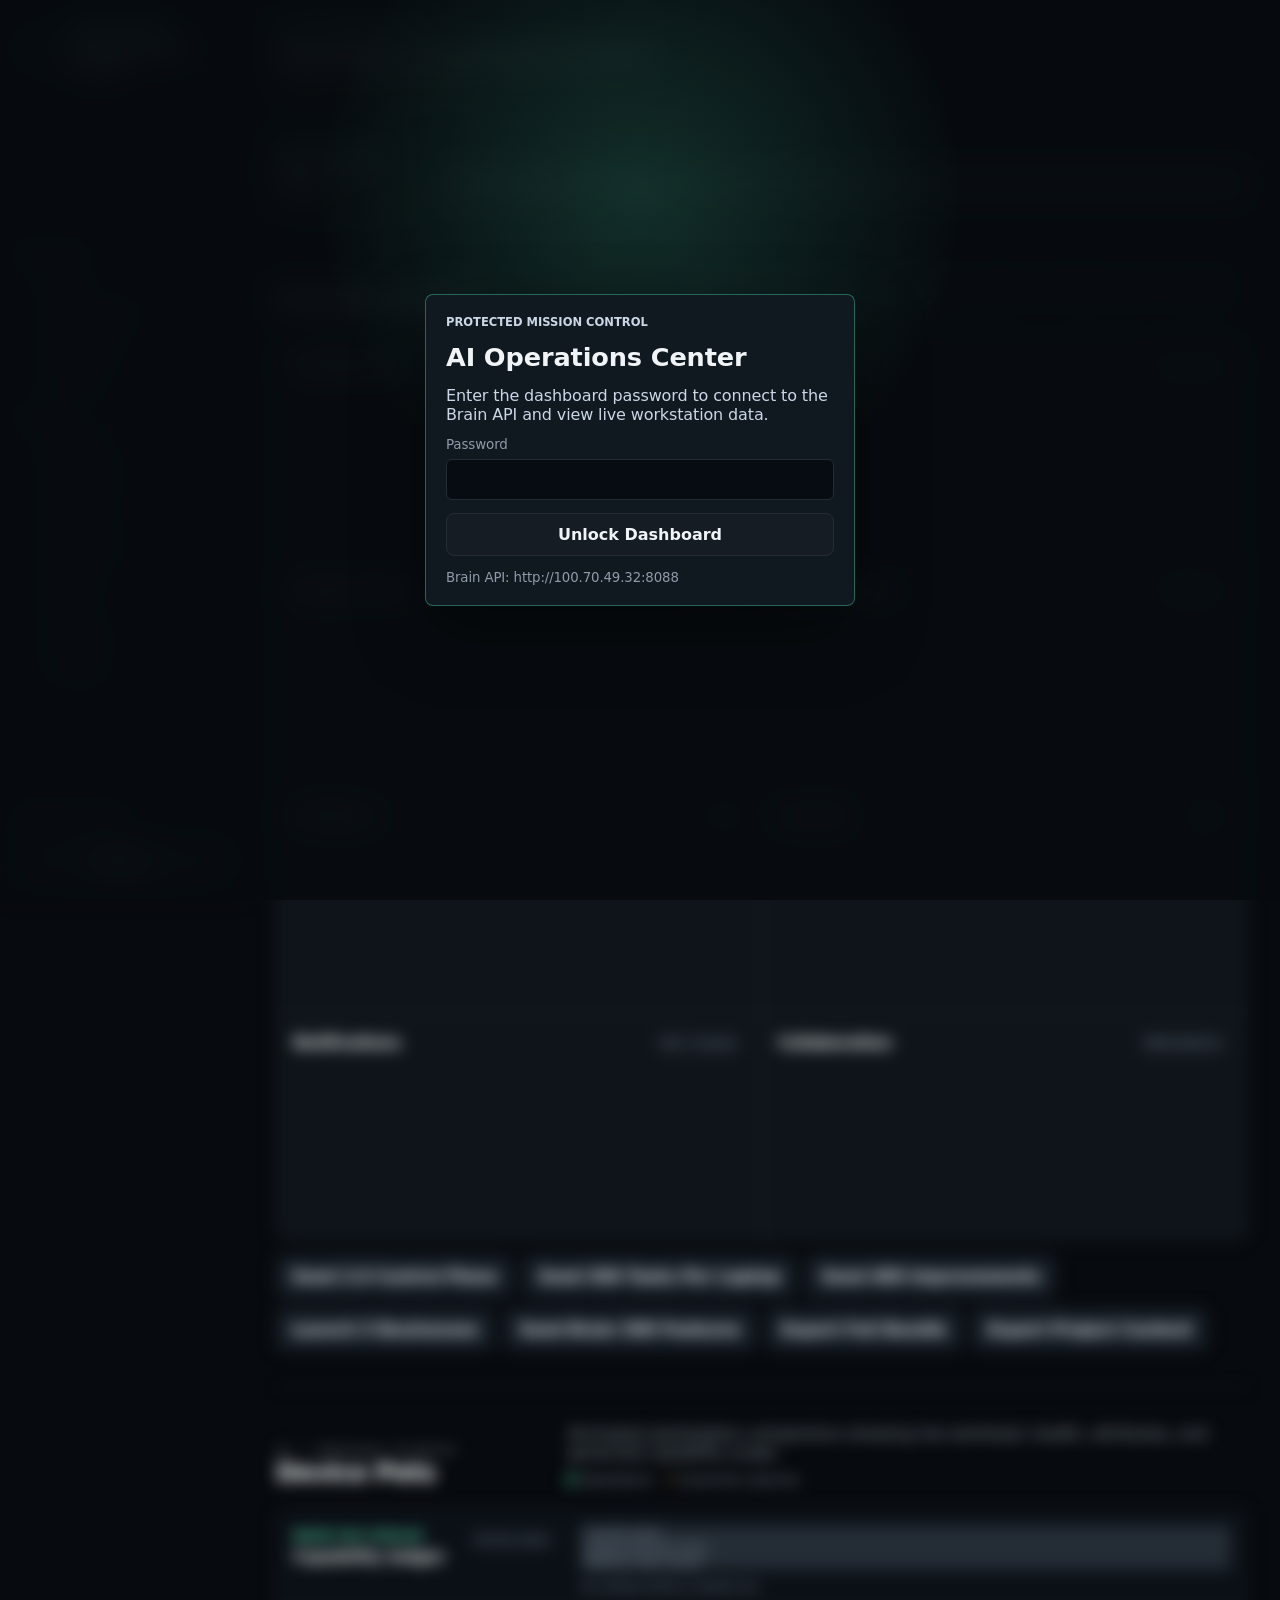
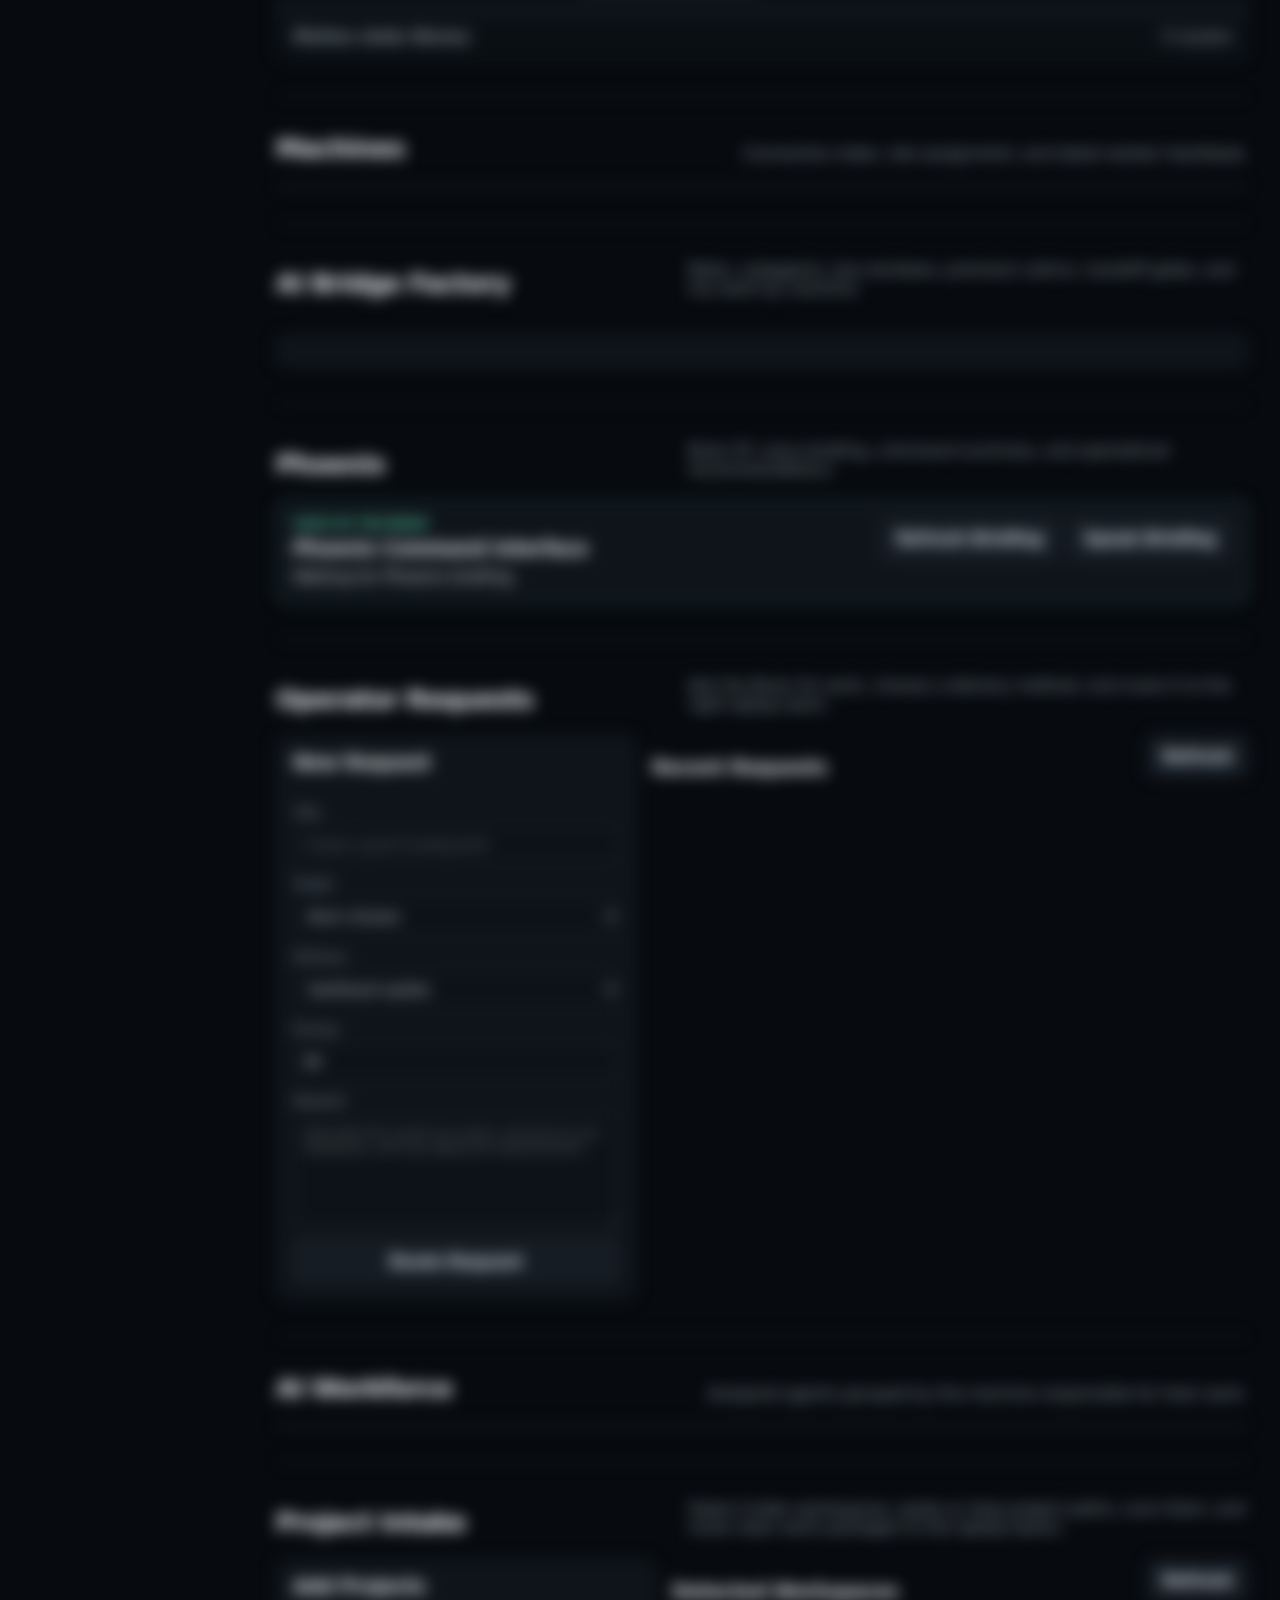
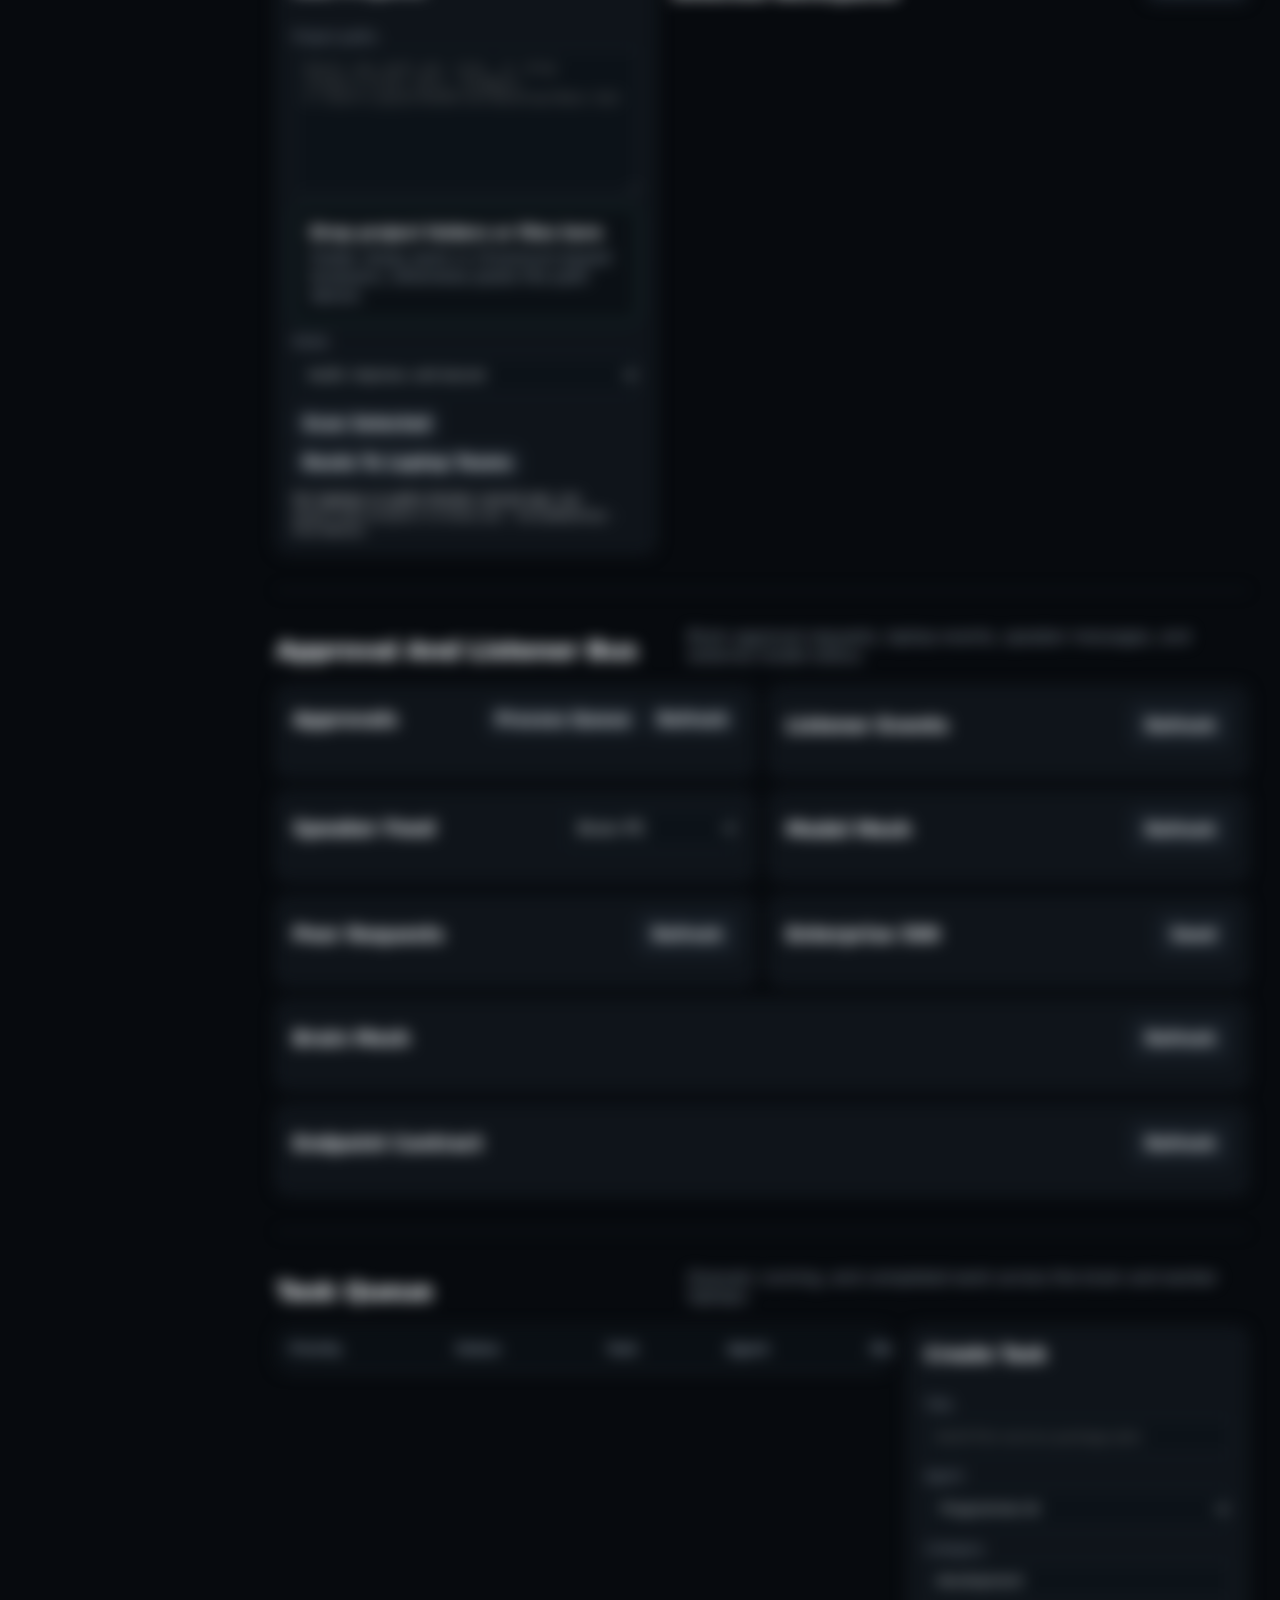
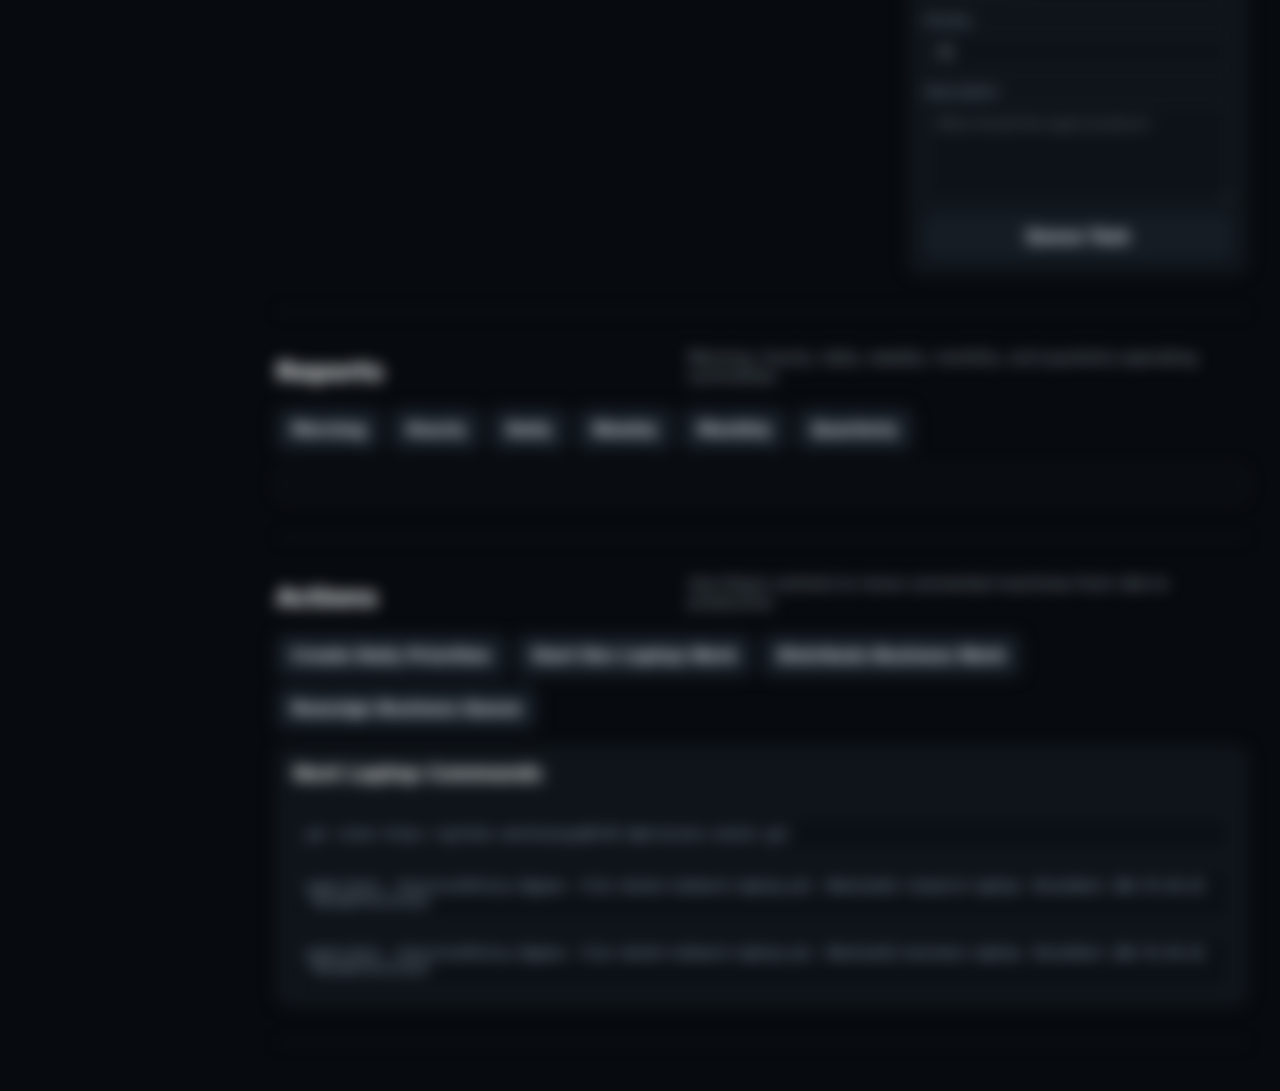
<file: dashboard/index.html>
<!doctype html>
<html lang="en">
  <head>
    <meta charset="utf-8" />
    <meta name="viewport" content="width=device-width, initial-scale=1" />
    <title>AI Operations Center</title>
    <link rel="stylesheet" href="./styles.css?v=command-center-pets-20260713h-motion4-petpop2" />
  </head>
  <body>
    <a class="skip-link" href="#command-workspace">Skip to command workspace</a>
    <section id="dashboard-lock" class="dashboard-lock" aria-labelledby="lock-title">
      <form id="dashboard-login-form" class="dashboard-login">
        <p class="eyebrow">Protected Mission Control</p>
        <h1 id="lock-title">AI Operations Center</h1>
        <p>Enter the dashboard password to connect to the Brain API and view live workstation data.</p>
        <label>
          Password
          <input name="password" type="password" autocomplete="current-password" required />
        </label>
        <button type="submit">Unlock Dashboard</button>
        <small id="dashboard-login-message">Brain API will be detected automatically.</small>
      </form>
    </section>
    <div class="app-shell">
      <aside class="sidebar">
        <div class="sidebar-brand">
          <span class="brand-mark" aria-hidden="true">B</span>
          <div>
            <p class="eyebrow">Bleujay Brain</p>
            <h1>AI Operations Center</h1>
          </div>
        </div>
        <nav aria-label="Dashboard sections">
          <span class="nav-label">Monitor</span>
          <a href="#noc"><span>01</span>NOC</a>
          <a href="#device-pets"><span>02</span>Device Pets</a>
          <a href="#machines"><span>03</span>Machines</a>
          <a href="#factory"><span>04</span>Factory</a>
          <span class="nav-label">Operate</span>
          <a href="#phoenix"><span>05</span>Phoenix</a>
          <a href="#operator-requests"><span>06</span>Requests</a>
          <a href="#project-intake"><span>07</span>Projects</a>
          <a href="#brain-bus"><span>08</span>Brain Bus</a>
          <a href="#agents"><span>09</span>Agents</a>
          <a href="#tasks"><span>10</span>Tasks</a>
          <a href="#reports"><span>11</span>Reports</a>
          <a href="#actions"><span>12</span>Actions</a>
        </nav>
        <div class="sidebar-footer">
          <span id="last-refresh">Waiting for data</span>
          <button id="refresh-button" type="button">Refresh</button>
        </div>
      </aside>

      <main id="command-workspace">
        <section class="topbar" aria-labelledby="overview-title">
          <div>
            <p class="eyebrow live-eyebrow"><span aria-hidden="true"></span>Live command view</p>
            <h2 id="overview-title">Workforce command center</h2>
            <p id="api-connection-status" class="connection-status">Waiting for dashboard unlock.</p>
          </div>
          <div class="status-strip" id="summary-strip"></div>
        </section>

        <section id="release-assurance" class="release-assurance" aria-labelledby="release-assurance-title" data-release-stage="waiting">
          <div class="release-assurance-heading">
            <div>
              <p class="eyebrow">Release assurance</p>
              <h2 id="release-assurance-title">Live contract gates</h2>
            </div>
            <span id="release-assurance-status" class="release-status pending" role="status">Waiting for live contracts</span>
          </div>
          <div id="release-assurance-gates" class="release-assurance-gates" aria-live="polite">
            <span class="muted">Assurance gates initialize after dashboard unlock.</span>
          </div>
          <p id="release-assurance-updated" class="release-assurance-updated">No assurance snapshot yet.</p>
        </section>

        <section id="noc" class="workspace-section noc-section">
          <div class="section-heading">
            <h2>Enterprise NOC</h2>
            <p>Mission Control view for workforce, projects, infrastructure, AI usage, security, notifications, and KPIs.</p>
          </div>
          <div class="noc-grid">
            <article class="noc-panel">
              <header><h3>AI Workforce</h3><span id="noc-ai-updated" class="pill">live</span></header>
              <div id="noc-workforce" class="noc-metrics"></div>
            </article>
            <article class="noc-panel">
              <header><h3>Projects</h3><span class="pill">Brain split</span></header>
              <div id="noc-projects" class="compact-list"></div>
            </article>
            <article class="noc-panel">
              <header><h3>Business KPIs</h3><span class="pill">Revenue</span></header>
              <div id="noc-business" class="noc-metrics"></div>
            </article>
            <article class="noc-panel">
              <header><h3>Infrastructure</h3><span class="pill">Telemetry</span></header>
              <div id="noc-infra" class="compact-list"></div>
            </article>
            <article class="noc-panel">
              <header><h3>AI Metrics</h3><span class="pill">Cost</span></header>
              <div id="noc-ai-metrics" class="noc-metrics"></div>
            </article>
            <article class="noc-panel">
              <header><h3>Security</h3><span class="pill">Audit</span></header>
              <div id="noc-security" class="compact-list"></div>
            </article>
            <article class="noc-panel">
              <header><h3>Notifications</h3><span class="pill">Ack / snooze</span></header>
              <div id="noc-notifications" class="compact-list"></div>
            </article>
            <article class="noc-panel">
              <header><h3>Collaboration</h3><span class="pill">Workstations</span></header>
              <div id="noc-collaboration" class="compact-list"></div>
            </article>
          </div>
          <div class="export-panel">
            <button id="ops2-seed" type="button">Seed 2.0 Control Plane</button>
            <button id="ops2-seed-laptop-work" type="button">Seed 500 Tasks Per Laptop</button>
            <button id="ops2-seed-expansion" type="button">Seed 400 Improvements</button>
            <button id="ops2-seed-businesses" type="button">Launch 5 Businesses</button>
            <button id="enterprise-feature-seed" type="button">Seed Brain 500 Features</button>
            <button id="ops2-export-all" type="button">Export Full Bundle</button>
            <button id="ops2-export-project" type="button">Export Project Context</button>
          </div>
        </section>

        <section id="device-pets" class="workspace-section">
          <div class="section-heading pet-section-heading">
            <div>
              <p class="section-index">02 / Companion telemetry</p>
              <h2>Device Pets</h2>
            </div>
            <div class="pet-heading-copy">
              <p>Animated workstation companions showing live workload, health, attributes, and governed capability scope.</p>
              <div class="capability-legend" aria-label="Capability status legend">
                <span><i class="capability-dot operational"></i>Operational</span>
                <span><i class="capability-dot governed"></i>Governed / planned</span>
              </div>
            </div>
          </div>
          <section id="brain-feature-counter" class="brain-feature-counter" aria-labelledby="brain-feature-counter-title" aria-live="polite">
            <div class="brain-feature-counter-heading">
              <div><p class="eyebrow">Brain 500 catalog</p><h3 id="brain-feature-counter-title">Capability ledger</h3></div>
              <span id="brain-feature-integrity" class="brain-feature-integrity pending">Awaiting ledger</span>
            </div>
            <div id="brain-feature-counts" class="brain-feature-counts"><span class="muted">Counts load independently from lifetime task totals.</span></div>
            <p id="brain-feature-evidence" class="brain-feature-evidence">No catalog evidence snapshot yet.</p>
          </section>
          <div id="pet-capability-overview" class="pet-capability-overview" aria-label="PET capability overview"></div>
          <div class="pet-grid" id="pet-grid"></div>
          <div class="animation-bank">
            <strong>Motion state library</strong>
            <span id="animation-bank-count">0 loaded</span>
          </div>
        </section>

        <section id="machines" class="workspace-section">
          <div class="section-heading">
            <h2>Machines</h2>
            <p>Connection state, role assignment, and latest worker heartbeat.</p>
          </div>
          <div class="machine-grid" id="machine-grid"></div>
        </section>

        <section id="factory" class="workspace-section">
          <div class="section-heading">
            <h2>AI Bridge Factory</h2>
            <p>Roles, subagents, due windows, precheck rubrics, handoff gates, and live work by machine.</p>
          </div>
          <div class="factory-grid" id="factory-grid"></div>
          <div class="factory-gates" id="factory-gates"></div>
        </section>

        <section id="phoenix" class="workspace-section phoenix-section">
          <div class="section-heading">
            <h2>Phoenix</h2>
            <p>Brain PC voice briefing, command summary, and operational recommendations.</p>
          </div>
          <div class="phoenix-console">
            <div>
              <p class="eyebrow">Voice of the Brain</p>
              <h3>Phoenix Command Interface</h3>
              <p id="phoenix-summary">Waiting for Phoenix briefing.</p>
            </div>
            <div class="phoenix-actions">
              <button id="phoenix-refresh" type="button">Refresh Briefing</button>
              <button id="phoenix-speak" type="button">Speak Briefing</button>
            </div>
          </div>
        </section>

        <section id="operator-requests" class="workspace-section">
          <div class="section-heading">
            <h2>Operator Requests</h2>
            <p>Ask the Brain for work, choose a delivery method, and route it to the right laptop team.</p>
          </div>
          <div class="request-layout">
            <form id="operator-request-form" class="task-form">
              <h3>New Request</h3>
              <label>
                Title
                <input name="title" required placeholder="Create a grant funding brief" />
              </label>
              <label>
                Target
                <select name="target_machine_id">
                  <option value="">Brain chooses</option>
                  <option value="brain-gaming-pc">Brain PC</option>
                  <option value="dev-laptop">Dev Laptop</option>
                  <option value="research-laptop">Research Laptop</option>
                  <option value="business-laptop">Business Laptop</option>
                </select>
              </label>
              <label>
                Delivery
                <select name="output_format">
                  <option value="dashboard">Dashboard update</option>
                  <option value="pdf">PDF report</option>
                  <option value="docx">DOCX document</option>
                  <option value="email">Email draft</option>
                  <option value="spreadsheet">Spreadsheet</option>
                  <option value="github">GitHub artifact</option>
                </select>
              </label>
              <label>
                Priority
                <input name="priority" type="number" min="1" max="100" value="80" />
              </label>
              <label>
                Request
                <textarea name="request_body" rows="6" required placeholder="Describe the result you want, sources to use, deadlines, and any approval requirements."></textarea>
              </label>
              <button type="submit">Route Request</button>
            </form>
            <div>
              <div class="section-heading compact-heading">
                <h3>Recent Requests</h3>
                <button id="refresh-operator-requests" type="button">Refresh</button>
              </div>
              <div id="operator-request-list" class="compact-list request-list"></div>
            </div>
          </div>
        </section>

        <section id="agents" class="workspace-section">
          <div class="section-heading">
            <h2>AI Workforce</h2>
            <p>Assigned agents grouped by the machine responsible for their work.</p>
          </div>
          <div class="agent-matrix" id="agent-matrix"></div>
        </section>

        <section id="project-intake" class="workspace-section project-intake-section">
          <div class="section-heading">
            <h2>Project Intake</h2>
            <p>Select Codex workspaces, paste or drop project paths, scan them, and route clean work packages to the laptop teams.</p>
          </div>
          <div class="project-intake-grid">
            <form id="project-intake-form" class="task-form project-intake-form">
              <h3>Add Projects</h3>
              <label>
                Project paths
                <textarea id="project-paths" name="paths" rows="7" placeholder="Paste one path per line, or drop folders/files here. Example: C:\Users\jayla\OneDrive\Desktop\Race Aid"></textarea>
              </label>
              <div id="project-drop-zone" class="project-drop-zone" tabindex="0">
                <strong>Drop project folders or files here</strong>
                <span>Folder drops work in Chromium-based browsers; otherwise paste the path above.</span>
              </div>
              <label>
                Mode
                <select id="project-route-mode" name="mode">
                  <option value="audit-and-improve">Audit, improve, and secure</option>
                  <option value="feature-roadmap">Feature roadmap</option>
                  <option value="security-hardening">Security hardening</option>
                  <option value="business-monetization">Business monetization</option>
                </select>
              </label>
              <div class="mini-actions">
                <button id="scan-projects" type="submit">Scan Selected</button>
                <button id="route-projects" type="button">Route To Laptop Teams</button>
              </div>
              <small>For laptops or paths Docker cannot see, run <code>docker\scan-projects-to-brain.ps1 -IncludeDesktop -PostToBrain</code>.</small>
            </form>
            <div>
              <div class="section-heading compact-heading">
                <h3>Detected Workspaces</h3>
                <button id="refresh-project-intake" type="button">Refresh</button>
              </div>
              <div id="project-intake-list" class="compact-list project-intake-list"></div>
            </div>
          </div>
        </section>

        <section id="brain-bus" class="workspace-section">
          <div class="section-heading">
            <h2>Approval And Listener Bus</h2>
            <p>Brain approval requests, laptop events, speaker messages, and external model status.</p>
          </div>
          <div class="bus-grid">
            <section class="bus-panel">
              <header>
                <h3>Approvals</h3>
                <div class="mini-actions">
                  <button id="process-approvals" type="button">Process Queue</button>
                  <button id="refresh-approvals" type="button">Refresh</button>
                </div>
              </header>
              <div id="approval-list" class="compact-list"></div>
            </section>
            <section class="bus-panel">
              <header>
                <h3>Listener Events</h3>
                <button id="refresh-listener" type="button">Refresh</button>
              </header>
              <div id="listener-list" class="compact-list"></div>
            </section>
            <section class="bus-panel">
              <header>
                <h3>Speaker Feed</h3>
                <select id="speaker-target">
                  <option value="brain-gaming-pc">Brain PC</option>
                  <option value="dev-laptop">Dev Laptop</option>
                  <option value="research-laptop">Research Laptop</option>
                  <option value="business-laptop">Business Laptop</option>
                </select>
              </header>
              <div id="speaker-list" class="compact-list"></div>
            </section>
            <section class="bus-panel">
              <header>
                <h3>Model Mesh</h3>
                <button id="refresh-integrations" type="button">Refresh</button>
              </header>
              <div id="integration-list" class="compact-list"></div>
            </section>
            <section class="bus-panel">
              <header>
                <h3>Peer Requests</h3>
                <button id="refresh-collaboration" type="button">Refresh</button>
              </header>
              <div id="peer-request-list" class="compact-list"></div>
            </section>
            <section class="bus-panel">
              <header>
                <h3>Enterprise 500</h3>
                <button id="seed-enterprise-features" type="button">Seed</button>
              </header>
              <div id="enterprise-feature-list" class="compact-list"></div>
            </section>
            <section class="bus-panel bus-panel-wide">
              <header>
                <h3>Brain Mesh</h3>
                <button id="refresh-node-mesh" type="button">Refresh</button>
              </header>
              <div id="node-mesh-list" class="compact-list mesh-list"></div>
            </section>
            <section class="bus-panel bus-panel-wide">
              <header>
                <h3>Endpoint Contract</h3>
                <button id="refresh-endpoints" type="button">Refresh</button>
              </header>
              <div id="endpoint-list" class="compact-list endpoint-list"></div>
            </section>
          </div>
        </section>

        <section id="tasks" class="workspace-section">
          <div class="section-heading">
            <h2>Task Queue</h2>
            <p>Queued, running, and completed work across the brain and worker laptops.</p>
          </div>
          <div class="task-layout">
            <div class="task-table-wrap">
              <table>
                <thead>
                  <tr>
                    <th>Priority</th>
                    <th>Status</th>
                    <th>Task</th>
                    <th>Agent</th>
                    <th>Machine</th>
                  </tr>
                </thead>
                <tbody id="task-table"></tbody>
              </table>
            </div>
            <form id="task-form" class="task-form">
              <h3>Create Task</h3>
              <label>
                Title
                <input name="title" required placeholder="Build first service package plan" />
              </label>
              <label>
                Agent
                <select name="agent_id">
                  <option value="programmer">Programmer AI</option>
                  <option value="code-reviewer">Code Reviewer</option>
                  <option value="website-builder">Website Builder</option>
                  <option value="lead-generation">Lead Generation</option>
                  <option value="grant-scout">Grant Scout</option>
                  <option value="business-manager">Business Manager</option>
                </select>
              </label>
              <label>
                Category
                <input name="category" value="development" />
              </label>
              <label>
                Priority
                <input name="priority" type="number" min="1" max="100" value="75" />
              </label>
              <label>
                Description
                <textarea name="description" rows="5" required placeholder="What should the agent produce?"></textarea>
              </label>
              <button type="submit">Queue Task</button>
            </form>
          </div>
        </section>

        <section id="reports" class="workspace-section">
          <div class="section-heading">
            <h2>Reports</h2>
            <p>Morning, hourly, daily, weekly, monthly, and quarterly operating summaries.</p>
          </div>
          <div class="report-controls">
            <button data-report="morning" type="button">Morning</button>
            <button data-report="hourly" type="button">Hourly</button>
            <button data-report="daily" type="button">Daily</button>
            <button data-report="weekly" type="button">Weekly</button>
            <button data-report="monthly" type="button">Monthly</button>
            <button data-report="quarterly" type="button">Quarterly</button>
          </div>
          <pre id="report-output"></pre>
        </section>

        <section id="actions" class="workspace-section actions-section">
          <div class="section-heading">
            <h2>Actions</h2>
            <p>Use these controls to move connected machines from idle to productive.</p>
          </div>
          <div class="action-row">
            <button id="daily-priorities" type="button">Create Daily Priorities</button>
            <button id="dev-kickoff" type="button">Start Dev Laptop Work</button>
            <button id="business-continuity" type="button">Distribute Business Work</button>
            <button id="redistribute-business" type="button">Reassign Business Queue</button>
          </div>
          <div class="command-panel">
            <h3>Next Laptop Commands</h3>
            <code>git clone https://github.com/bluejay88/AI-Operations-center.git</code>
            <code>powershell -ExecutionPolicy Bypass -File docker\onboard-laptop.ps1 -MachineId research-laptop -BrainHost 100.70.49.32 -RenameTailscale</code>
            <code>powershell -ExecutionPolicy Bypass -File docker\onboard-laptop.ps1 -MachineId business-laptop -BrainHost 100.70.49.32 -RenameTailscale</code>
          </div>
        </section>
      </main>
    </div>

    <div id="toast" role="status" aria-live="polite"></div>
    <script src="./app.js?v=command-center-pets-20260713h-motion4-petpop2"></script>
  </body>
</html>
</file>
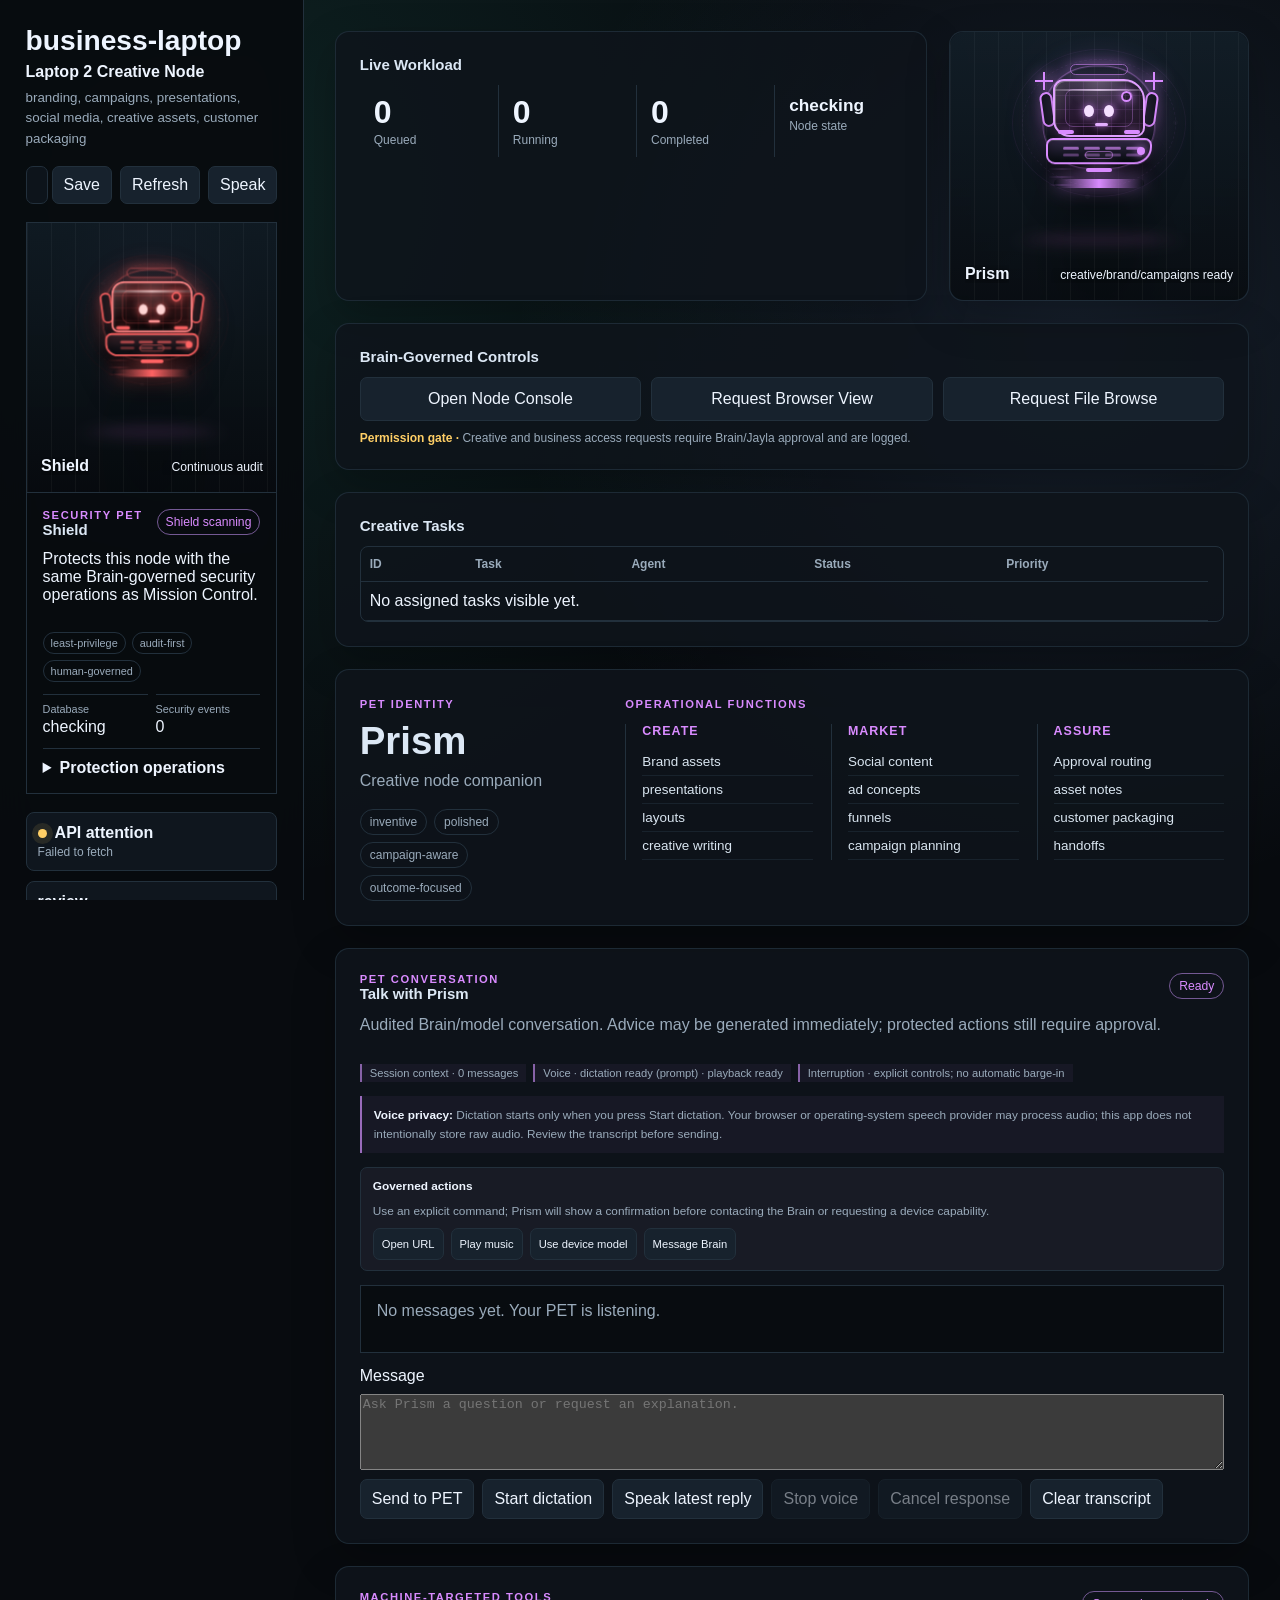
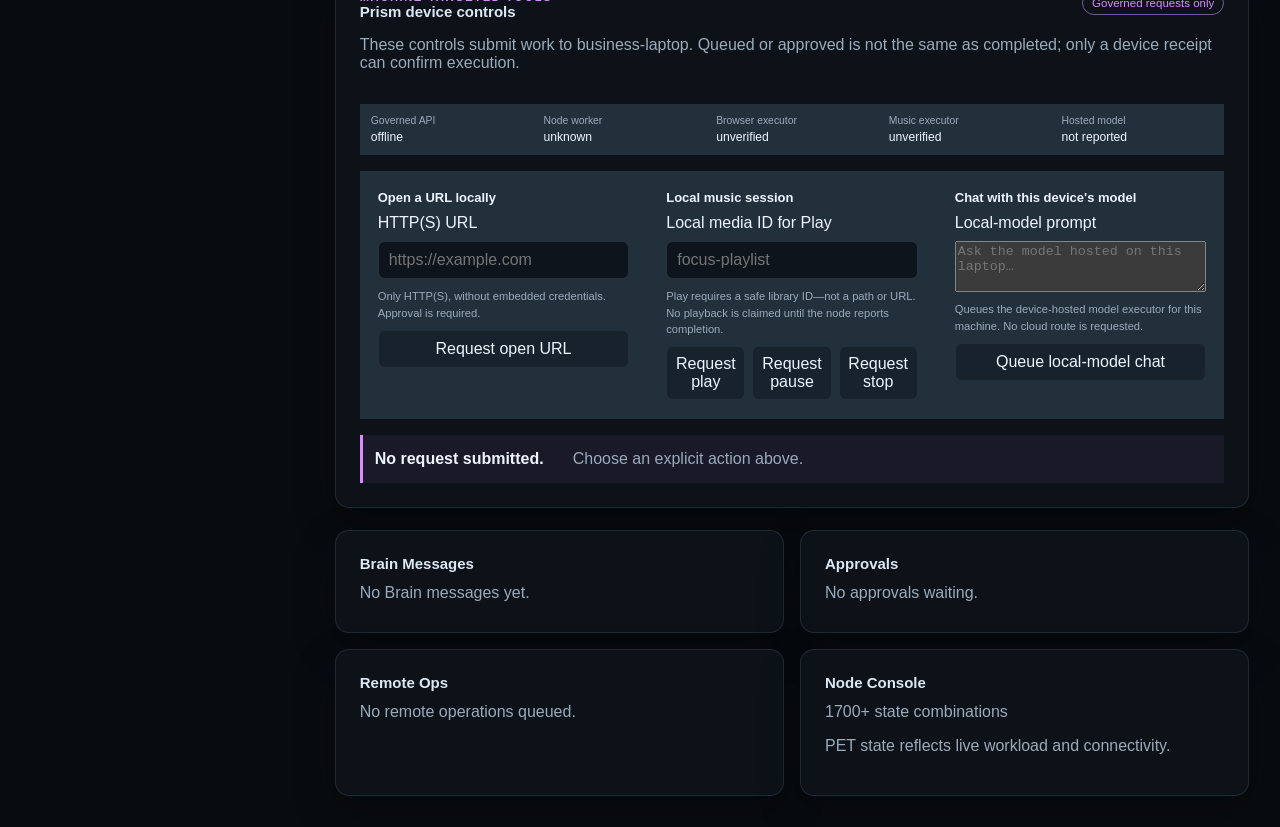
<file: laptop_packages/business-laptop/index.html>
<!doctype html>
<html lang="en">
  <head>
    <meta charset="utf-8">
    <meta name="viewport" content="width=device-width, initial-scale=1">
    <title>Creative Node Console</title>
    <link rel="stylesheet" href="../shared/mini-dashboard.css?v=pet-command-20260713r">
  </head>
  <body data-machine-id="business-laptop" data-role="Laptop 2 Creative Node" data-pet="Prism" data-specialty="branding, campaigns, presentations, social media, creative assets, customer packaging" data-brain-host="100.70.49.32">
    <div class="shell">
      <aside class="side-rail">
        <h1 class="machine-name">business-laptop</h1>
        <p class="machine-role muted">Laptop 2 Creative Node</p>
        <small class="specialty">branding, campaigns, presentations, social media, creative assets, customer packaging</small>
        <div class="toolbar">
          <input id="brain-host" aria-label="Brain host">
          <button id="save-brain" type="button">Save</button>
          <button id="refresh" type="button">Refresh</button>
          <button id="speak" type="button">Speak</button>
        </div>
        <div class="shield-row"><div class="shield-pet" aria-hidden="true"></div><div><h2>Shield</h2><p id="shield-state">Scanning</p><small>Database: <span id="db-state">checking</span></small></div></div>
        <div class="status-grid">
          <div class="status-tile"><strong id="heartbeat-state" class="live-dot attention">checking</strong><span id="heartbeat-detail">Checking Brain API connection.</span></div>
          <div class="status-tile"><strong id="metric-ssh">checking</strong><span>Tailscale SSH control</span></div>
          <div class="status-tile"><strong id="metric-latency">--</strong><span>Brain latency</span></div>
        </div>
      </aside>
      <main class="workspace">
        <section class="top-strip">
          <div class="panel panel-pad"><h2>Live Workload</h2><div class="metric-grid"><div class="metric"><strong id="metric-queue">0</strong><span>Queued</span></div><div class="metric"><strong id="metric-running">0</strong><span>Running</span></div><div class="metric"><strong id="metric-done">0</strong><span>Completed</span></div><div class="metric"><strong id="metric-health">checking</strong><span>Node state</span></div></div></div>
          <div class="panel pet-stage pet-business pet-state-connecting" data-task="working"><div class="pet anim-connecting"><span class="pet-fx pet-fx-left"></span><span class="pet-fx pet-fx-right"></span><span class="pet-roll-burst"></span><span class="pet-aura"></span><span class="pet-halo"></span><span class="pet-ear left"></span><span class="pet-ear right"></span><span class="pet-screenplate"><span class="pet-gridlines"></span><span class="pet-scanline"></span><span class="pet-badge"></span><span class="pet-eye left"></span><span class="pet-eye right"></span><span class="pet-mouth"></span></span><span class="pet-keyboard"><span></span><span></span><span></span><span></span></span><span class="pet-trackpad"></span><span class="pet-base"></span><span class="pet-port left"></span><span class="pet-port right"></span><span class="pet-status-light"></span><span class="pet-tool"></span><div class="pet-name">Prism</div><div class="pet-status">Booting</div></div></div>
        </section>
        <section class="panel panel-pad"><h2>Brain-Governed Controls</h2><div class="control-grid"><button id="request-dashboard" type="button">Open Node Console</button><button id="request-browser" type="button">Request Browser View</button><button id="request-files" type="button">Request File Browse</button></div><p class="command-note muted">Creative and business access requests require Brain/Jayla approval and are logged.</p></section>
        <section class="panel panel-pad"><h2>Creative Tasks</h2><div class="table-wrap"><table><thead><tr><th>ID</th><th>Task</th><th>Agent</th><th>Status</th><th>Priority</th></tr></thead><tbody id="task-body"></tbody></table></div></section>
        <section id="capability-profile" class="panel panel-pad capability-profile" aria-label="Prism identity and capabilities"></section>
        <section class="feed-grid"><div class="panel panel-pad"><h2>Brain Messages</h2><div id="message-list" class="feed-list"></div></div><div class="panel panel-pad"><h2>Approvals</h2><div id="approval-list" class="feed-list"></div></div><div class="panel panel-pad"><h2>Remote Ops</h2><div id="remote-list" class="feed-list"></div></div><div class="panel panel-pad node-notes"><h2>Node Console</h2><p class="variant-count muted"></p><p class="muted">PET state reflects live workload and connectivity.</p></div></section>
      </main>
    </div>
    <script src="../shared/mini-dashboard.js?v=pet-command-20260713r"></script>
  </body>
</html>
</file>
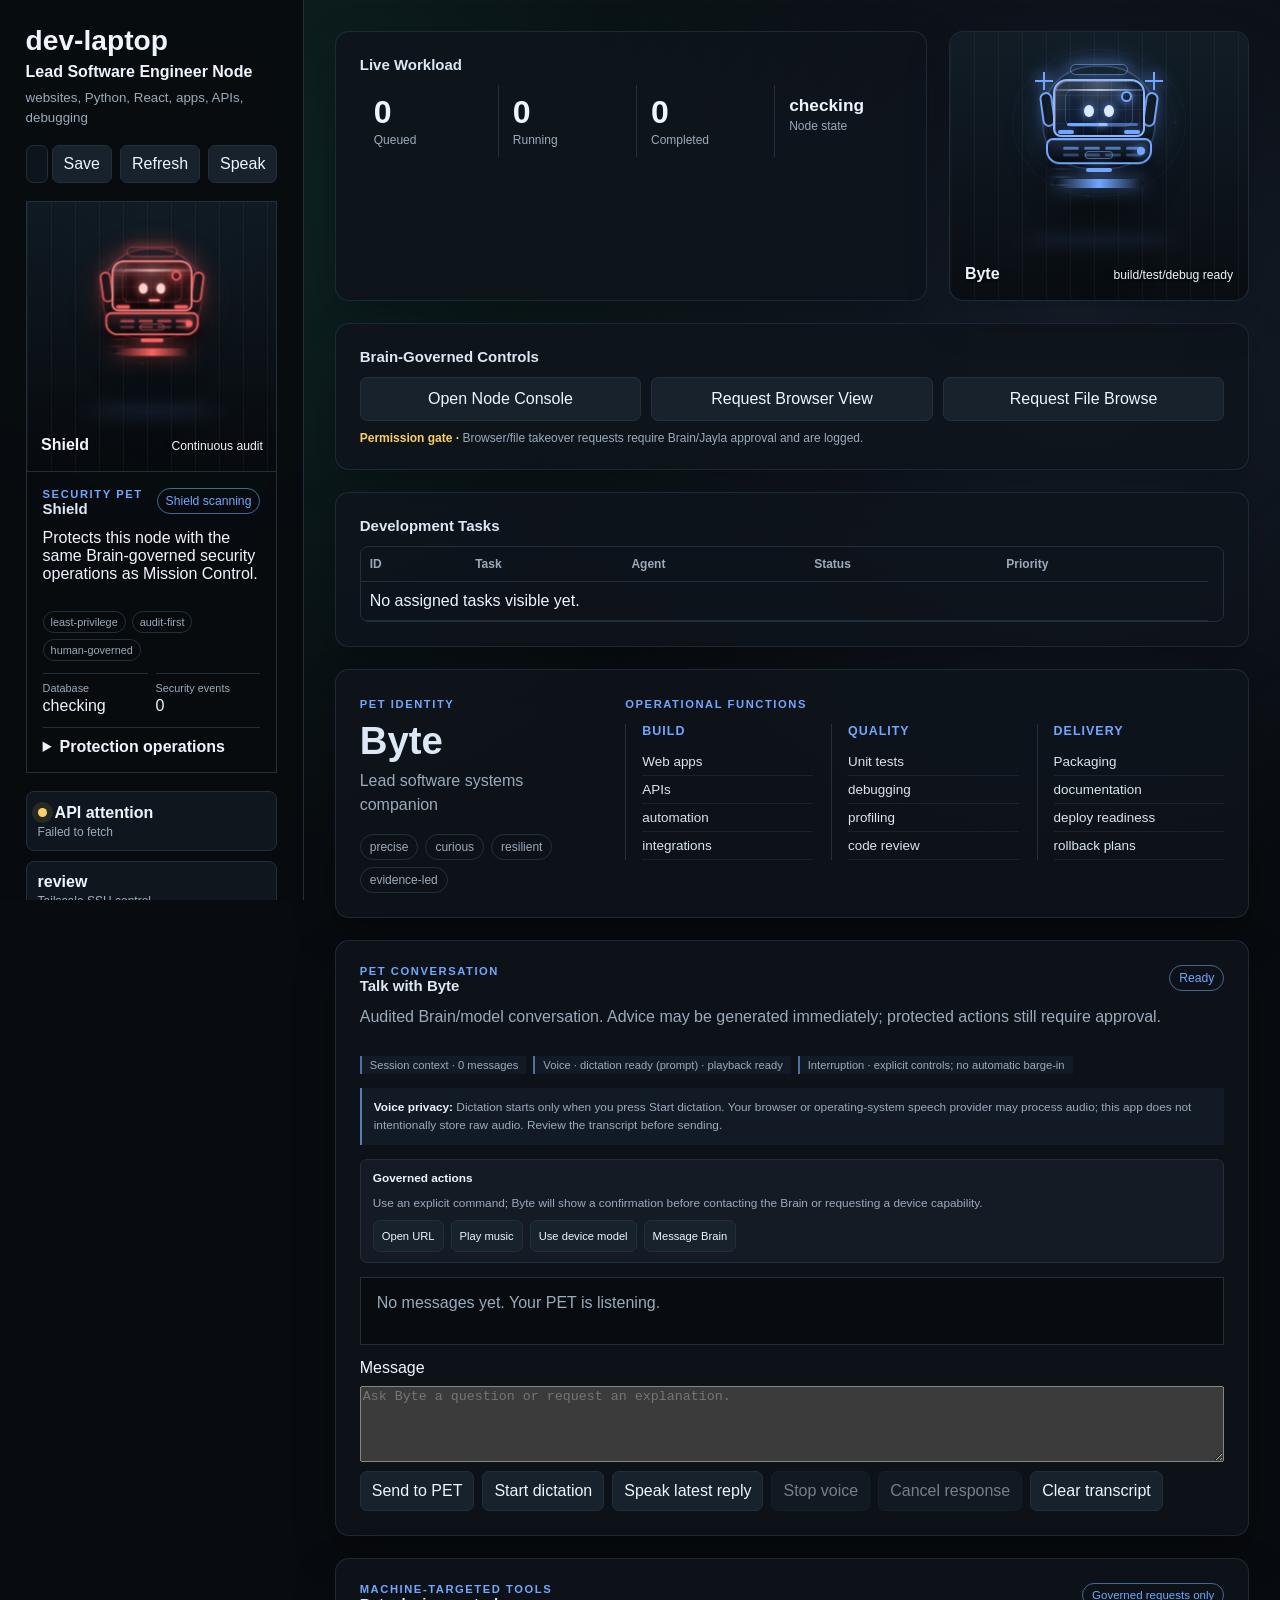
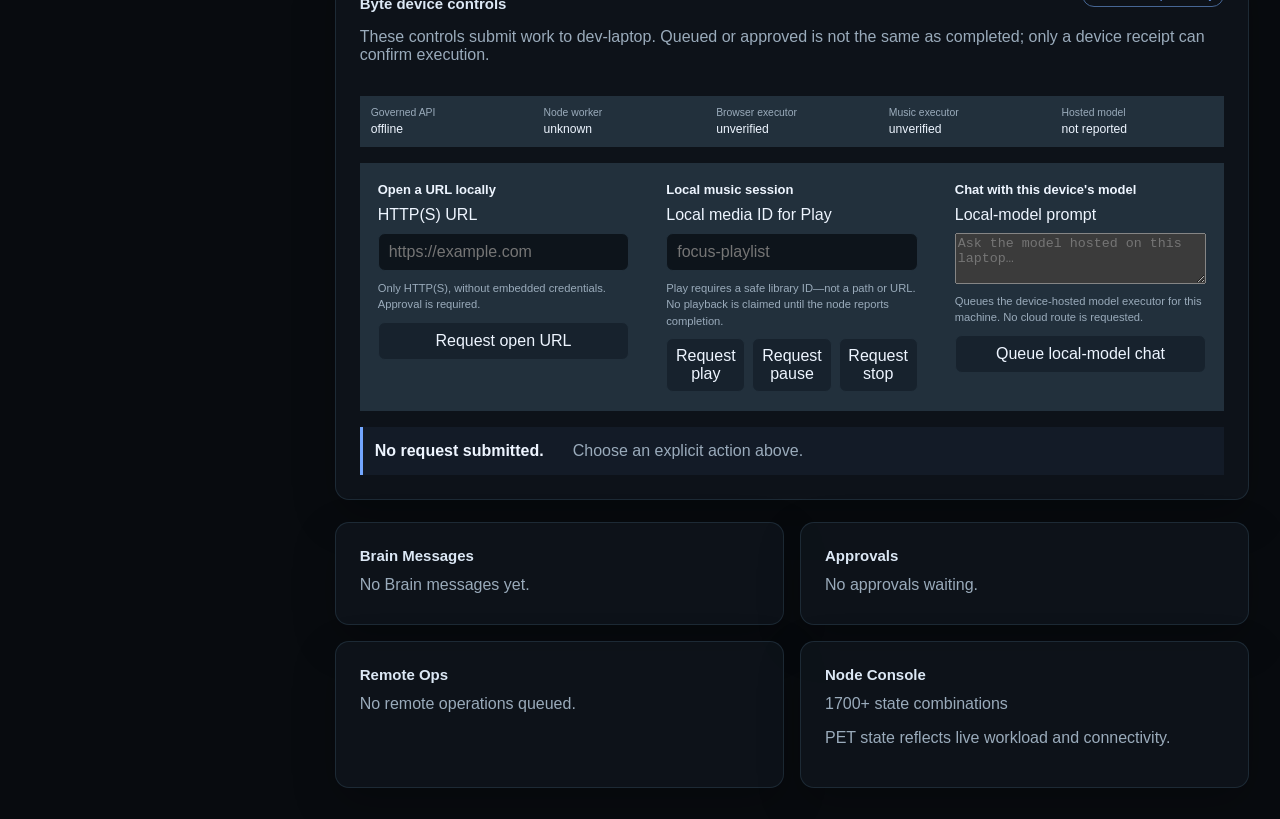
<file: laptop_packages/dev-laptop/index.html>
<!doctype html>
<html lang="en">
  <head>
    <meta charset="utf-8">
    <meta name="viewport" content="width=device-width, initial-scale=1">
    <title>Dev Laptop Node Console</title>
    <link rel="stylesheet" href="../shared/mini-dashboard.css?v=pet-command-20260713r">
  </head>
  <body data-machine-id="dev-laptop" data-role="Lead Software Engineer Node" data-pet="Byte" data-specialty="websites, Python, React, apps, APIs, debugging" data-brain-host="100.70.49.32">
    <div class="shell">
      <aside class="side-rail">
        <div class="identity">
          <div>
            <h1 class="machine-name">dev-laptop</h1>
            <p class="machine-role muted">Lead Software Engineer Node</p>
            <small class="specialty">websites, Python, React, apps, APIs, debugging</small>
          </div>
        </div>
        <div class="toolbar">
          <input id="brain-host" aria-label="Brain host">
          <button id="save-brain" type="button">Save</button>
          <button id="refresh" type="button">Refresh</button>
          <button id="speak" type="button">Speak</button>
        </div>
        <div class="shield-row">
          <div class="shield-pet" aria-hidden="true"></div>
          <div>
            <h2>Shield</h2>
            <p id="shield-state">Scanning</p>
            <small>Database: <span id="db-state">checking</span></small>
          </div>
        </div>
        <div class="status-grid">
          <div class="status-tile">
            <strong id="heartbeat-state" class="live-dot attention">checking</strong>
            <span id="heartbeat-detail">Checking Brain API connection.</span>
          </div>
          <div class="status-tile">
            <strong id="metric-ssh">checking</strong>
            <span>Tailscale SSH control</span>
          </div>
          <div class="status-tile">
            <strong id="metric-latency">--</strong>
            <span>Brain latency</span>
          </div>
        </div>
      </aside>
      <main class="workspace">
        <section class="top-strip">
          <div class="panel panel-pad">
            <h2>Live Workload</h2>
            <div class="metric-grid">
              <div class="metric"><strong id="metric-queue">0</strong><span>Queued</span></div>
              <div class="metric"><strong id="metric-running">0</strong><span>Running</span></div>
              <div class="metric"><strong id="metric-done">0</strong><span>Completed</span></div>
              <div class="metric"><strong id="metric-health">checking</strong><span>Node state</span></div>
            </div>
          </div>
          <div class="panel pet-stage pet-dev pet-state-connecting" data-task="thinking">
            <div class="pet anim-connecting">
              <span class="pet-fx pet-fx-left"></span><span class="pet-fx pet-fx-right"></span><span class="pet-roll-burst"></span><span class="pet-aura"></span><span class="pet-halo"></span><span class="pet-ear left"></span><span class="pet-ear right"></span><span class="pet-screenplate"><span class="pet-gridlines"></span><span class="pet-scanline"></span><span class="pet-badge"></span><span class="pet-eye left"></span><span class="pet-eye right"></span><span class="pet-mouth"></span></span><span class="pet-keyboard"><span></span><span></span><span></span><span></span></span><span class="pet-trackpad"></span><span class="pet-base"></span><span class="pet-port left"></span><span class="pet-port right"></span><span class="pet-status-light"></span><span class="pet-tool"></span>
              <div class="pet-name">Byte</div>
              <div class="pet-status">Booting</div>
            </div>
          </div>
        </section>
        <section class="panel panel-pad">
          <h2>Brain-Governed Controls</h2>
          <div class="control-grid">
            <button id="request-dashboard" type="button">Open Node Console</button>
            <button id="request-browser" type="button">Request Browser View</button>
            <button id="request-files" type="button">Request File Browse</button>
          </div>
          <p class="command-note muted">Browser/file takeover requests require Brain/Jayla approval and are logged.</p>
        </section>
        <section class="panel panel-pad">
          <h2>Development Tasks</h2>
          <div class="table-wrap">
            <table>
              <thead><tr><th>ID</th><th>Task</th><th>Agent</th><th>Status</th><th>Priority</th></tr></thead>
              <tbody id="task-body"></tbody>
            </table>
          </div>
        </section>
        <section id="capability-profile" class="panel panel-pad capability-profile" aria-label="Byte identity and capabilities"></section>
        <section class="feed-grid">
          <div class="panel panel-pad"><h2>Brain Messages</h2><div id="message-list" class="feed-list"></div></div>
          <div class="panel panel-pad"><h2>Approvals</h2><div id="approval-list" class="feed-list"></div></div>
          <div class="panel panel-pad"><h2>Remote Ops</h2><div id="remote-list" class="feed-list"></div></div>
          <div class="panel panel-pad node-notes"><h2>Node Console</h2><p class="variant-count muted"></p><p class="muted">PET state reflects live workload and connectivity.</p></div>
        </section>
      </main>
    </div>
    <script src="../shared/mini-dashboard.js?v=pet-command-20260713r"></script>
  </body>
</html>
</file>
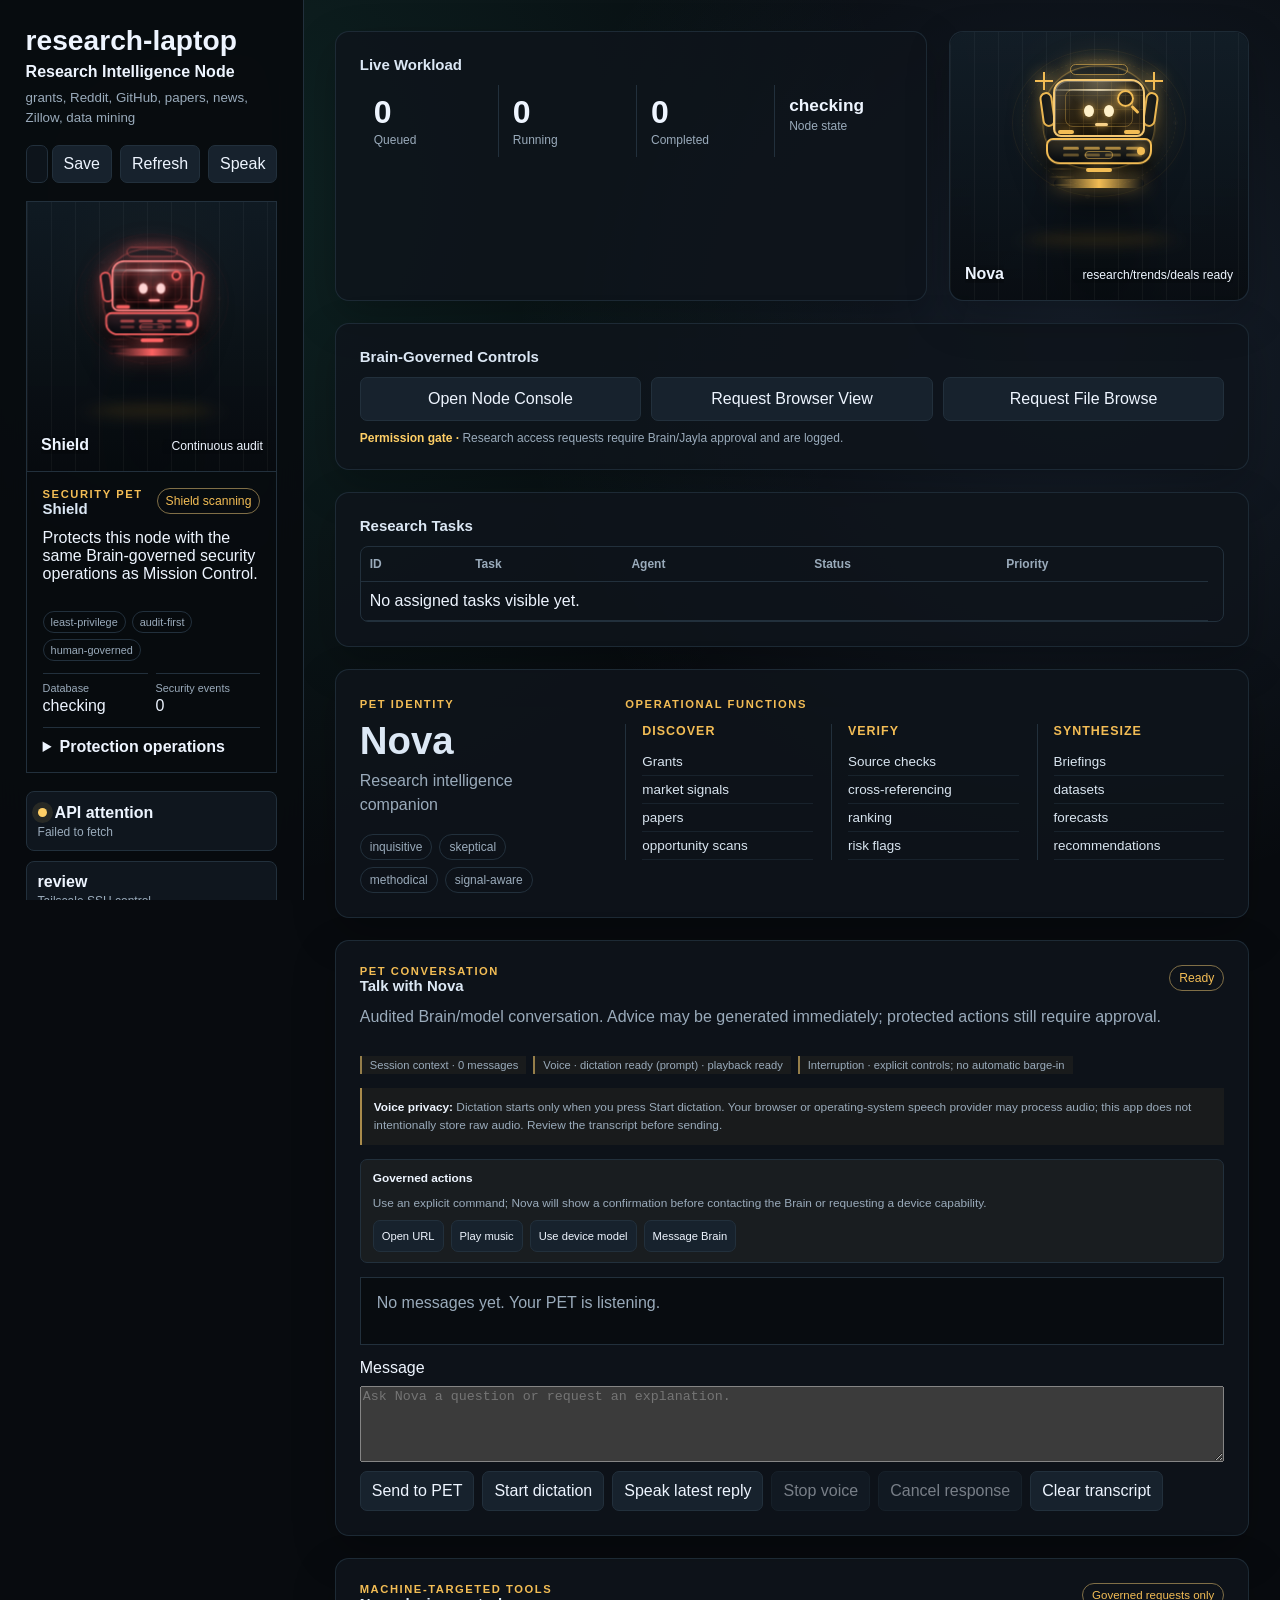
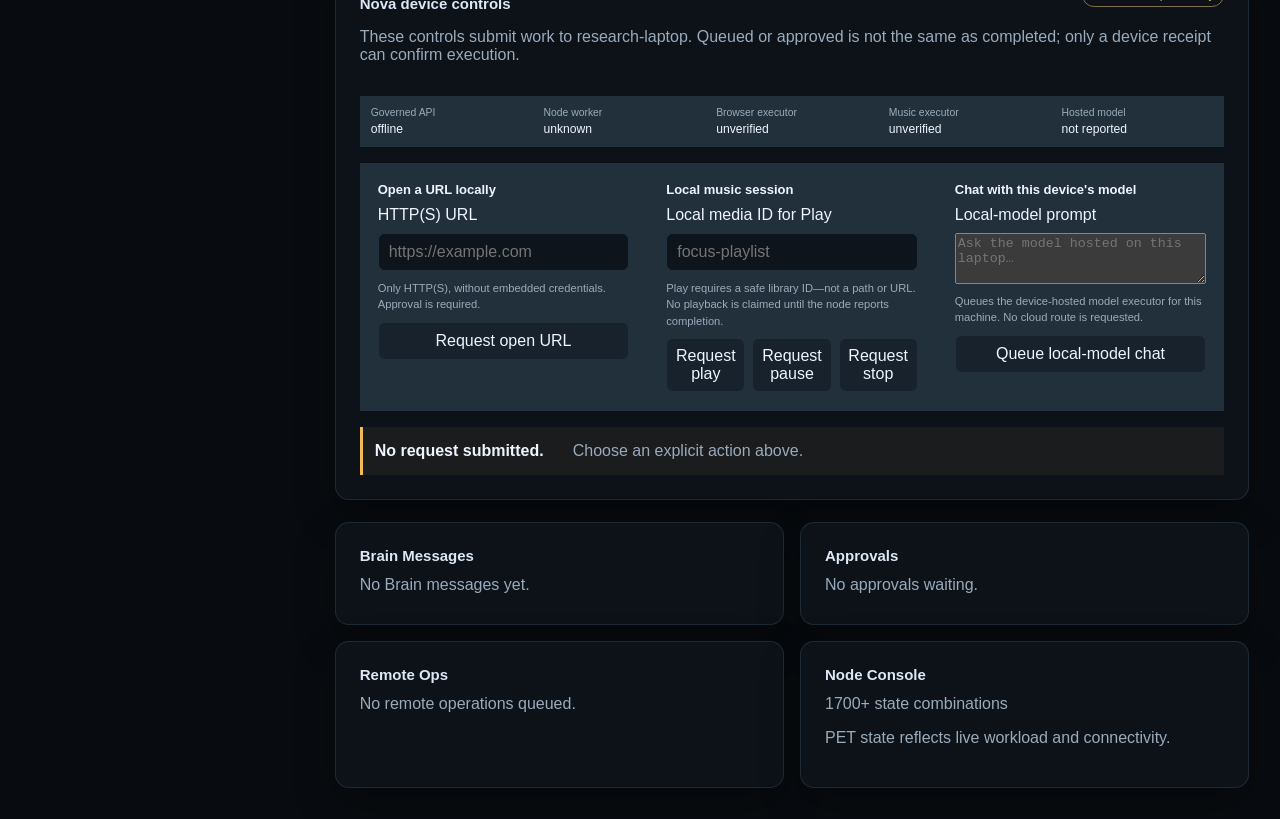
<file: laptop_packages/research-laptop/index.html>
<!doctype html>
<html lang="en">
  <head>
    <meta charset="utf-8">
    <meta name="viewport" content="width=device-width, initial-scale=1">
    <title>Research Laptop Node Console</title>
    <link rel="stylesheet" href="../shared/mini-dashboard.css?v=pet-command-20260713r">
  </head>
  <body data-machine-id="research-laptop" data-role="Research Intelligence Node" data-pet="Nova" data-specialty="grants, Reddit, GitHub, papers, news, Zillow, data mining" data-brain-host="100.70.49.32">
    <div class="shell">
      <aside class="side-rail">
        <h1 class="machine-name">research-laptop</h1>
        <p class="machine-role muted">Research Intelligence Node</p>
        <small class="specialty">grants, Reddit, GitHub, papers, news, Zillow, data mining</small>
        <div class="toolbar">
          <input id="brain-host" aria-label="Brain host">
          <button id="save-brain" type="button">Save</button>
          <button id="refresh" type="button">Refresh</button>
          <button id="speak" type="button">Speak</button>
        </div>
        <div class="shield-row"><div class="shield-pet" aria-hidden="true"></div><div><h2>Shield</h2><p id="shield-state">Scanning</p><small>Database: <span id="db-state">checking</span></small></div></div>
        <div class="status-grid">
          <div class="status-tile"><strong id="heartbeat-state" class="live-dot attention">checking</strong><span id="heartbeat-detail">Checking Brain API connection.</span></div>
          <div class="status-tile"><strong id="metric-ssh">checking</strong><span>Tailscale SSH control</span></div>
          <div class="status-tile"><strong id="metric-latency">--</strong><span>Brain latency</span></div>
        </div>
      </aside>
      <main class="workspace">
        <section class="top-strip">
          <div class="panel panel-pad"><h2>Live Workload</h2><div class="metric-grid"><div class="metric"><strong id="metric-queue">0</strong><span>Queued</span></div><div class="metric"><strong id="metric-running">0</strong><span>Running</span></div><div class="metric"><strong id="metric-done">0</strong><span>Completed</span></div><div class="metric"><strong id="metric-health">checking</strong><span>Node state</span></div></div></div>
          <div class="panel pet-stage pet-research pet-state-connecting" data-task="researching"><div class="pet anim-connecting"><span class="pet-fx pet-fx-left"></span><span class="pet-fx pet-fx-right"></span><span class="pet-roll-burst"></span><span class="pet-aura"></span><span class="pet-halo"></span><span class="pet-ear left"></span><span class="pet-ear right"></span><span class="pet-screenplate"><span class="pet-gridlines"></span><span class="pet-scanline"></span><span class="pet-badge"></span><span class="pet-eye left"></span><span class="pet-eye right"></span><span class="pet-mouth"></span></span><span class="pet-keyboard"><span></span><span></span><span></span><span></span></span><span class="pet-trackpad"></span><span class="pet-base"></span><span class="pet-port left"></span><span class="pet-port right"></span><span class="pet-status-light"></span><span class="pet-tool"></span><div class="pet-name">Nova</div><div class="pet-status">Booting</div></div></div>
        </section>
        <section class="panel panel-pad"><h2>Brain-Governed Controls</h2><div class="control-grid"><button id="request-dashboard" type="button">Open Node Console</button><button id="request-browser" type="button">Request Browser View</button><button id="request-files" type="button">Request File Browse</button></div><p class="command-note muted">Research access requests require Brain/Jayla approval and are logged.</p></section>
        <section class="panel panel-pad"><h2>Research Tasks</h2><div class="table-wrap"><table><thead><tr><th>ID</th><th>Task</th><th>Agent</th><th>Status</th><th>Priority</th></tr></thead><tbody id="task-body"></tbody></table></div></section>
        <section id="capability-profile" class="panel panel-pad capability-profile" aria-label="Nova identity and capabilities"></section>
        <section class="feed-grid"><div class="panel panel-pad"><h2>Brain Messages</h2><div id="message-list" class="feed-list"></div></div><div class="panel panel-pad"><h2>Approvals</h2><div id="approval-list" class="feed-list"></div></div><div class="panel panel-pad"><h2>Remote Ops</h2><div id="remote-list" class="feed-list"></div></div><div class="panel panel-pad node-notes"><h2>Node Console</h2><p class="variant-count muted"></p><p class="muted">PET state reflects live workload and connectivity.</p></div></section>
      </main>
    </div>
    <script src="../shared/mini-dashboard.js?v=pet-command-20260713r"></script>
  </body>
</html>
</file>
<file: dashboard/styles.css>
:root {
  color-scheme: dark;
  --bg: #0d1117;
  --panel: #151b23;
  --panel-2: #10161d;
  --line: #27313d;
  --text: #e8edf3;
  --muted: #8b98a8;
  --accent: #49d3a6;
  --warn: #f2b84b;
  --bad: #ff6b6b;
  --good: #4fd18b;
  --blue: #77a7ff;
}

* {
  box-sizing: border-box;
}

body {
  margin: 0;
  background: var(--bg);
  color: var(--text);
  font-family: Inter, ui-sans-serif, system-ui, -apple-system, BlinkMacSystemFont, "Segoe UI", sans-serif;
}

body.locked .app-shell {
  filter: blur(8px);
  pointer-events: none;
  user-select: none;
}

.dashboard-lock {
  position: fixed;
  inset: 0;
  z-index: 50;
  display: grid;
  place-items: center;
  padding: 1.25rem;
  background:
    radial-gradient(circle at 50% 22%, rgba(73, 211, 166, 0.18), transparent 34%),
    rgba(7, 11, 16, 0.92);
  backdrop-filter: blur(14px);
}

.dashboard-lock.hidden {
  display: none;
}

.dashboard-login {
  width: min(430px, 100%);
  border: 1px solid rgba(73, 211, 166, 0.42);
  border-radius: 8px;
  background: #101820;
  box-shadow: 0 26px 70px rgba(0,0,0,0.42);
  padding: 1.25rem;
  display: grid;
  gap: 0.85rem;
}

.dashboard-login h1 {
  margin-bottom: 0;
  font-size: 1.6rem;
}

.dashboard-login p {
  color: #cbd7e6;
  margin-bottom: 0;
}

.dashboard-login label {
  display: grid;
  gap: 0.4rem;
  color: var(--muted);
  font-size: 0.84rem;
}

.dashboard-login input {
  border: 1px solid var(--line);
  border-radius: 6px;
  background: #070c12;
  color: var(--text);
  padding: 0.75rem;
}

.dashboard-login small {
  color: var(--muted);
}

button,
input,
select,
textarea {
  font: inherit;
}

button {
  border: 1px solid var(--line);
  background: #1d2630;
  color: var(--text);
  padding: 0.7rem 0.9rem;
  border-radius: 6px;
  cursor: pointer;
  transition: background 160ms ease, border-color 160ms ease, transform 160ms ease;
}

button:hover {
  background: #243140;
  border-color: var(--accent);
  transform: translateY(-1px);
}

.app-shell {
  display: grid;
  grid-template-columns: 280px minmax(0, 1fr);
  min-height: 100vh;
}

.sidebar {
  position: sticky;
  top: 0;
  height: 100vh;
  border-right: 1px solid var(--line);
  background: #0a0f14;
  display: flex;
  flex-direction: column;
  justify-content: space-between;
  padding: 1.25rem;
}

.eyebrow {
  margin: 0 0 0.45rem;
  color: var(--accent);
  font-size: 0.72rem;
  font-weight: 700;
  letter-spacing: 0;
  text-transform: uppercase;
}

h1,
h2,
h3,
p {
  margin-top: 0;
}

h1 {
  font-size: 1.35rem;
  line-height: 1.15;
}

.sidebar nav {
  display: grid;
  gap: 0.35rem;
  margin-top: 2rem;
}

.sidebar a {
  color: var(--muted);
  text-decoration: none;
  padding: 0.65rem 0;
  border-bottom: 1px solid transparent;
}

.sidebar a:hover {
  color: var(--text);
  border-color: var(--line);
}

.sidebar-footer {
  display: grid;
  gap: 0.8rem;
  color: var(--muted);
  font-size: 0.85rem;
}

main {
  padding: 1.5rem;
}

.topbar {
  display: flex;
  align-items: flex-start;
  justify-content: space-between;
  gap: 1rem;
  padding-bottom: 1.25rem;
  border-bottom: 1px solid var(--line);
}

.topbar h2 {
  font-size: clamp(1.6rem, 2.4vw, 2.6rem);
  margin-bottom: 0;
}

.connection-status {
  margin: 0.45rem 0 0;
  color: var(--muted);
  font-size: 0.86rem;
}

.connection-status.online {
  color: var(--good);
}

.connection-status.warning {
  color: var(--warn);
}

.empty-state {
  border: 1px dashed var(--line);
  border-radius: 8px;
  padding: 0.85rem;
  background: rgba(255,255,255,0.025);
}

.empty-state strong,
.empty-state p {
  display: block;
}

.empty-state p {
  margin: 0.3rem 0 0;
  color: var(--muted);
}

.status-strip {
  display: flex;
  gap: 0.75rem;
  flex-wrap: wrap;
  justify-content: flex-end;
}

.metric {
  min-width: 110px;
  border-left: 2px solid var(--accent);
  padding-left: 0.75rem;
}

.metric strong {
  display: block;
  font-size: 1.45rem;
}

.metric span {
  color: var(--muted);
  font-size: 0.78rem;
}

.workspace-section {
  padding: 1.5rem 0;
  border-bottom: 1px solid var(--line);
}

.noc-section {
  padding-top: 1.25rem;
}

.noc-grid {
  display: grid;
  grid-template-columns: repeat(4, minmax(0, 1fr));
  gap: 0.85rem;
}

.noc-panel {
  background: var(--panel);
  border: 1px solid var(--line);
  border-radius: 8px;
  padding: 1rem;
  min-height: 220px;
}

.noc-panel header {
  display: flex;
  justify-content: space-between;
  align-items: center;
  gap: 0.75rem;
  margin-bottom: 0.8rem;
}

.noc-panel h3 {
  margin-bottom: 0;
}

.noc-metrics {
  display: grid;
  grid-template-columns: repeat(2, minmax(0, 1fr));
  gap: 0.65rem;
}

.noc-metric {
  border-top: 1px solid var(--line);
  padding-top: 0.65rem;
  min-width: 0;
}

.noc-metric strong,
.noc-metric span,
.noc-metric small {
  display: block;
}

.noc-metric strong {
  font-size: 1.25rem;
}

.noc-metric span,
.noc-metric small {
  color: var(--muted);
  font-size: 0.78rem;
}

.export-panel {
  margin-top: 0.9rem;
  display: flex;
  flex-wrap: wrap;
  gap: 0.6rem;
}

.pet-grid {
  display: grid;
  grid-template-columns: repeat(5, minmax(0, 1fr));
  gap: 0.85rem;
}

.pet-panel {
  min-width: 0;
  border: 1px solid var(--line);
  border-radius: 8px;
  background: var(--panel);
  overflow: hidden;
}

.pet-stage {
  position: relative;
  display: grid;
  place-items: center;
  min-height: 170px;
  background:
    linear-gradient(180deg, rgba(255,255,255,0.04), transparent 48%),
    repeating-linear-gradient(90deg, rgba(255,255,255,0.035) 0 1px, transparent 1px 28px),
    #0b1117;
}

.pet-copy {
  padding: 0.9rem;
}

.pet-copy header {
  display: flex;
  justify-content: space-between;
  gap: 0.65rem;
  align-items: start;
  margin-bottom: 0.75rem;
}

.pet-copy h3 {
  margin-bottom: 0.15rem;
}

.pet-copy span,
.pet-copy dt {
  color: var(--muted);
  font-size: 0.78rem;
}

.pet-copy dl {
  display: grid;
  gap: 0.45rem;
  margin: 0;
}

.pet-copy dd {
  margin: 0.1rem 0 0;
}

.roll-meter {
  margin: 0 0 0.7rem;
  border: 1px solid rgba(73, 211, 166, 0.35);
  border-radius: 999px;
  padding: 0.35rem 0.55rem;
  color: #d8fff6;
  background: rgba(73, 211, 166, 0.08);
  font-size: 0.76rem;
}

.animation-bank {
  margin-top: 0.9rem;
  display: flex;
  justify-content: space-between;
  gap: 0.75rem;
  border-top: 1px solid var(--line);
  color: var(--muted);
  padding-top: 0.8rem;
}

.pet {
  --pet-accent: var(--accent);
  --pet-accent-2: #b8fff0;
  --pet-dark: #14202a;
  --pet-glass: rgba(255,255,255,0.08);
  position: relative;
  width: 126px;
  height: 116px;
  animation: pet-idle 2.8s ease-in-out infinite;
  transform-origin: 50% 78%;
}

.pet-brain .pet { --pet-accent: #39e6b0; --pet-accent-2: #d8fff6; --pet-dark: #0e261f; }
.pet-dev .pet { --pet-accent: #73a7ff; --pet-accent-2: #dbe8ff; --pet-dark: #111d33; }
.pet-research .pet { --pet-accent: #f3bd55; --pet-accent-2: #fff1ca; --pet-dark: #2d220f; }
.pet-business .pet { --pet-accent: #d98bff; --pet-accent-2: #f5dfff; --pet-dark: #28172f; }
.pet-security .pet { --pet-accent: #ff6464; --pet-accent-2: #ffd4d4; --pet-dark: #301515; }

.pet-aura,
.pet-fx,
.pet-roll-burst,
.pet-halo,
.pet-siren,
.pet-screenplate,
.pet-keyboard,
.pet-trackpad,
.pet-base,
.pet-status-light,
.pet-tool,
.pet-ear,
.pet-scanline,
.pet-gridlines,
.pet-badge,
.pet-port {
  position: absolute;
  display: block;
}

.pet-fx {
  width: 18px;
  height: 18px;
  border-radius: 6px;
  opacity: 0;
  background:
    linear-gradient(90deg, transparent 45%, var(--pet-accent) 45% 55%, transparent 55%),
    linear-gradient(transparent 45%, var(--pet-accent) 45% 55%, transparent 55%);
  filter: drop-shadow(0 0 8px var(--pet-accent));
}

.pet-fx-left {
  left: 8px;
  top: 9px;
}

.pet-fx-right {
  right: 8px;
  top: 9px;
}

.pet-roll-burst {
  inset: 0;
  opacity: 0;
  border-radius: 50%;
  background:
    radial-gradient(circle at 28% 22%, #fff 0 2px, transparent 3px),
    radial-gradient(circle at 72% 18%, var(--pet-accent-2) 0 3px, transparent 4px),
    radial-gradient(circle at 20% 74%, var(--pet-accent) 0 3px, transparent 4px),
    radial-gradient(circle at 80% 68%, #fff 0 2px, transparent 3px);
}

.pet-state-online .pet-fx-left {
  opacity: 0.55;
  animation: fx-spark 1.4s ease-in-out infinite;
}

.pet-state-online .pet-fx-right {
  opacity: 0.55;
  animation: fx-spark 1.4s ease-in-out infinite reverse;
}

.pet-state-connecting .pet-ear,
.pet-state-connecting .pet-halo {
  animation: connect-pulse 900ms ease-in-out infinite;
}

.pet-state-connecting .pet-fx-left,
.pet-state-connecting .pet-fx-right {
  opacity: 1;
  animation: connect-wave 1s ease-in-out infinite;
}

.pet-state-heavy .pet-screenplate,
.pet-state-heavy .pet-keyboard {
  animation: heavy-glow 850ms ease-in-out infinite;
}

.pet-state-heavy .pet-fx-left,
.pet-state-heavy .pet-fx-right {
  opacity: 1;
  animation: heavy-sparks 620ms steps(3) infinite;
}

.pet-state-on-roll .pet-roll-burst {
  opacity: 1;
  animation: roll-burst 1.15s ease-out infinite;
}

.pet-state-on-roll .pet-base {
  animation: roll-base 900ms ease-in-out infinite;
}

.pet-siren {
  left: 45px;
  top: 7px;
  width: 36px;
  height: 12px;
  border: 1px solid color-mix(in srgb, var(--pet-accent) 70%, transparent);
  border-radius: 999px;
  background: #091017;
  box-shadow: 0 0 15px color-mix(in srgb, var(--pet-accent) 30%, transparent);
  opacity: 0;
}

.pet-siren span {
  position: absolute;
  top: 3px;
  width: 10px;
  height: 6px;
  border-radius: 999px;
  background: var(--pet-accent);
  box-shadow: 0 0 12px var(--pet-accent);
  animation: siren-flash 720ms ease-in-out infinite;
}

.pet-siren span:first-child {
  left: 6px;
  background: #73a7ff;
  box-shadow: 0 0 12px #73a7ff;
}

.pet-siren span:last-child {
  right: 6px;
  animation-delay: 360ms;
}

.pet-security .pet-siren {
  opacity: 1;
}

.pet-aura {
  inset: 2px 10px 20px;
  border: 1px solid color-mix(in srgb, var(--pet-accent) 50%, transparent);
  border-radius: 46% 46% 42% 42%;
  box-shadow:
    0 0 34px color-mix(in srgb, var(--pet-accent) 28%, transparent),
    inset 0 0 22px rgba(255,255,255,0.03);
  animation: pet-scan 2.4s linear infinite;
}

.pet-halo {
  left: 34px;
  top: 2px;
  width: 58px;
  height: 11px;
  border: 1px solid color-mix(in srgb, var(--pet-accent) 65%, transparent);
  border-radius: 999px;
  box-shadow: 0 0 16px color-mix(in srgb, var(--pet-accent) 45%, transparent);
  opacity: 0.9;
}

.pet-screenplate {
  left: 17px;
  top: 16px;
  width: 92px;
  height: 58px;
  border: 2px solid var(--pet-accent);
  border-radius: 14px 14px 8px 8px;
  background:
    radial-gradient(circle at 50% -10%, color-mix(in srgb, var(--pet-accent-2) 28%, transparent), transparent 45%),
    linear-gradient(135deg, var(--pet-glass), transparent 45%),
    var(--pet-dark);
  box-shadow:
    inset 0 0 18px rgba(255,255,255,0.07),
    0 0 24px color-mix(in srgb, var(--pet-accent) 24%, transparent),
    0 14px 18px rgba(0,0,0,0.22);
  overflow: hidden;
}

.pet-screenplate::before {
  content: "";
  position: absolute;
  inset: 8px 10px;
  border: 1px solid color-mix(in srgb, var(--pet-accent) 40%, transparent);
  border-radius: 8px;
  opacity: 0.8;
}

.pet-gridlines {
  inset: 0;
  opacity: 0.18;
  background:
    linear-gradient(color-mix(in srgb, var(--pet-accent) 55%, transparent) 1px, transparent 1px),
    linear-gradient(90deg, color-mix(in srgb, var(--pet-accent) 55%, transparent) 1px, transparent 1px);
  background-size: 14px 14px;
}

.pet-scanline {
  left: -16px;
  right: -16px;
  top: 8px;
  height: 2px;
  background: linear-gradient(90deg, transparent, var(--pet-accent-2), transparent);
  opacity: 0.72;
  animation: pet-screen-scan 2.2s ease-in-out infinite;
}

.pet-badge {
  right: 11px;
  top: 10px;
  width: 11px;
  height: 11px;
  border: 2px solid var(--pet-accent);
  border-radius: 50%;
  box-shadow: 0 0 11px var(--pet-accent);
}

.pet-keyboard {
  left: 10px;
  top: 75px;
  width: 106px;
  height: 27px;
  border: 2px solid var(--pet-accent);
  border-radius: 7px 7px 14px 14px;
  transform: perspective(130px) rotateX(16deg);
  transform-origin: 50% 0;
  background:
    linear-gradient(180deg, color-mix(in srgb, var(--pet-accent) 18%, transparent), transparent),
    #0b1118;
  box-shadow: 0 13px 18px rgba(0,0,0,0.25);
}

.pet-keyboard span {
  position: absolute;
  top: 7px;
  width: 16px;
  height: 3px;
  border-radius: 999px;
  background: color-mix(in srgb, var(--pet-accent) 65%, transparent);
  box-shadow: 0 7px 0 color-mix(in srgb, var(--pet-accent) 35%, transparent);
}

.pet-keyboard span:nth-child(1) { left: 15px; }
.pet-keyboard span:nth-child(2) { left: 36px; }
.pet-keyboard span:nth-child(3) { left: 57px; }
.pet-keyboard span:nth-child(4) { left: 78px; }

.pet-trackpad {
  left: 49px;
  top: 88px;
  width: 28px;
  height: 8px;
  border: 1px solid color-mix(in srgb, var(--pet-accent) 50%, transparent);
  border-radius: 999px;
  background: rgba(255,255,255,0.03);
}

.pet-base {
  left: 18px;
  bottom: 3px;
  width: 90px;
  height: 9px;
  border-radius: 999px;
  background: linear-gradient(90deg, transparent, var(--pet-accent), transparent);
  box-shadow: 0 0 18px color-mix(in srgb, var(--pet-accent) 45%, transparent);
}

.pet-eye {
  position: absolute;
  top: 24px;
  width: 10px;
  height: 12px;
  border-radius: 50%;
  background: var(--pet-accent-2);
  box-shadow: 0 0 10px var(--pet-accent);
}

.pet-eye.left { left: 29px; }
.pet-eye.right { right: 29px; }

.pet-mouth {
  position: absolute;
  left: 40px;
  top: 42px;
  width: 13px;
  height: 3px;
  border-radius: 999px;
  background: color-mix(in srgb, var(--pet-accent) 70%, white);
  box-shadow: 0 0 7px var(--pet-accent);
}

.pet-ear {
  top: 30px;
  width: 13px;
  height: 35px;
  border: 2px solid var(--pet-accent);
  border-radius: 999px;
  background: #0c1218;
  box-shadow: 0 0 12px color-mix(in srgb, var(--pet-accent) 20%, transparent);
}

.pet-ear.left {
  left: 5px;
  transform: rotate(-8deg);
}

.pet-ear.right {
  right: 5px;
  transform: rotate(8deg);
}

.pet-port {
  top: 67px;
  width: 16px;
  height: 4px;
  border-radius: 999px;
  background: var(--pet-accent);
  box-shadow: 0 0 10px color-mix(in srgb, var(--pet-accent) 55%, transparent);
}

.pet-port.left { left: 22px; }
.pet-port.right { right: 22px; }

.pet-status-light {
  right: 17px;
  top: 84px;
  width: 8px;
  height: 8px;
  border-radius: 50%;
  background: var(--pet-accent);
  box-shadow: 0 0 10px var(--pet-accent);
  animation: pet-tail 1.1s ease-in-out infinite;
}

.pet-tool {
  left: 50px;
  top: 105px;
  width: 26px;
  height: 4px;
  border-radius: 999px;
  background: var(--pet-accent);
  box-shadow: 0 0 16px var(--pet-accent);
}

.pet-brain .pet-screenplate {
  border-radius: 24px 24px 10px 10px;
}

.pet-brain .pet-halo {
  width: 70px;
  left: 28px;
}

.pet-dev .pet-screenplate::after {
  content: "";
  position: absolute;
  left: 12px;
  bottom: 9px;
  width: 32px;
  height: 3px;
  border-radius: 999px;
  background: var(--pet-accent);
  box-shadow: 39px 0 0 color-mix(in srgb, var(--pet-accent) 55%, transparent);
}

.pet-research .pet-badge {
  width: 17px;
  height: 17px;
  right: 9px;
  top: 9px;
}

.pet-research .pet-badge::after {
  content: "";
  position: absolute;
  right: -8px;
  bottom: -6px;
  width: 10px;
  height: 3px;
  border-radius: 999px;
  background: var(--pet-accent);
  transform: rotate(45deg);
}

.pet-business .pet-screenplate {
  border-radius: 11px 21px 9px 17px;
}

.pet-business .pet-keyboard {
  border-radius: 7px 7px 18px 9px;
}

.pet-security .pet-screenplate {
  clip-path: polygon(50% 0, 94% 14%, 90% 70%, 50% 100%, 10% 70%, 6% 14%);
  border-radius: 12px;
}

.pet-security .pet-keyboard {
  clip-path: polygon(12% 0, 88% 0, 100% 78%, 50% 100%, 0 78%);
}

.anim-sleeping { animation-name: pet-sleeping; }
.anim-working { animation-name: pet-working; }
.anim-thinking { animation-name: pet-thinking; }
.anim-running { animation-name: pet-running; }
.anim-building { animation-name: pet-building; }
.anim-editing { animation-name: pet-editing; }
.anim-researching { animation-name: pet-researching; }
.anim-emailing { animation-name: pet-emailing; }
.anim-scanning { animation-name: pet-scanning; }
.anim-guarding { animation-name: pet-guarding; }
.anim-deploying { animation-name: pet-deploying; }
.anim-testing { animation-name: pet-testing; }
.anim-debugging { animation-name: pet-debugging; }
.anim-planning { animation-name: pet-planning; }
.anim-syncing { animation-name: pet-syncing; }
.anim-reporting { animation-name: pet-reporting; }
.anim-listening { animation-name: pet-listening; }
.anim-speaking { animation-name: pet-speaking; }
.anim-approving { animation-name: pet-approving; }
.anim-reviewing { animation-name: pet-reviewing; }
.anim-learning { animation-name: pet-learning; }
.anim-optimizing { animation-name: pet-optimizing; }
.anim-backing-up { animation-name: pet-backing-up; }
.anim-warning { animation-name: pet-warning; }
.anim-cooling { animation-name: pet-cooling; }
.anim-charging { animation-name: pet-charging; }
.anim-idle { animation-name: pet-idle; }
.anim-celebrating { animation-name: pet-celebrating; }
.anim-blocked { animation-name: pet-blocked; }
.anim-triaging { animation-name: pet-triaging; }
.anim-routing { animation-name: pet-routing; }
.anim-benchmarking { animation-name: pet-benchmarking; }
.anim-indexing { animation-name: pet-indexing; }
.anim-scraping { animation-name: pet-scraping; }
.anim-summarizing { animation-name: pet-summarizing; }
.anim-forecasting { animation-name: pet-forecasting; }
.anim-budgeting { animation-name: pet-budgeting; }
.anim-invoicing { animation-name: pet-invoicing; }
.anim-posting { animation-name: pet-posting; }
.anim-designing { animation-name: pet-designing; }
.anim-packaging { animation-name: pet-packaging; }
.anim-migrating { animation-name: pet-migrating; }
.anim-securing { animation-name: pet-securing; }
.anim-encrypting { animation-name: pet-encrypting; }
.anim-auditing { animation-name: pet-auditing; }
.anim-monitoring { animation-name: pet-monitoring; }
.anim-healing { animation-name: pet-healing; }
.anim-balancing { animation-name: pet-balancing; }
.anim-queuing { animation-name: pet-queuing; }
.anim-merging { animation-name: pet-merging; }
.anim-shipping { animation-name: pet-shipping; }
.anim-documenting { animation-name: pet-documenting; }
.anim-refactoring { animation-name: pet-refactoring; }
.anim-profiling { animation-name: pet-profiling; }
.anim-validating { animation-name: pet-validating; }
.anim-archiving { animation-name: pet-archiving; }
.anim-connecting { animation-name: pet-connecting; }
.anim-on-roll { animation-name: pet-on-roll; }
.anim-heavy-work { animation-name: pet-heavy-work; }

@keyframes pet-idle { 0%,100% { transform: translateY(0); } 50% { transform: translateY(-4px); } }
@keyframes pet-sleeping { 0%,100% { transform: translateY(4px) scale(.96); opacity:.72; } 50% { transform: translateY(2px) scale(.94); opacity:.62; } }
@keyframes pet-working { 0%,100% { transform: translateX(0); } 25% { transform: translateX(-2px); } 75% { transform: translateX(2px); } }
@keyframes pet-thinking { 0%,100% { transform: rotate(0); } 50% { transform: rotate(-4deg) translateY(-3px); } }
@keyframes pet-running { 0%,100% { transform: translateX(-6px) skewX(-4deg); } 50% { transform: translateX(6px) skewX(4deg); } }
@keyframes pet-building { 0%,100% { transform: translateY(0) rotate(0); } 35% { transform: translateY(-5px) rotate(-3deg); } 70% { transform: translateY(2px) rotate(3deg); } }
@keyframes pet-editing { 0%,100% { transform: translateX(0) rotate(0); } 50% { transform: translateX(5px) rotate(2deg); } }
@keyframes pet-researching { 0%,100% { transform: scale(1); } 50% { transform: scale(1.06) translateY(-3px); } }
@keyframes pet-emailing { 0%,100% { transform: translateY(0); } 30% { transform: translateY(-7px) translateX(4px); } 60% { transform: translateY(-2px) translateX(-4px); } }
@keyframes pet-scanning {
  0%,100% { transform: translateY(0) scale(1); filter: brightness(1); }
  35% { transform: translateY(-3px) scale(1.025); filter: brightness(1.28); }
  70% { transform: translateY(1px) scale(.99); filter: brightness(1.08); }
}
@keyframes pet-guarding { 0%,100% { transform: scale(1); } 50% { transform: scale(1.04); filter: brightness(1.2); } }
@keyframes pet-deploying { 0% { transform: translateY(8px); } 50% { transform: translateY(-12px); } 100% { transform: translateY(8px); } }
@keyframes pet-testing { 0%,100% { transform: translateX(0); } 20% { transform: translateX(-5px); } 40% { transform: translateX(5px); } }
@keyframes pet-debugging { 0%,100% { transform: rotate(0); } 25% { transform: rotate(5deg); } 75% { transform: rotate(-5deg); } }
@keyframes pet-planning { 0%,100% { transform: translateY(0) scale(1); } 50% { transform: translateY(-2px) scale(1.03); } }
@keyframes pet-syncing { 0% { transform: rotateY(0); } 100% { transform: rotateY(360deg); } }
@keyframes pet-reporting { 0%,100% { transform: translateY(0); } 50% { transform: translateY(-8px); } }
@keyframes pet-listening { 0%,100% { transform: scaleX(1); } 50% { transform: scaleX(1.08); } }
@keyframes pet-speaking { 0%,100% { transform: scale(1); } 30% { transform: scale(1.05); } 60% { transform: scale(.98); } }
@keyframes pet-approving { 0%,100% { transform: translateY(0); filter: saturate(1); } 50% { transform: translateY(-5px); filter: saturate(1.5); } }
@keyframes pet-reviewing { 0%,100% { transform: rotate(-2deg); } 50% { transform: rotate(2deg); } }
@keyframes pet-learning { 0%,100% { transform: scale(.98); } 50% { transform: scale(1.07); } }
@keyframes pet-optimizing { 0%,100% { transform: translateY(0) rotate(0); } 50% { transform: translateY(-6px) rotate(8deg); } }
@keyframes pet-backing-up { 0%,100% { transform: translateX(0); opacity:1; } 50% { transform: translateX(9px); opacity:.82; } }
@keyframes pet-warning { 0%,100% { transform: translateX(0); filter: brightness(1); } 25% { transform: translateX(-3px); filter: brightness(1.45); } 75% { transform: translateX(3px); filter: brightness(1.45); } }
@keyframes pet-cooling { 0%,100% { transform: translateY(0); filter: hue-rotate(0deg); } 50% { transform: translateY(-4px); filter: hue-rotate(70deg); } }
@keyframes pet-charging { 0%,100% { transform: scale(1); filter: brightness(1); } 50% { transform: scale(1.03); filter: brightness(1.55); } }
@keyframes pet-celebrating { 0%,100% { transform: translateY(0) rotate(0); } 25% { transform: translateY(-9px) rotate(-8deg); } 75% { transform: translateY(-9px) rotate(8deg); } }
@keyframes pet-blocked { 0%,100% { transform: translateX(-2px); opacity:.72; } 50% { transform: translateX(2px); opacity:.92; } }
@keyframes pet-triaging { 0%,100% { transform: rotate(0) scale(1); } 50% { transform: rotate(6deg) scale(1.02); } }
@keyframes pet-routing { 0%,100% { transform: translate(0,0); } 25% { transform: translate(5px,-3px); } 75% { transform: translate(-5px,3px); } }
@keyframes pet-benchmarking { 0%,100% { transform: scaleY(1); } 50% { transform: scaleY(1.12); } }
@keyframes pet-indexing { 0%,100% { transform: translateY(0); } 50% { transform: translateY(-3px) scaleX(1.06); } }
@keyframes pet-scraping { 0%,100% { transform: translateX(0); } 50% { transform: translateX(8px); } }
@keyframes pet-summarizing { 0%,100% { transform: scale(1) rotate(0); } 50% { transform: scale(.96) rotate(-3deg); } }
@keyframes pet-forecasting { 0%,100% { transform: translateY(2px); } 50% { transform: translateY(-10px); } }
@keyframes pet-budgeting { 0%,100% { transform: translateX(0) scale(1); } 50% { transform: translateX(-4px) scale(1.04); } }
@keyframes pet-invoicing { 0%,100% { transform: translateY(0) skewX(0); } 50% { transform: translateY(-4px) skewX(-5deg); } }
@keyframes pet-posting { 0%,100% { transform: translate(0,0); } 50% { transform: translate(7px,-7px); } }
@keyframes pet-designing { 0%,100% { transform: rotate(-3deg); } 50% { transform: rotate(7deg); } }
@keyframes pet-packaging { 0%,100% { transform: scale(.98); } 50% { transform: scale(1.08); } }
@keyframes pet-migrating { 0%,100% { transform: translateX(-8px); } 50% { transform: translateX(8px); } }
@keyframes pet-securing { 0%,100% { transform: scale(1); } 50% { transform: scale(1.05); filter: contrast(1.3); } }
@keyframes pet-encrypting { 0%,100% { transform: rotateY(0); filter: brightness(1); } 50% { transform: rotateY(180deg); filter: brightness(1.35); } }
@keyframes pet-auditing { 0%,100% { transform: translateY(0) rotate(0); } 50% { transform: translateY(-3px) rotate(-6deg); } }
@keyframes pet-monitoring { 0%,100% { transform: scale(1); opacity:1; } 50% { transform: scale(1.03); opacity:.86; } }
@keyframes pet-healing { 0%,100% { transform: scale(1); filter: hue-rotate(0deg); } 50% { transform: scale(1.04); filter: hue-rotate(45deg); } }
@keyframes pet-balancing { 0%,100% { transform: rotate(-5deg); } 50% { transform: rotate(5deg); } }
@keyframes pet-queuing { 0%,100% { transform: translateY(0); } 33% { transform: translateY(-5px); } 66% { transform: translateY(3px); } }
@keyframes pet-merging { 0%,100% { transform: scaleX(1); } 50% { transform: scaleX(.9) scaleY(1.08); } }
@keyframes pet-shipping { 0%,100% { transform: translateX(-7px) translateY(0); } 50% { transform: translateX(8px) translateY(-5px); } }
@keyframes pet-documenting { 0%,100% { transform: translateY(0) rotate(0); } 50% { transform: translateY(-2px) rotate(4deg); } }
@keyframes pet-refactoring { 0%,100% { transform: skewX(0); } 50% { transform: skewX(7deg); } }
@keyframes pet-profiling { 0%,100% { transform: scaleX(1); } 50% { transform: scaleX(1.12); } }
@keyframes pet-validating { 0%,100% { transform: translateY(0); filter: brightness(1); } 50% { transform: translateY(-4px); filter: brightness(1.25); } }
@keyframes pet-archiving { 0%,100% { transform: scale(1); opacity:1; } 50% { transform: scale(.9); opacity:.75; } }
@keyframes pet-connecting { 0%,100% { transform: translateX(-3px); filter: saturate(.8); } 50% { transform: translateX(3px); filter: saturate(1.35); } }
@keyframes pet-on-roll { 0%,100% { transform: translateY(0) scale(1); } 30% { transform: translateY(-9px) scale(1.06) rotate(-3deg); } 70% { transform: translateY(-5px) scale(1.03) rotate(3deg); } }
@keyframes pet-heavy-work { 0%,100% { transform: translateY(0) scale(1); } 25% { transform: translateY(-4px) scale(1.02); } 50% { transform: translateY(1px) scale(.99); } 75% { transform: translateY(-3px) scale(1.01); } }

@keyframes pet-scan {
  0% { transform: rotate(0deg) scale(1); opacity: .45; }
  50% { transform: rotate(180deg) scale(1.08); opacity: .9; }
  100% { transform: rotate(360deg) scale(1); opacity: .45; }
}

@keyframes pet-tail {
  0%,100% { transform: rotate(-12deg); }
  50% { transform: rotate(14deg); }
}

@keyframes pet-screen-scan {
  0%, 100% { transform: translateY(0); opacity: .2; }
  45% { transform: translateY(28px); opacity: .85; }
  70% { transform: translateY(22px); opacity: .35; }
}

@keyframes siren-flash {
  0%,100% { opacity: .28; transform: scaleX(.92); }
  50% { opacity: 1; transform: scaleX(1.1); }
}

@keyframes fx-spark {
  0%,100% { transform: translateY(0) rotate(0); opacity: .2; }
  45% { transform: translateY(-8px) rotate(45deg); opacity: .85; }
}

@keyframes connect-pulse {
  0%,100% { opacity: .42; filter: brightness(.8); }
  50% { opacity: 1; filter: brightness(1.4); }
}

@keyframes connect-wave {
  0%,100% { transform: scale(.65); opacity: .25; }
  50% { transform: scale(1.35); opacity: .95; }
}

@keyframes heavy-glow {
  0%,100% { box-shadow: inset 0 0 18px rgba(255,255,255,0.07), 0 0 24px color-mix(in srgb, var(--pet-accent) 24%, transparent); }
  50% { box-shadow: inset 0 0 26px rgba(255,255,255,0.12), 0 0 34px color-mix(in srgb, var(--pet-accent) 58%, transparent); }
}

@keyframes heavy-sparks {
  0% { transform: translate(0,0) rotate(0deg); }
  50% { transform: translate(3px,-5px) rotate(90deg); }
  100% { transform: translate(-2px,2px) rotate(180deg); }
}

@keyframes roll-burst {
  0% { transform: scale(.55) rotate(0deg); opacity: 0; }
  35% { opacity: 1; }
  100% { transform: scale(1.35) rotate(80deg); opacity: 0; }
}

@keyframes roll-base {
  0%,100% { transform: scaleX(.85); filter: brightness(1); }
  50% { transform: scaleX(1.18); filter: brightness(1.6); }
}

.section-heading {
  display: flex;
  align-items: baseline;
  justify-content: space-between;
  gap: 1rem;
  margin-bottom: 1rem;
}

.section-heading h2 {
  margin-bottom: 0;
}

.section-heading p {
  color: var(--muted);
  max-width: 560px;
  margin-bottom: 0;
}

.machine-grid {
  display: grid;
  grid-template-columns: repeat(4, minmax(0, 1fr));
  gap: 0.75rem;
}

svg {
  width: 1em;
  height: 1em;
  fill: currentColor;
  vertical-align: -0.14em;
}

.machine {
  background: var(--panel);
  border: 1px solid var(--line);
  border-radius: 8px;
  padding: 1rem;
  min-height: 190px;
}

.machine header {
  display: flex;
  align-items: center;
  justify-content: space-between;
  gap: 0.75rem;
}

.machine h3 {
  font-size: 1rem;
  margin-bottom: 0.2rem;
}

.machine small,
.machine p {
  color: var(--muted);
}

.pill {
  display: inline-flex;
  align-items: center;
  border: 1px solid var(--line);
  border-radius: 999px;
  padding: 0.25rem 0.55rem;
  color: var(--muted);
  font-size: 0.75rem;
}

.pill.online {
  color: var(--good);
  border-color: rgba(79, 209, 139, 0.45);
}

.pill.offline {
  color: var(--bad);
  border-color: rgba(255, 107, 107, 0.45);
}

.machine dl {
  display: grid;
  grid-template-columns: 1fr 1fr;
  gap: 0.7rem;
  margin: 1rem 0 0;
}

.agent-matrix {
  display: grid;
  grid-template-columns: repeat(4, minmax(0, 1fr));
  gap: 0.75rem;
}

.factory-grid {
  display: grid;
  grid-template-columns: repeat(2, minmax(0, 1fr));
  gap: 0.9rem;
}

.factory-machine,
.factory-gates,
.phoenix-console,
.bus-panel {
  background: var(--panel);
  border: 1px solid var(--line);
  border-radius: 8px;
  padding: 1rem;
}

.factory-machine header {
  display: flex;
  justify-content: space-between;
  gap: 0.75rem;
  align-items: start;
}

.factory-machine h3,
.factory-machine h4 {
  margin-bottom: 0.45rem;
}

.factory-machine p,
.factory-machine li {
  color: #c8d2df;
}

.factory-kpis,
.tag-row,
.gate-row {
  display: flex;
  gap: 0.5rem;
  flex-wrap: wrap;
}

.factory-kpis span,
.tag-row span {
  border: 1px solid var(--line);
  background: #0d141c;
  border-radius: 999px;
  padding: 0.3rem 0.55rem;
  color: var(--muted);
  font-size: 0.78rem;
}

.due-list {
  display: grid;
  grid-template-columns: repeat(2, minmax(0, 1fr));
  gap: 0.5rem;
}

.due-list dt {
  color: var(--muted);
  font-size: 0.72rem;
}

.due-list dd {
  margin: 0.15rem 0 0;
}

.factory-gates {
  margin-top: 0.9rem;
}

.gate {
  flex: 1 1 220px;
  border-top: 1px solid var(--line);
  padding-top: 0.75rem;
}

.gate strong,
.gate span {
  display: block;
}

.gate span {
  color: var(--accent);
  font-size: 0.8rem;
}

.phoenix-console {
  display: grid;
  grid-template-columns: minmax(0, 1fr) auto;
  gap: 1rem;
  align-items: start;
  border-color: rgba(73, 211, 166, 0.5);
}

.phoenix-console h3 {
  margin-bottom: 0.45rem;
}

.phoenix-console p:last-child {
  color: #d6dee8;
  white-space: pre-wrap;
  margin-bottom: 0;
}

.phoenix-actions {
  display: flex;
  gap: 0.6rem;
  flex-wrap: wrap;
  justify-content: flex-end;
}

.bus-grid {
  display: grid;
  grid-template-columns: repeat(2, minmax(0, 1fr));
  gap: 0.9rem;
}

.bus-panel header {
  display: flex;
  align-items: center;
  justify-content: space-between;
  gap: 0.75rem;
  margin-bottom: 0.8rem;
}

.bus-panel-wide {
  grid-column: 1 / -1;
}

.mini-actions,
.approval-actions,
.evidence-row {
  display: flex;
  flex-wrap: wrap;
  gap: 0.45rem;
}

.bus-panel h3 {
  margin-bottom: 0;
}

.bus-panel select {
  border: 1px solid var(--line);
  background: #0c1218;
  color: var(--text);
  border-radius: 6px;
  padding: 0.55rem;
}

.compact-list {
  display: grid;
  gap: 0.65rem;
  max-height: 420px;
  overflow: auto;
}

.compact-list article {
  border-top: 1px solid var(--line);
  padding-top: 0.65rem;
}

.compact-list strong,
.compact-list span {
  display: block;
}

.compact-list span,
.compact-list p,
.muted {
  color: var(--muted);
  font-size: 0.82rem;
}

.compact-list p {
  margin: 0.35rem 0 0;
}

.message-stream { gap: 0; border-top: 1px solid var(--line); overscroll-behavior: contain; scrollbar-gutter: stable; }
.compact-list .message-stream-item { min-width: 0; padding: .85rem .15rem .9rem; border-top: 0; border-bottom: 1px solid var(--line); content-visibility: auto; contain-intrinsic-size: 112px; }
.message-stream-head { display: grid; grid-template-columns: auto minmax(0, 1fr); align-items: center; gap: .65rem; }
.message-stream-head strong { min-width: 0; overflow-wrap: anywhere; font-size: .86rem; }
.message-avatar { display: grid !important; place-items: center; width: 30px; height: 30px; border: 1px solid var(--line-strong); border-radius: 9px; color: var(--accent); font: 700 .55rem ui-monospace, "Cascadia Code", monospace; letter-spacing: .04em; }
.speaker-stream .message-avatar { color: var(--blue); }
.message-meta { display: flex !important; flex-wrap: wrap; gap: .35rem; margin: .5rem 0 0 2.95rem; }
.message-meta b, .message-meta i { padding: .18rem .38rem; border: 1px solid var(--line); border-radius: 999px; font-size: .62rem; font-style: normal; font-weight: 600; line-height: 1.2; }
.message-meta b { color: var(--text); }
.message-stream-item > p { margin-left: 2.95rem; line-height: 1.55; white-space: pre-wrap; overflow-wrap: anywhere; }
.speaker-stream .message-stream-item.is-acknowledged .message-avatar { color: var(--good); border-color: color-mix(in srgb, var(--good) 44%, var(--line)); }
@media (max-width: 520px) {
  .message-meta, .message-stream-item > p { margin-left: 0; }
  .message-stream-item > p { margin-top: .65rem; }
}

.approval-card small {
  display: block;
  margin-top: 0.45rem;
  color: #bac8d6;
}

.approval-head {
  display: flex;
  align-items: center;
  justify-content: space-between;
  gap: 0.75rem;
}

.score {
  border: 1px solid var(--line);
  border-radius: 999px;
  padding: 0.22rem 0.5rem;
  font-size: 0.74rem;
  white-space: nowrap;
}

.score.ready {
  color: var(--good);
  border-color: rgba(79, 209, 139, 0.45);
}

.score.review {
  color: var(--warn);
  border-color: rgba(255, 207, 102, 0.45);
}

.score.needs_evidence {
  color: var(--bad);
  border-color: rgba(255, 107, 107, 0.45);
}

.evidence-row {
  margin-top: 0.55rem;
}

.evidence-row span {
  border: 1px solid var(--line);
  border-radius: 999px;
  padding: 0.18rem 0.48rem;
  font-size: 0.72rem;
}

.evidence-row .pass {
  color: var(--good);
}

.evidence-row .missing {
  color: var(--bad);
}

.approval-actions {
  margin-top: 0.65rem;
}

.approval-actions button,
.mini-actions button {
  min-height: 32px;
  padding: 0.35rem 0.58rem;
}

.endpoint-list {
  grid-template-columns: repeat(2, minmax(0, 1fr));
  max-height: 560px;
}

.agent-group {
  background: var(--panel);
  border: 1px solid var(--line);
  border-radius: 8px;
  padding: 1rem;
}

.agent-group header,
.agent-row {
  display: flex;
  align-items: center;
  justify-content: space-between;
  gap: 0.75rem;
}

.agent-group h3 {
  margin-bottom: 0;
  font-size: 0.98rem;
}

.agent-list {
  display: grid;
  gap: 0.55rem;
  margin-top: 0.9rem;
}

.agent-row {
  border-top: 1px solid var(--line);
  padding-top: 0.55rem;
}

.agent-row strong,
.agent-row span {
  display: block;
}

.agent-row span {
  color: var(--muted);
  font-size: 0.78rem;
}

.machine dt {
  color: var(--muted);
  font-size: 0.72rem;
}

.machine dd {
  margin: 0.2rem 0 0;
  font-weight: 700;
}

.task-layout,
.request-layout {
  display: grid;
  grid-template-columns: minmax(0, 1fr) 340px;
  gap: 1rem;
  align-items: start;
}

.request-layout {
  grid-template-columns: 360px minmax(0, 1fr);
}

.project-intake-grid {
  display: grid;
  grid-template-columns: 380px minmax(0, 1fr);
  gap: 1rem;
  align-items: start;
}

.project-intake-form textarea {
  min-height: 9rem;
  font-family: ui-monospace, SFMono-Regular, Consolas, monospace;
}

.project-drop-zone {
  display: grid;
  gap: 0.35rem;
  align-content: center;
  min-height: 7rem;
  padding: 1rem;
  border: 1px dashed color-mix(in srgb, var(--accent), var(--line) 40%);
  background: color-mix(in srgb, var(--panel-2), transparent 20%);
  border-radius: var(--radius);
  color: var(--muted);
}

.project-drop-zone strong { color: var(--text); }
.project-drop-zone.is-dragging { border-color: var(--accent); background: color-mix(in srgb, var(--accent), transparent 88%); }
.project-intake-list { max-height: 35rem; overflow: auto; }
.project-intake-card { display: grid; gap: 0.35rem; }
.project-select-row { display: grid; grid-template-columns: auto minmax(0, 1fr); gap: 0.55rem; align-items: center; margin: 0; }
.project-select-row input { width: 1rem; height: 1rem; }
.project-intake-card p,
.project-intake-card small { overflow-wrap: anywhere; }

.compact-heading {
  margin-bottom: 0.75rem;
}

.compact-heading h3 {
  margin-bottom: 0;
}

.request-list article {
  background: var(--panel);
  border: 1px solid var(--line);
  border-radius: 8px;
  padding: 0.85rem;
}

.request-list small {
  display: block;
  margin-top: 0.45rem;
  color: var(--muted);
}

.task-table-wrap {
  overflow: auto;
  border: 1px solid var(--line);
  border-radius: 8px;
}

table {
  width: 100%;
  border-collapse: collapse;
  min-width: 760px;
}

th,
td {
  padding: 0.8rem;
  text-align: left;
  border-bottom: 1px solid var(--line);
  vertical-align: top;
}

th {
  color: var(--muted);
  font-size: 0.78rem;
  background: var(--panel-2);
}

td {
  color: #dce4ee;
}

.task-title {
  font-weight: 700;
}

.task-desc {
  color: var(--muted);
  margin-top: 0.25rem;
  font-size: 0.84rem;
}

.task-form,
.command-panel {
  background: var(--panel);
  border: 1px solid var(--line);
  border-radius: 8px;
  padding: 1rem;
}

.task-form {
  display: grid;
  gap: 0.8rem;
}

.task-form label {
  display: grid;
  gap: 0.35rem;
  color: var(--muted);
  font-size: 0.82rem;
}

.task-form input,
.task-form select,
.task-form textarea {
  width: 100%;
  border: 1px solid var(--line);
  background: #0c1218;
  color: var(--text);
  border-radius: 6px;
  padding: 0.65rem;
}

.report-controls,
.action-row {
  display: flex;
  flex-wrap: wrap;
  gap: 0.6rem;
  margin-bottom: 1rem;
}

pre {
  white-space: pre-wrap;
  margin: 0;
  border: 1px solid var(--line);
  border-radius: 8px;
  background: #090d12;
  color: #d6dee8;
  padding: 1rem;
  max-height: 520px;
  overflow: auto;
}

.command-panel {
  display: grid;
  gap: 0.7rem;
}

.command-panel code {
  display: block;
  color: #cbd7e6;
  background: #0b1016;
  border: 1px solid var(--line);
  border-radius: 6px;
  padding: 0.75rem;
  overflow-x: auto;
}

#toast {
  position: fixed;
  right: 1rem;
  bottom: 1rem;
  max-width: 360px;
  background: #182231;
  border: 1px solid var(--line);
  color: var(--text);
  padding: 0.8rem 1rem;
  border-radius: 8px;
  opacity: 0;
  transform: translateY(8px);
  transition: opacity 160ms ease, transform 160ms ease;
  pointer-events: none;
}

#toast.visible {
  opacity: 1;
  transform: translateY(0);
}

@media (max-width: 1100px) {
  .app-shell {
    grid-template-columns: 1fr;
  }

  .sidebar {
    position: relative;
    height: auto;
    border-right: 0;
    border-bottom: 1px solid var(--line);
  }

  .machine-grid,
  .noc-grid,
  .pet-grid,
  .factory-grid,
  .bus-grid,
  .agent-matrix,
  .task-layout,
  .request-layout,
  .project-intake-grid,
  .phoenix-console {
    grid-template-columns: 1fr;
  }

  .topbar,
  .section-heading {
    display: grid;
  }

  .status-strip {
    justify-content: flex-start;
  }
}

/* 2026 command-center system ------------------------------------------------ */
:root {
  --bg: #070a0e;
  --panel: #0f141a;
  --panel-2: #0a0f14;
  --line: #242c35;
  --line-strong: #384552;
  --text: #f0f4f7;
  --muted: #8f9ba8;
  --accent: #59e0b3;
  --good: #59e0b3;
  --warn: #f0b65c;
  --bad: #ff7777;
  --blue: #83aefc;
  --radius: 12px;
}

html {
  scroll-behavior: smooth;
  scroll-padding-top: 88px;
}

body {
  background:
    radial-gradient(circle at 82% -20%, rgba(89, 224, 179, 0.08), transparent 34rem),
    var(--bg);
  font-family: "Segoe UI Variable", "Segoe UI", Inter, ui-sans-serif, system-ui, sans-serif;
  letter-spacing: -0.008em;
}

.skip-link {
  position: fixed;
  z-index: 100;
  top: 12px;
  left: 12px;
  transform: translateY(-150%);
  padding: 0.65rem 0.85rem;
  border-radius: 8px;
  background: var(--accent);
  color: #04110c;
  font-weight: 700;
}

.skip-link:focus { transform: translateY(0); }

button:focus-visible,
a:focus-visible,
input:focus-visible,
select:focus-visible,
textarea:focus-visible,
summary:focus-visible {
  outline: 2px solid var(--accent);
  outline-offset: 3px;
}

button {
  min-height: 40px;
  border-radius: 8px;
  background: #151c24;
  font-weight: 650;
}

.app-shell { grid-template-columns: 244px minmax(0, 1fr); }

.sidebar {
  padding: 1.4rem 1.15rem 1.15rem;
  background: rgba(7, 10, 14, 0.96);
  backdrop-filter: blur(20px);
}

.sidebar-brand {
  display: grid;
  grid-template-columns: 38px minmax(0, 1fr);
  align-items: center;
  gap: 0.75rem;
}

.brand-mark {
  display: grid;
  place-items: center;
  width: 38px;
  height: 38px;
  border: 1px solid rgba(89, 224, 179, 0.5);
  border-radius: 50%;
  color: var(--accent);
  font-family: ui-monospace, "Cascadia Code", monospace;
  box-shadow: inset 0 0 18px rgba(89, 224, 179, 0.08);
}

.sidebar-brand h1 { margin: 0; font-size: 1rem; }
.sidebar-brand .eyebrow { margin-bottom: 0.2rem; }

.sidebar nav {
  gap: 0.08rem;
  margin-top: 1.7rem;
}

.sidebar .nav-label {
  margin: 1rem 0 0.4rem;
  color: #5f6c78;
  font-size: 0.66rem;
  font-weight: 750;
  letter-spacing: 0.14em;
  text-transform: uppercase;
}

.sidebar a {
  display: grid;
  grid-template-columns: 28px 1fr;
  align-items: center;
  padding: 0.48rem 0.55rem;
  border: 0;
  border-radius: 7px;
  font-size: 0.84rem;
}

.sidebar a span {
  color: #51606d;
  font: 0.68rem ui-monospace, "Cascadia Code", monospace;
}

.sidebar a:hover {
  border: 0;
  background: #111820;
  color: var(--text);
}

main { min-width: 0; padding: 0 2rem 3rem; }

.topbar {
  position: sticky;
  z-index: 20;
  top: 0;
  margin: 0 -2rem;
  padding: 1.15rem 2rem;
  align-items: center;
  background: rgba(7, 10, 14, 0.88);
  border-color: rgba(56, 69, 82, 0.72);
  backdrop-filter: blur(20px);
}

.topbar h2 {
  font-size: clamp(1.35rem, 2vw, 2rem);
  letter-spacing: -0.04em;
}

.live-eyebrow { display: flex; align-items: center; gap: 0.42rem; }
.live-eyebrow span {
  width: 7px;
  height: 7px;
  border-radius: 50%;
  background: var(--accent);
  box-shadow: 0 0 0 4px rgba(89, 224, 179, 0.11);
  animation: live-pulse 2s ease-in-out infinite;
}

.status-strip { gap: 1.1rem; }
.metric { min-width: 108px; border: 0; padding: 0; }
.metric strong { font-size: 1.55rem; letter-spacing: -0.05em; }
.metric span { display: block; max-width: 138px; line-height: 1.35; }

.workspace-section { padding: 2.25rem 0; }
.section-heading { align-items: end; margin-bottom: 1.35rem; }
.section-heading h2 { font-size: clamp(1.35rem, 2vw, 1.9rem); letter-spacing: -0.035em; }
.section-index { margin: 0 0 0.4rem; color: var(--accent); font: 0.68rem ui-monospace, "Cascadia Code", monospace; text-transform: uppercase; letter-spacing: 0.1em; }

.noc-grid { grid-template-columns: repeat(12, minmax(0, 1fr)); gap: 1px; background: var(--line); border: 1px solid var(--line); border-radius: var(--radius); overflow: hidden; }
.noc-panel { grid-column: span 3; min-height: 225px; border: 0; border-radius: 0; background: var(--panel); }
.noc-panel { min-width: 0; overflow: hidden; }
.noc-panel:nth-child(1), .noc-panel:nth-child(2) { grid-column: span 6; }
.noc-panel h3 { font-size: 0.95rem; }

.machine-grid,
.agent-matrix { gap: 1px; padding: 1px; background: var(--line); border-radius: var(--radius); overflow: hidden; }
.machine,
.agent-group { border: 0; border-radius: 0; }

.pet-section-heading { grid-template-columns: minmax(220px, 0.7fr) minmax(360px, 1.3fr); }
.pet-heading-copy { max-width: 680px; }
.pet-heading-copy > p { max-width: none; }

.capability-legend {
  display: flex;
  flex-wrap: wrap;
  gap: 1rem;
  margin-top: 0.65rem;
  color: var(--muted);
  font-size: 0.76rem;
}

.capability-legend span { display: inline-flex; align-items: center; gap: 0.4rem; }
.capability-dot { display: inline-block; width: 7px; height: 7px; border-radius: 50%; flex: 0 0 auto; }
.capability-dot.operational { background: var(--good); box-shadow: 0 0 8px rgba(89, 224, 179, 0.55); }
.capability-dot.governed { border: 1px solid var(--warn); background: transparent; }

.pet-capability-overview {
  display: grid;
  grid-template-columns: repeat(4, minmax(0, 1fr));
  gap: 1px;
  margin-bottom: 1px;
  border: 1px solid var(--line);
  border-radius: var(--radius) var(--radius) 0 0;
  overflow: hidden;
  background: var(--line);
}

.pet-capability-overview:empty { display: none; }
.pet-capability-overview > div { min-width: 0; padding: 1rem; background: #0c1117; }
.pet-capability-overview strong { display: block; font-size: 1.5rem; letter-spacing: -0.05em; }
.pet-capability-overview span { display: block; color: var(--muted); font-size: 0.76rem; line-height: 1.45; }

.brain-feature-counter { display: grid; grid-template-columns: minmax(170px, .58fr) minmax(0, 1.42fr); gap: 1rem 1.5rem; align-items: center; margin-bottom: 1px; padding: 1rem; border: 1px solid var(--line); border-radius: var(--radius) var(--radius) 0 0; background: #0b1016; }
.brain-feature-counter-heading { display: flex; align-items: start; justify-content: space-between; gap: .8rem; min-width: 0; }
.brain-feature-counter-heading h3, .brain-feature-counter-heading p { margin: 0; }
.brain-feature-counter-heading h3 { margin-top: .25rem; font-size: 1rem; }
.brain-feature-integrity { flex: 0 0 auto; padding: .25rem .45rem; border: 1px solid var(--line); border-radius: 999px; color: var(--muted); font-size: .62rem; white-space: nowrap; }
.brain-feature-integrity.passed { color: var(--good); border-color: color-mix(in srgb, var(--good) 42%, var(--line)); }
.brain-feature-integrity.attention { color: var(--warn); border-color: color-mix(in srgb, var(--warn) 42%, var(--line)); }
.brain-feature-counts { display: grid; grid-template-columns: repeat(4, minmax(0, 1fr)); gap: 1px; min-width: 0; background: var(--line); }
.brain-feature-counts > div { display: grid; grid-template-columns: auto 1fr; gap: .12rem .5rem; min-width: 0; padding: .65rem .7rem; background: var(--panel); }
.brain-feature-counts > div > span { grid-row: 1 / 3; align-self: center; color: var(--accent); font: 800 .7rem ui-monospace, "Cascadia Code", monospace; }
.brain-feature-counts strong { font-size: 1.05rem; line-height: 1; }
.brain-feature-counts small { min-width: 0; overflow-wrap: anywhere; color: var(--muted); font-size: .62rem; }
.brain-feature-evidence { grid-column: 2; margin: -.45rem 0 0; color: var(--muted); font-size: .66rem; line-height: 1.45; }
@media (max-width: 900px) {
  .brain-feature-counter { grid-template-columns: 1fr; }
  .brain-feature-evidence { grid-column: 1; margin: 0; }
}
@media (max-width: 520px) {
  .brain-feature-counter-heading { display: grid; }
  .brain-feature-integrity { justify-self: start; }
  .brain-feature-counts { grid-template-columns: repeat(2, minmax(0, 1fr)); }
}

.pet-grid {
  grid-template-columns: repeat(2, minmax(0, 1fr));
  gap: 1px;
  padding: 1px;
  background: var(--line);
  border-radius: 0 0 var(--radius) var(--radius);
  overflow: hidden;
}

.pet-panel {
  display: grid;
  grid-template-columns: minmax(190px, 0.75fr) minmax(0, 1.25fr);
  min-width: 0;
  border: 0;
  border-radius: 0;
  background: var(--panel);
}

.pet-panel:first-child { grid-column: 1 / -1; grid-template-columns: minmax(250px, 0.65fr) minmax(0, 1.35fr); }
.pet-stage { min-width: 0; min-height: 100%; padding: 1.5rem 1rem; overflow: hidden; }
.pet-copy { min-width: 0; padding: 1.25rem; border-left: 1px solid var(--line); }
.pet-copy header { min-width: 0; flex-wrap: wrap; }
.pet-copy header > div { min-width: 0; }
.pet-copy h3 { font-size: 1.15rem; }
.pet-copy span,
.pet-copy dd { overflow-wrap: anywhere; }
.pet-copy dl { grid-template-columns: repeat(2, minmax(0, 1fr)); gap: 0.7rem 1rem; }
.pet-copy dl > div { min-width: 0; padding-top: 0.55rem; border-top: 1px solid var(--line); }
.pet-copy dd { color: #d7e0e8; line-height: 1.35; }

.pet-attributes { display: flex; flex-wrap: wrap; gap: 0.35rem; margin: 0 0 0.8rem; }
.pet-attributes span,
.capability-section div span,
.feature-lanes span {
  padding: 0.26rem 0.5rem;
  border: 1px solid var(--line);
  border-radius: 999px;
  background: #0a1016;
  color: #aebac5;
  font-size: 0.7rem;
  line-height: 1.2;
}

.pet-capabilities { margin-top: 0.9rem; border-top: 1px solid var(--line); padding-top: 0.7rem; }
.pet-capabilities summary { cursor: pointer; color: #dce5ec; font-size: 0.78rem; font-weight: 700; }
.pet-capabilities[open] summary { margin-bottom: 0.75rem; }
.capability-section + .capability-section { margin-top: 0.75rem; }
.capability-section strong { display: flex; align-items: center; gap: 0.45rem; margin-bottom: 0.45rem; font-size: 0.72rem; }
.capability-section div,
.feature-lanes { display: flex; flex-wrap: wrap; gap: 0.35rem; }
.capability-section[data-capability-kind="operational"] div span { border-color: rgba(89, 224, 179, 0.25); }
.capability-section[data-capability-kind="governed-planned"] div span { border-style: dashed; border-color: rgba(240, 182, 92, 0.35); }
.feature-lanes { margin-top: 0.8rem; }
.feature-lanes span { border: 0; border-radius: 4px; background: rgba(131, 174, 252, 0.08); color: #9fbee9; font-family: ui-monospace, "Cascadia Code", monospace; }

.roll-meter { border-radius: 6px; }
.animation-bank { margin-top: 0; padding: 0.8rem 1rem; border: 1px solid var(--line); border-top: 0; border-radius: 0 0 var(--radius) var(--radius); background: #0a0f14; }

.release-assurance {
  display: grid;
  grid-template-columns: 170px minmax(0, 1fr) auto;
  align-items: center;
  gap: 1rem;
  margin: 1rem 0 0;
  padding: 0.8rem 0;
  border-bottom: 1px solid var(--line);
}

.release-assurance-heading h2 {
  margin: 0;
  font-size: 0.95rem;
  letter-spacing: -0.02em;
}

.release-assurance-heading .eyebrow { margin-bottom: 0.2rem; font-size: 0.62rem; }

.release-assurance-gates {
  display: grid;
  grid-template-columns: repeat(5, minmax(110px, 1fr));
  min-width: 0;
  gap: 1px;
  border: 1px solid var(--line);
  border-radius: 8px;
  overflow: hidden;
  background: var(--line);
}

.release-gate {
  display: grid;
  grid-template-columns: 7px minmax(0, 1fr);
  align-items: center;
  gap: 0.5rem;
  min-width: 0;
  padding: 0.55rem 0.6rem;
  background: #0b1117;
}

.release-gate-indicator {
  width: 7px;
  height: 7px;
  border-radius: 50%;
  background: var(--warn);
}

.release-gate.passed .release-gate-indicator { background: var(--good); box-shadow: 0 0 8px rgba(89, 224, 179, 0.45); }
.release-gate.failed .release-gate-indicator { background: var(--bad); box-shadow: 0 0 8px rgba(255, 119, 119, 0.45); }
.release-gate strong,
.release-gate span { display: block; min-width: 0; overflow-wrap: anywhere; }
.release-gate strong { font-size: 0.69rem; }
.release-gate span { margin-top: 0.12rem; color: var(--muted); font-size: 0.62rem; line-height: 1.3; }

.release-status {
  justify-self: end;
  padding: 0.28rem 0.52rem;
  border: 1px solid var(--line);
  border-radius: 999px;
  color: var(--muted);
  font-size: 0.66rem;
  white-space: nowrap;
}

.release-status.passed { color: var(--good); border-color: rgba(89, 224, 179, 0.35); }
.release-status.failed { color: var(--bad); border-color: rgba(255, 119, 119, 0.35); }
.release-status.pending { color: var(--warn); border-color: rgba(240, 182, 92, 0.35); }
.release-assurance-updated { grid-column: 2; margin: -0.55rem 0 0; color: #586572; font: 0.6rem ui-monospace, "Cascadia Code", monospace; }

.factory-machine,
.factory-gates,
.phoenix-console,
.bus-panel,
.task-form,
.command-panel,
.request-list article,
.task-table-wrap,
pre { border-radius: var(--radius); }

@keyframes live-pulse {
  0%, 100% { opacity: 0.58; transform: scale(0.92); }
  50% { opacity: 1; transform: scale(1.08); }
}

@media (max-width: 1320px) {
  .noc-panel { grid-column: span 6; }
  .pet-panel,
  .pet-panel:first-child { grid-column: auto; grid-template-columns: 1fr; }
  .pet-panel:first-child { grid-column: 1 / -1; grid-template-columns: minmax(220px, 0.75fr) minmax(0, 1.25fr); }
  .pet-copy { border-left: 0; border-top: 1px solid var(--line); }
  .release-assurance { grid-template-columns: 150px minmax(0, 1fr); }
  .release-status { grid-column: 1; justify-self: start; }
  .release-assurance-gates { grid-column: 2; grid-row: 1 / span 2; grid-template-columns: repeat(3, minmax(110px, 1fr)); }
  .release-assurance-updated { display: none; }
}

@media (max-width: 1100px) {
  .app-shell { grid-template-columns: 1fr; }
  .sidebar { position: relative; height: auto; }
  .sidebar nav { grid-template-columns: repeat(4, minmax(0, 1fr)); }
  .sidebar .nav-label { grid-column: 1 / -1; }
  main { padding: 0 1.25rem 2rem; }
  .topbar { margin: 0 -1.25rem; padding: 1rem 1.25rem; }
  .noc-grid { grid-template-columns: repeat(2, minmax(0, 1fr)); }
  .noc-panel,
  .noc-panel:nth-child(1),
  .noc-panel:nth-child(2) { grid-column: span 1; }
  .machine-grid,
  .agent-matrix,
  .factory-grid,
  .bus-grid { grid-template-columns: repeat(2, minmax(0, 1fr)); }
  .pet-grid { grid-template-columns: 1fr; }
  .pet-panel,
  .pet-panel:first-child { grid-column: auto; grid-template-columns: minmax(210px, 0.75fr) minmax(0, 1.25fr); }
  .pet-copy { border-top: 0; border-left: 1px solid var(--line); }
}

@media (max-width: 720px) {
  .sidebar nav { grid-template-columns: repeat(2, minmax(0, 1fr)); }
  .topbar { position: relative; display: grid; }
  .status-strip { display: grid; grid-template-columns: repeat(2, minmax(0, 1fr)); }
  .metric span { max-width: none; }
  .section-heading,
  .pet-section-heading { grid-template-columns: 1fr; align-items: start; }
  .noc-grid,
  .machine-grid,
  .agent-matrix,
  .factory-grid,
  .bus-grid,
  .pet-capability-overview,
  .task-layout,
  .request-layout,
  .project-intake-grid,
  .phoenix-console { grid-template-columns: minmax(0, 1fr); }
  .pet-panel,
  .pet-panel:first-child { grid-template-columns: 1fr; }
  .pet-stage { min-height: 190px; }
  .pet-copy { border-left: 0; border-top: 1px solid var(--line); }
  .pet-copy dl { grid-template-columns: 1fr; }
  .endpoint-list { grid-template-columns: 1fr; }
  .release-assurance { grid-template-columns: 1fr; align-items: start; }
  .release-status,
  .release-assurance-gates { grid-column: 1; grid-row: auto; }
  .release-assurance-gates { grid-template-columns: 1fr; width: 100%; }
  .release-assurance-updated { display: block; grid-column: 1; margin: 0; }
}

@media (max-width: 480px) {
  .noc-metrics { grid-template-columns: minmax(0, 1fr); }
}

/* PET dimensional skin: composited depth without image or markup overhead. */
.pet-stage {
  perspective: 760px;
  perspective-origin: 50% 38%;
  isolation: isolate;
  background:
    radial-gradient(ellipse at 50% 82%, rgba(0,0,0,.58) 0 13%, transparent 40%),
    radial-gradient(circle at 50% 30%, color-mix(in srgb, var(--pet-accent, var(--accent)) 8%, transparent), transparent 48%),
    linear-gradient(180deg, rgba(255,255,255,.045), transparent 48%),
    repeating-linear-gradient(90deg, rgba(255,255,255,.03) 0 1px, transparent 1px 28px),
    #0b1117;
}

.pet-stage::after {
  content: "";
  position: absolute;
  z-index: 0;
  left: 22%;
  right: 22%;
  bottom: 13%;
  height: 13%;
  border-radius: 50%;
  background: color-mix(in srgb, var(--pet-accent, var(--accent)) 16%, rgba(0,0,0,.72));
  filter: blur(12px);
  opacity: .68;
  transform: rotateX(68deg) translateZ(-18px);
  animation: pet-ground-pulse 3.2s ease-in-out infinite;
  pointer-events: none;
}

.pet-stage .pet {
  z-index: 1;
  transform-style: preserve-3d;
  filter: drop-shadow(0 16px 13px rgba(0,0,0,.42));
}

.pet-aura { transform: translateZ(-18px) scale(.97); }
.pet-halo, .pet-siren { transform: translateZ(22px); }
.pet-screenplate {
  transform: translateZ(14px);
  border-color: color-mix(in srgb, var(--pet-accent) 82%, white);
  background:
    linear-gradient(112deg, rgba(255,255,255,.18), transparent 24% 68%, rgba(255,255,255,.05)),
    radial-gradient(circle at 50% -10%, color-mix(in srgb, var(--pet-accent-2) 34%, transparent), transparent 48%),
    linear-gradient(180deg, color-mix(in srgb, var(--pet-dark) 76%, #26394a), var(--pet-dark));
  box-shadow:
    inset 1px 1px 0 rgba(255,255,255,.24),
    inset -5px -9px 16px rgba(0,0,0,.38),
    0 0 24px color-mix(in srgb, var(--pet-accent) 24%, transparent),
    0 16px 18px rgba(0,0,0,.3);
  transition: transform 220ms ease, filter 220ms ease;
}

.pet-keyboard {
  transform: translateZ(8px) rotateX(14deg);
  transform-origin: 50% 0;
  box-shadow: inset 0 1px rgba(255,255,255,.16), inset 0 -7px 12px rgba(0,0,0,.34), 0 10px 13px rgba(0,0,0,.34);
  transition: transform 220ms ease;
}

.pet-base { transform: translateZ(-3px); }
.pet-eye, .pet-mouth, .pet-badge, .pet-status-light, .pet-tool { transform: translateZ(25px); }
.pet-stage:hover .pet-screenplate { transform: translateZ(22px) translateY(-2px) rotateX(-1.5deg); filter: brightness(1.08) saturate(1.12); }
.pet-stage:hover .pet-keyboard { transform: translateZ(13px) rotateX(19deg) translateY(1px); }

.pet-security .pet-screenplate {
  border-color: #ff8787;
  background:
    linear-gradient(115deg, rgba(255,255,255,.2), transparent 24% 65%, rgba(255,100,100,.12)),
    radial-gradient(circle at 50% 22%, rgba(255,212,212,.18), transparent 42%),
    linear-gradient(180deg, #3b1a1d, #160b0d);
  box-shadow: inset 0 0 0 2px rgba(255,255,255,.05), inset 0 -12px 20px rgba(0,0,0,.48), 0 0 28px rgba(255,100,100,.3), 0 18px 20px rgba(0,0,0,.42);
}

.pet-security .pet-aura { border-style: double; animation-duration: 1.9s; }
.pet-security .pet-scanline { height: 3px; box-shadow: 0 0 10px #ff6464; animation-duration: 1.45s; }
.pet-security .pet-base { box-shadow: 0 0 24px rgba(255,100,100,.52); }

@keyframes pet-ground-pulse {
  0%, 100% { opacity: .46; transform: rotateX(68deg) translateZ(-18px) scale(.88); }
  50% { opacity: .78; transform: rotateX(68deg) translateZ(-18px) scale(1.05); }
}

@media (max-width: 720px) {
  .pet-stage { perspective: 620px; background-size: auto; }
  .pet-stage::after { left: 29%; right: 29%; bottom: 10%; }
}

@media (prefers-reduced-motion: reduce) {
  html { scroll-behavior: auto; }
  *, *::before, *::after { animation-duration: 0.01ms !important; animation-iteration-count: 1 !important; transition-duration: 0.01ms !important; scroll-behavior: auto !important; }
  .pet-stage:hover .pet-screenplate { transform: translateZ(14px); filter: none; }
  .pet-stage:hover .pet-keyboard { transform: translateZ(8px) rotateX(14deg); }
}

/* Telemetry-driven PET motion rig. Transform/opacity-only loops keep repaint cost low. */
.pet-signal-orbit, .pet-work-stream, .pet-task-flare { position: absolute; display: block; pointer-events: none; }
.pet-signal-orbit { inset: -12px -16px -4px; border: 1px solid color-mix(in srgb, var(--pet-accent) 28%, transparent); border-radius: 50%; opacity: .62; animation: pet-orbit-drift 7s linear infinite; }
.pet-signal-orbit::before, .pet-signal-orbit::after { content: ""; position: absolute; inset: 9px; border: 1px dashed color-mix(in srgb, var(--pet-accent) 17%, transparent); border-radius: inherit; }
.pet-signal-orbit i { position: absolute; width: 5px; height: 5px; border-radius: 50%; background: var(--pet-accent-2); box-shadow: 0 0 9px var(--pet-accent); }
.pet-signal-orbit i:nth-child(1) { left: 16%; top: 20%; }
.pet-signal-orbit i:nth-child(2) { right: 4%; top: 48%; }
.pet-signal-orbit i:nth-child(3) { left: 42%; bottom: -3px; }
.pet-work-stream { left: 20px; right: 20px; bottom: 1px; height: 24px; opacity: .18; overflow: hidden; }
.pet-work-stream i { position: absolute; left: 0; width: 28px; height: 2px; border-radius: 99px; background: linear-gradient(90deg, transparent, var(--pet-accent), transparent); animation: pet-packet-flow 1.8s linear infinite; }
.pet-work-stream i:nth-child(2) { top: 8px; animation-delay: -600ms; }
.pet-work-stream i:nth-child(3) { top: 16px; animation-delay: -1.2s; }
.pet-task-flare { inset: -3px; border: 1px solid var(--pet-accent); border-radius: 42%; opacity: 0; transform: scale(.75); }
[data-workload="busy"] .pet-work-stream, [data-workload="critical"] .pet-work-stream { opacity: .78; }
[data-workload="critical"] .pet-work-stream i { animation-duration: .75s; }
[data-workload="critical"] .pet-screenplate { filter: saturate(1.2); }
[data-signal="limited"] .pet-signal-orbit { opacity: .32; animation-duration: 11s; }
[data-signal="limited"] .pet-signal-orbit i:nth-child(2) { opacity: .15; }
[data-signal="lost"] .pet-signal-orbit { opacity: .2; animation-play-state: paused; }
[data-signal="lost"] .pet-signal-orbit i { opacity: .12; box-shadow: none; }
.pet-state-on-roll .pet-task-flare, [data-roll="true"] .pet-task-flare { animation: pet-completion-flare 1.4s ease-out 2; }
.pet-panel, .pet-stage { transition: border-color 180ms ease, background-color 180ms ease, box-shadow 180ms ease; }
.pet-panel:hover .pet-stage, .pet-stage:hover { box-shadow: inset 0 0 38px color-mix(in srgb, var(--pet-accent, var(--accent)) 10%, transparent); }
@keyframes pet-orbit-drift { to { transform: rotate(360deg); } }
@keyframes pet-packet-flow { from { transform: translateX(-34px); opacity: 0; } 18%, 75% { opacity: 1; } to { transform: translateX(104px); opacity: 0; } }
@keyframes pet-completion-flare { 0% { opacity: 0; transform: scale(.72); } 35% { opacity: .75; } 100% { opacity: 0; transform: scale(1.38); } }
.pet-panel { position: relative; }
.pet-panel { content-visibility: auto; contain-intrinsic-size: 430px; }
.pet-stage { contain: layout paint style; }
.pet-signal-orbit, .pet-work-stream i, .pet-task-flare { will-change: transform, opacity; }
.pet-panel[data-workload="critical"] { border-color: color-mix(in srgb, var(--pet-accent, var(--warn)) 48%, var(--line)); }
.pet-panel[data-signal="lost"] .pet-stage { background-color: #111316; }
.pet-copy dd { overflow-wrap: anywhere; }
.pet-copy header > div { min-width: 0; }
.pet-copy header .pill { flex: 0 0 auto; }
@media (max-width: 720px) { .pet-copy header { align-items: center; } }
.sr-only {
  position: absolute !important;
  width: 1px !important;
  height: 1px !important;
  padding: 0 !important;
  margin: -1px !important;
  overflow: hidden !important;
  clip: rect(0, 0, 0, 0) !important;
  white-space: nowrap !important;
  border: 0 !important;
}

.pet-dashboard-popout {
  display: grid;
  gap: .4rem;
  justify-items: start;
}

.pet-dashboard-popout button {
  min-height: 2.1rem;
  padding: .42rem .7rem;
  border-color: color-mix(in srgb, var(--pet-accent, var(--accent)) 58%, var(--line));
  background: color-mix(in srgb, var(--panel) 88%, var(--pet-accent, var(--accent)));
  font-size: .72rem;
  font-weight: 750;
}

.pet-dashboard-popout button::before {
  content: "\2197";
  margin-right: .4rem;
}

.pet-dashboard-popout button[hidden] {
  display: none;
}

.pet-dashboard-popout [role="status"]:not(.sr-only) {
  padding: .45rem .55rem;
  border-left: 2px solid var(--warn);
  color: var(--warn);
  font-size: .7rem;
}
</file>
<file: laptop_packages/shared/mini-dashboard.css>
:root {
  color-scheme: dark;
  --bg: #080b0f;
  --surface: #0e141b;
  --surface-2: #121b24;
  --line: #22303c;
  --line-strong: #385062;
  --text: #eef5ff;
  --muted: #9aabbb;
  --accent: #38d5b4;
  --accent-2: #7fb4ff;
  --warn: #ffcf66;
  --danger: #ff6b7a;
  --ok: #51e39f;
  --shadow: rgba(0, 0, 0, 0.42);
}

* {
  box-sizing: border-box;
}

body {
  margin: 0;
  min-height: 100vh;
  background:
    radial-gradient(circle at 16% 8%, rgba(56, 213, 180, 0.12), transparent 28%),
    radial-gradient(circle at 84% 14%, rgba(127, 180, 255, 0.12), transparent 24%),
    var(--bg);
  color: var(--text);
  font-family: "Segoe UI", Inter, Arial, sans-serif;
  letter-spacing: 0;
}

button,
input {
  font: inherit;
}

button {
  min-height: 38px;
  border: 1px solid var(--line);
  border-radius: 7px;
  padding: 8px 11px;
  background: #17222d;
  color: var(--text);
  cursor: pointer;
}

button:hover,
button:focus-visible {
  border-color: var(--accent);
  outline: none;
}

input {
  min-height: 38px;
  min-width: 0;
  border: 1px solid var(--line);
  border-radius: 7px;
  padding: 8px 10px;
  background: #0d141b;
  color: var(--text);
}

h1,
h2,
h3,
p {
  margin-top: 0;
}

h1 {
  margin-bottom: 6px;
  font-size: 24px;
  line-height: 1.1;
}

h2 {
  margin-bottom: 12px;
  font-size: 15px;
  color: #dce8f5;
}

h3 {
  margin-bottom: 4px;
  font-size: 13px;
}

.muted,
small {
  color: var(--muted);
}

.shell {
  display: grid;
  grid-template-columns: 330px minmax(0, 1fr);
  min-height: 100vh;
}

.side-rail {
  border-right: 1px solid var(--line);
  padding: 20px;
  background: rgba(8, 12, 16, 0.82);
}

.workspace {
  display: grid;
  grid-template-rows: auto auto minmax(0, 1fr);
  gap: 16px;
  padding: 20px;
}

.top-strip {
  display: grid;
  grid-template-columns: minmax(0, 1.2fr) minmax(280px, 0.8fr);
  gap: 16px;
  align-items: stretch;
}

.identity {
  display: grid;
  gap: 14px;
}

.toolbar {
  display: grid;
  grid-template-columns: minmax(0, 1fr) auto auto auto;
  gap: 8px;
  align-items: center;
  margin: 16px 0;
}

.status-grid,
.metric-grid,
.control-grid {
  display: grid;
  gap: 10px;
}

.status-grid {
  grid-template-columns: 1fr;
  margin-top: 14px;
}

.metric-grid {
  grid-template-columns: repeat(4, minmax(0, 1fr));
}

.control-grid {
  grid-template-columns: repeat(3, minmax(0, 1fr));
}

.panel {
  border: 1px solid var(--line);
  border-radius: 8px;
  background: rgba(14, 20, 27, 0.86);
  box-shadow: 0 18px 50px var(--shadow);
}

.panel-pad {
  padding: 16px;
}

.status-tile,
.metric {
  min-width: 0;
  border: 1px solid var(--line);
  border-radius: 8px;
  padding: 11px;
  background: rgba(18, 27, 36, 0.76);
}

.metric strong {
  display: block;
  font-size: 22px;
  line-height: 1.1;
}

.metric span,
.status-tile span {
  display: block;
  margin-top: 3px;
  color: var(--muted);
  font-size: 12px;
}

.live-dot {
  display: inline-flex;
  align-items: center;
  gap: 8px;
  font-weight: 700;
}

.live-dot::before {
  content: "";
  width: 9px;
  height: 9px;
  border-radius: 50%;
  background: var(--ok);
  box-shadow: 0 0 0 6px rgba(81, 227, 159, 0.1);
}

.live-dot.attention::before {
  background: var(--warn);
  box-shadow: 0 0 0 6px rgba(255, 207, 102, 0.1);
}

.shield-row {
  display: grid;
  grid-template-columns: minmax(0, 1fr);
  gap: 0;
  margin: 18px 0;
  border: 1px solid var(--line);
  border-radius: var(--radius);
  overflow: hidden;
  background: var(--panel);
}

.mini-shield-stage { min-height: 250px; border: 0; border-radius: 0; border-bottom: 1px solid var(--line); }
.mini-shield-stage .pet { transform: scale(.88); }
.mini-shield-profile { display: grid; gap: 12px; padding: 16px; min-width: 0; }
.mini-shield-heading { display: flex; align-items: start; justify-content: space-between; gap: 10px; }
.mini-shield-heading h2, .mini-shield-heading p { margin: 0; }
.security-state { color: var(--accent); font-size: .76rem; border: 1px solid color-mix(in srgb, var(--accent) 45%, var(--line)); border-radius: 999px; padding: 5px 8px; text-align: right; }
.shield-traits { display: flex; flex-wrap: wrap; gap: 6px; }
.shield-traits span { border: 1px solid var(--line); border-radius: 999px; padding: 4px 7px; color: var(--muted); font-size: .68rem; }
.mini-shield-profile dl { display: grid; grid-template-columns: repeat(2, minmax(0, 1fr)); gap: 8px; margin: 0; }
.mini-shield-profile dl div { min-width: 0; border-top: 1px solid var(--line); padding-top: 8px; }
.mini-shield-profile dt { color: var(--muted); font-size: .68rem; }
.mini-shield-profile dd { margin: 3px 0 0; overflow-wrap: anywhere; }
.mini-shield-profile details { border-top: 1px solid var(--line); padding-top: 10px; }
.mini-shield-profile summary { cursor: pointer; font-weight: 700; }
.mini-shield-profile details p { color: var(--muted); font-size: .72rem; line-height: 1.55; }

.pet-conversation { display: grid; gap: 14px; }
.conversation-heading { display: flex; align-items: start; justify-content: space-between; gap: 14px; }
.conversation-heading h2, .conversation-heading p { margin: 0; }
#pet-chat-state { color: var(--accent); border: 1px solid color-mix(in srgb, var(--accent) 45%, var(--line)); border-radius: 999px; padding: 5px 9px; font-size: .76rem; }
.pet-conversation-meta { display: flex; flex-wrap: wrap; gap: 7px; color: var(--muted); font-size: .7rem; }
.pet-conversation-meta span { border-left: 2px solid color-mix(in srgb, var(--accent) 55%, var(--line)); padding: 3px 8px; background: color-mix(in srgb, var(--accent) 5%, transparent); }
.pet-voice-privacy { margin: 0; padding: 10px 12px; border-left: 2px solid color-mix(in srgb, var(--accent) 65%, var(--line)); color: var(--muted); background: color-mix(in srgb, var(--accent) 5%, transparent); font-size: .74rem; line-height: 1.55; }
.pet-voice-privacy strong { color: var(--text); }
.pet-action-help { display: grid; gap: 8px; margin: 0; padding: 10px 12px; border: 1px solid var(--line); border-radius: 7px; background: color-mix(in srgb, var(--accent-2) 5%, transparent); color: var(--muted); font-size: .74rem; line-height: 1.45; }
.pet-action-help > strong { color: var(--text); }
.pet-action-help > div { display: flex; flex-wrap: wrap; gap: 7px; }
.pet-action-help button { min-height: 32px; padding: 5px 8px; font-size: .7rem; }
.pet-chat-log { display: grid; gap: 12px; max-height: min(52svh, 440px); overflow-y: auto; padding: clamp(10px, 2vw, 16px); border: 1px solid var(--line); border-radius: calc(var(--radius) - 2px); background: color-mix(in srgb, var(--bg) 82%, transparent); scrollbar-gutter: stable; overscroll-behavior: contain; }
.pet-chat-message { width: fit-content; max-width: min(86%, 760px); padding: 11px 13px; border: 1px solid var(--line); border-radius: 14px; content-visibility: auto; contain-intrinsic-size: 110px; }
.pet-chat-message:last-child { animation: pet-reply-arrive 220ms ease-out both; }
.pet-chat-message p { margin: 8px 0 0; white-space: pre-wrap; overflow-wrap: anywhere; line-height: 1.55; }
.pet-chat-message.from-user { justify-self: end; border-bottom-right-radius: 4px; background: color-mix(in srgb, var(--accent) 10%, var(--panel)); }
.pet-chat-message.from-pet { justify-self: start; border-bottom-left-radius: 4px; border-color: color-mix(in srgb, var(--accent) 36%, var(--line)); background: color-mix(in srgb, var(--panel) 94%, var(--accent)); }
.pet-chat-message-head { display: grid; grid-template-columns: auto minmax(0, 1fr) auto; align-items: center; gap: 8px; }
.pet-chat-message-head > span:nth-child(2) { min-width: 0; }
.pet-chat-message-head strong, .pet-chat-message-head time { display: block; }
.pet-chat-message-head time { margin-top: 1px; color: var(--muted); font-size: .65rem; }
.pet-chat-avatar { display: grid; place-items: center; width: 28px; height: 28px; border: 1px solid color-mix(in srgb, var(--accent) 42%, var(--line)); border-radius: 9px; color: var(--accent); font: 700 .56rem ui-monospace, "Cascadia Code", monospace; letter-spacing: .04em; }
.pet-chat-message-action { min-height: 30px; padding: 4px 8px; border-color: color-mix(in srgb, var(--accent) 34%, var(--line)); background: transparent; color: var(--muted); font-size: .68rem; }
.pet-chat-message-action:hover, .pet-chat-message-action:focus-visible { color: var(--text); border-color: var(--accent); }
.pet-chat-action-card { display: grid; gap: 8px; margin-top: 10px; padding: 10px; border: 1px solid color-mix(in srgb, var(--accent) 42%, var(--line)); border-radius: 8px; background: color-mix(in srgb, var(--accent) 6%, transparent); }
.pet-chat-action-card > strong { color: var(--accent); font-size: .76rem; }
.pet-chat-action-card dl { display: grid; grid-template-columns: repeat(3, minmax(0, 1fr)); gap: 8px; margin: 0; }
.pet-chat-action-card dl div { min-width: 0; }
.pet-chat-action-card dt { color: var(--muted); font-size: .64rem; }
.pet-chat-action-card dd { margin: 2px 0 0; overflow-wrap: anywhere; font-size: .72rem; }
.pet-chat-action-confirm { display: flex; flex-wrap: wrap; gap: 7px; margin-top: 9px; }
.pet-chat-action-confirm button { min-height: 34px; padding: 6px 9px; font-size: .7rem; }
.pet-chat-action-confirm button:first-child { border-color: color-mix(in srgb, var(--accent) 55%, var(--line)); }
.pet-chat-form { display: grid; gap: 9px; }
.pet-chat-form textarea { width: 100%; resize: vertical; min-height: 76px; }
.pet-dictation-preview { min-height: 28px; margin: 0; padding: 7px 9px; border-left: 2px solid var(--accent); color: var(--text); background: color-mix(in srgb, var(--accent) 8%, transparent); font-size: .76rem; overflow-wrap: anywhere; }
.pet-chat-actions { display: flex; flex-wrap: wrap; gap: 8px; }
.pet-chat-actions button { min-height: 40px; }
.pet-chat-actions button:disabled { opacity: .48; cursor: not-allowed; }
#pet-chat-dictate[aria-pressed="true"] { border-color: var(--accent); color: var(--text); box-shadow: 0 0 0 3px color-mix(in srgb, var(--accent) 14%, transparent); animation: pet-listening-pulse 1.15s ease-in-out infinite; }
#pet-chat-stop:not(:disabled), #pet-chat-cancel:not(:disabled) { border-color: color-mix(in srgb, #ff6f91 56%, var(--line)); color: #ffb1c2; }
.sr-only { position: absolute !important; width: 1px !important; height: 1px !important; padding: 0 !important; margin: -1px !important; overflow: hidden !important; clip: rect(0, 0, 0, 0) !important; white-space: nowrap !important; border: 0 !important; }
@keyframes pet-reply-arrive { from { opacity: 0; transform: translateY(6px); } to { opacity: 1; transform: translateY(0); } }
@keyframes pet-listening-pulse { 50% { box-shadow: 0 0 0 6px color-mix(in srgb, var(--accent) 6%, transparent); } }
@media (max-width: 560px) {
  .conversation-heading { display: grid; }
  #pet-chat-state { justify-self: start; }
  .pet-chat-message { max-width: 94%; }
  .pet-chat-actions { display: grid; grid-template-columns: 1fr 1fr; }
  .pet-chat-actions button:first-child { grid-column: 1 / -1; }
  .pet-chat-action-card dl { grid-template-columns: 1fr; }
}

@media (prefers-reduced-motion: reduce) {
  #pet-chat-dictate[aria-pressed="true"] { animation: none; }
}

.pet-device-tools { display: grid; gap: 16px; }
.device-tools-heading { display: flex; align-items: start; justify-content: space-between; gap: 14px; }
.device-tools-heading h2, .device-tools-heading p { margin: 0; }
.device-governance { padding: 5px 9px; border: 1px solid color-mix(in srgb, var(--accent) 45%, var(--line)); border-radius: 999px; color: var(--accent); font-size: .72rem; white-space: nowrap; }
.device-readiness { display: grid; grid-template-columns: repeat(5, minmax(0, 1fr)); gap: 1px; margin: 0; overflow: hidden; border: 1px solid var(--line); border-radius: calc(var(--radius) - 3px); background: var(--line); }
.device-readiness div { min-width: 0; padding: 10px; background: color-mix(in srgb, var(--panel) 96%, var(--accent)); }
.device-readiness dt { color: var(--muted); font-size: .65rem; }
.device-readiness dd { margin: 4px 0 0; overflow-wrap: anywhere; font-size: .76rem; }
.device-tool-grid { display: grid; grid-template-columns: repeat(3, minmax(0, 1fr)); gap: 1px; border-block: 1px solid var(--line); background: var(--line); }
.device-tool { display: grid; align-content: start; gap: 9px; min-width: 0; padding: clamp(12px, 2vw, 18px); background: var(--panel); }
.device-tool h3, .device-tool p { margin: 0; }
.device-tool input, .device-tool textarea { width: 100%; }
.device-tool-note { min-height: 2.8em; color: var(--muted); font-size: .7rem; line-height: 1.45; }
.device-music-actions { display: grid; grid-template-columns: repeat(3, minmax(0, 1fr)); gap: 7px; }
.device-music-actions button { min-width: 0; padding-inline: 7px; }
.device-action-receipt { display: grid; grid-template-columns: minmax(180px, auto) minmax(0, 1fr); gap: 10px 18px; align-items: center; min-height: 48px; padding: 10px 12px; border-left: 3px solid var(--accent); background: color-mix(in srgb, var(--accent) 6%, transparent); }
.device-action-receipt[data-tone="blocked"] { border-left-color: #ff6f91; }
.device-action-receipt span { color: var(--muted); overflow-wrap: anywhere; }

@media (max-width: 900px) {
  .device-readiness { grid-template-columns: repeat(2, minmax(0, 1fr)); }
  .device-tool-grid { grid-template-columns: 1fr; }
}

@media (max-width: 560px) {
  .device-tools-heading { display: grid; }
  .device-governance { justify-self: start; }
  .device-readiness { grid-template-columns: 1fr; }
  .device-action-receipt { grid-template-columns: 1fr; }
}

.shield-pet {
  width: 68px;
  height: 74px;
  border: 3px solid var(--accent-2);
  border-radius: 22px 22px 30px 30px;
  position: relative;
  background: linear-gradient(180deg, #132538, #0a121a);
  box-shadow: inset 0 -12px 0 rgba(127, 180, 255, 0.08);
  animation: shield-breathe 1.6s ease-in-out infinite;
}

.shield-pet::before {
  content: "";
  position: absolute;
  top: -14px;
  left: 17px;
  width: 31px;
  height: 15px;
  border-radius: 8px 8px 3px 3px;
  background: linear-gradient(90deg, #ff345f 0 50%, #4db6ff 50%);
  animation: siren-flash 0.7s steps(2) infinite;
}

.shield-pet::after {
  content: "";
  position: absolute;
  inset: 18px 16px;
  border: 2px solid var(--accent);
  border-top-width: 4px;
  border-radius: 5px 5px 16px 16px;
}

.pet-stage {
  min-height: 246px;
  position: relative;
  overflow: hidden;
}

.pet {
  position: absolute;
  inset: 18px;
  border: 1px solid var(--line-strong);
  border-radius: 8px;
  background:
    linear-gradient(90deg, rgba(255, 255, 255, 0.04) 1px, transparent 1px) 0 0 / 22px 22px,
    linear-gradient(180deg, rgba(20, 33, 43, 0.98), rgba(7, 11, 15, 0.98));
  overflow: hidden;
}

.pet-body {
  position: absolute;
  right: 34px;
  top: 32px;
  width: 112px;
  height: 92px;
  border: 3px solid var(--accent);
  border-radius: 14px 14px 26px 26px;
  background: #0d1a22;
  animation: pet-idle 1.9s ease-in-out infinite;
}

.pet-body::before {
  content: "";
  position: absolute;
  left: 19px;
  top: 26px;
  width: 66px;
  height: 14px;
  background: linear-gradient(90deg, var(--accent) 0 12px, transparent 12px 25px, var(--accent) 25px 42px, transparent 42px 54px, var(--accent) 54px);
  animation: eye-scan 1.8s linear infinite;
}

.pet-body::after {
  content: "";
  position: absolute;
  left: 18px;
  right: 18px;
  bottom: -21px;
  height: 18px;
  border: 2px solid var(--line-strong);
  border-radius: 0 0 12px 12px;
  background: #111c25;
}

.pet-name {
  position: absolute;
  left: 18px;
  bottom: 46px;
  max-width: 58%;
  font-weight: 800;
  font-size: 19px;
}

.pet-status {
  position: absolute;
  left: 18px;
  bottom: 22px;
  max-width: 62%;
  color: var(--accent);
}

.pet-orbit {
  position: absolute;
  right: 68px;
  top: 139px;
  width: 70px;
  height: 20px;
  border-radius: 50%;
  border: 1px solid rgba(127, 180, 255, 0.55);
  animation: orbit 2.2s linear infinite;
}

.pet-stage[data-task="building"] .pet-body,
.pet-stage[data-task="testing"] .pet-body,
.pet-stage[data-task="shipping"] .pet-body {
  animation-duration: 0.7s;
}

.pet-stage[data-task="researching"] .pet-body::before,
.pet-stage[data-task="scanning"] .pet-body::before {
  animation-duration: 0.55s;
}

.pet-stage[data-intensity="turbo"] .pet {
  border-color: var(--warn);
}

.pet-stage[data-offline="true"] .pet-body {
  border-color: var(--danger);
  animation: pet-search 1.3s ease-in-out infinite;
}

.pet-stage[data-roll="true"] .pet-orbit {
  border-color: var(--warn);
  box-shadow: 0 0 24px rgba(255, 207, 102, 0.25);
  animation-duration: 0.55s;
}

.table-wrap {
  overflow: auto;
  border: 1px solid var(--line);
  border-radius: 8px;
}

table {
  width: 100%;
  min-width: 720px;
  border-collapse: collapse;
}

td,
th {
  padding: 10px 9px;
  border-bottom: 1px solid var(--line);
  text-align: left;
  vertical-align: top;
}

th {
  color: var(--muted);
  font-size: 12px;
  font-weight: 700;
}

.pill {
  display: inline-flex;
  align-items: center;
  min-height: 24px;
  border-radius: 999px;
  padding: 4px 9px;
  background: #22303d;
  white-space: nowrap;
}

.pill.running {
  color: var(--accent);
}

.pill.queued {
  color: var(--warn);
}

.pill.completed {
  color: var(--ok);
}

.feed-grid {
  display: grid;
  grid-template-columns: 1fr 1fr;
  gap: 16px;
}

.feed-list {
  display: grid;
  gap: 10px;
  max-height: 310px;
  overflow: auto;
  padding-right: 4px;
}

.feed-list article {
  border-left: 3px solid var(--line-strong);
  padding: 8px 10px;
  background: rgba(8, 12, 16, 0.42);
}

.feed-list p {
  margin-bottom: 6px;
}

.command-note {
  margin: 10px 0 0;
  font-size: 12px;
}

@keyframes pet-idle {
  0%, 100% { transform: translateY(0) rotate(-1deg); }
  50% { transform: translateY(-9px) rotate(1deg); }
}

@keyframes pet-search {
  0%, 100% { transform: translateX(-4px); }
  50% { transform: translateX(7px); }
}

@keyframes eye-scan {
  0%, 100% { opacity: 0.55; transform: translateX(-5px); }
  50% { opacity: 1; transform: translateX(6px); }
}

@keyframes orbit {
  to { transform: rotate(360deg); }
}

@keyframes shield-breathe {
  0%, 100% { box-shadow: 0 0 0 0 rgba(127, 180, 255, 0.13); }
  50% { box-shadow: 0 0 0 12px rgba(127, 180, 255, 0.04); }
}

@keyframes siren-flash {
  0% { filter: saturate(1.2); }
  100% { filter: hue-rotate(165deg) saturate(1.5); }
}

@media (max-width: 1050px) {
  .shell,
  .top-strip,
  .feed-grid {
    grid-template-columns: 1fr;
  }

  .side-rail {
    border-right: 0;
    border-bottom: 1px solid var(--line);
  }
}

@media (max-width: 680px) {
  .metric-grid,
  .control-grid,
  .toolbar {
    grid-template-columns: 1fr;
  }

  .workspace,
  .side-rail {
    padding: 14px;
  }

  .pet {
    position: relative;
    inset: auto;
    min-height: 220px;
  }
}

/* AI Operations Center PET skin: unique Node Console companions, shared with Mission Control. */
.pet-stage {
  display: grid;
  place-items: center;
  min-height: 246px;
  padding: 18px;
}

.pet-stage::before {
  content: "";
  position: absolute;
  inset: 10px;
  border-radius: 8px;
  border: 1px solid rgba(255,255,255,0.05);
  background:
    linear-gradient(90deg, rgba(255,255,255,0.04) 1px, transparent 1px) 0 0 / 24px 24px,
    linear-gradient(180deg, rgba(20, 33, 43, 0.72), rgba(7, 11, 15, 0.84));
}

.pet {
  --pet-accent: var(--accent);
  --pet-accent-2: #b8fff0;
  --pet-dark: #14202a;
  --pet-glass: rgba(255,255,255,0.08);
  position: relative;
  inset: auto;
  width: 142px;
  height: 132px;
  border: 0;
  border-radius: 0;
  background: transparent;
  overflow: visible;
  animation: pet-idle 2.8s ease-in-out infinite;
  transform-origin: 50% 78%;
  z-index: 1;
}

.pet-dev .pet { --pet-accent: #73a7ff; --pet-accent-2: #dbe8ff; --pet-dark: #111d33; }
.pet-research .pet { --pet-accent: #f3bd55; --pet-accent-2: #fff1ca; --pet-dark: #2d220f; }
.pet-business .pet { --pet-accent: #d98bff; --pet-accent-2: #f5dfff; --pet-dark: #28172f; }
.pet-security .pet { --pet-accent: #ff6464; --pet-accent-2: #ffd4d4; --pet-dark: #301515; }

.pet-aura,
.pet-fx,
.pet-roll-burst,
.pet-halo,
.pet-siren,
.pet-screenplate,
.pet-keyboard,
.pet-trackpad,
.pet-base,
.pet-status-light,
.pet-tool,
.pet-ear,
.pet-scanline,
.pet-gridlines,
.pet-badge,
.pet-port {
  position: absolute;
  display: block;
}

.pet-fx {
  width: 18px;
  height: 18px;
  border-radius: 6px;
  opacity: 0;
  background:
    linear-gradient(90deg, transparent 45%, var(--pet-accent) 45% 55%, transparent 55%),
    linear-gradient(transparent 45%, var(--pet-accent) 45% 55%, transparent 55%);
  filter: drop-shadow(0 0 8px var(--pet-accent));
}

.pet-fx-left { left: 7px; top: 11px; }
.pet-fx-right { right: 7px; top: 11px; }

.pet-roll-burst {
  inset: -3px;
  opacity: 0;
  border-radius: 50%;
  background:
    radial-gradient(circle at 28% 22%, #fff 0 2px, transparent 3px),
    radial-gradient(circle at 72% 18%, var(--pet-accent-2) 0 3px, transparent 4px),
    radial-gradient(circle at 20% 74%, var(--pet-accent) 0 3px, transparent 4px),
    radial-gradient(circle at 80% 68%, #fff 0 2px, transparent 3px);
}

.pet-state-online .pet-fx-left,
.pet-state-online .pet-fx-right {
  opacity: 0.55;
  animation: fx-spark 1.4s ease-in-out infinite;
}

.pet-state-online .pet-fx-right {
  animation-direction: reverse;
}

.pet-state-connecting .pet-ear,
.pet-state-connecting .pet-halo {
  animation: connect-pulse 900ms ease-in-out infinite;
}

.pet-state-connecting .pet-fx-left,
.pet-state-connecting .pet-fx-right {
  opacity: 1;
  animation: connect-wave 1s ease-in-out infinite;
}

.pet-state-heavy .pet-screenplate,
.pet-state-heavy .pet-keyboard {
  animation: heavy-glow 850ms ease-in-out infinite;
}

.pet-state-heavy .pet-fx-left,
.pet-state-heavy .pet-fx-right {
  opacity: 1;
  animation: heavy-sparks 620ms steps(3) infinite;
}

.pet-state-on-roll .pet-roll-burst {
  opacity: 1;
  animation: roll-burst 1.15s ease-out infinite;
}

.pet-siren {
  left: 53px;
  top: 8px;
  width: 36px;
  height: 12px;
  border: 1px solid color-mix(in srgb, var(--pet-accent) 70%, transparent);
  border-radius: 999px;
  background: #091017;
  box-shadow: 0 0 15px color-mix(in srgb, var(--pet-accent) 30%, transparent);
  opacity: 0;
}

.pet-siren span {
  position: absolute;
  top: 3px;
  width: 10px;
  height: 6px;
  border-radius: 999px;
  background: var(--pet-accent);
  box-shadow: 0 0 12px var(--pet-accent);
  animation: siren-flash 720ms ease-in-out infinite;
}

.pet-siren span:first-child { left: 6px; background: #73a7ff; box-shadow: 0 0 12px #73a7ff; }
.pet-siren span:last-child { right: 6px; animation-delay: 360ms; }

.pet-aura {
  inset: 3px 13px 22px;
  border: 1px solid color-mix(in srgb, var(--pet-accent) 50%, transparent);
  border-radius: 46% 46% 42% 42%;
  box-shadow: 0 0 34px color-mix(in srgb, var(--pet-accent) 28%, transparent), inset 0 0 22px rgba(255,255,255,0.03);
  animation: pet-scan 2.4s linear infinite;
}

.pet-halo {
  left: 42px;
  top: 3px;
  width: 58px;
  height: 11px;
  border: 1px solid color-mix(in srgb, var(--pet-accent) 65%, transparent);
  border-radius: 999px;
  box-shadow: 0 0 16px color-mix(in srgb, var(--pet-accent) 45%, transparent);
  opacity: 0.9;
}

.pet-screenplate {
  left: 25px;
  top: 18px;
  width: 92px;
  height: 58px;
  border: 2px solid var(--pet-accent);
  border-radius: 14px 14px 8px 8px;
  background:
    radial-gradient(circle at 50% -10%, color-mix(in srgb, var(--pet-accent-2) 28%, transparent), transparent 45%),
    linear-gradient(135deg, var(--pet-glass), transparent 45%),
    var(--pet-dark);
  box-shadow: inset 0 0 18px rgba(255,255,255,0.07), 0 0 24px color-mix(in srgb, var(--pet-accent) 24%, transparent), 0 14px 18px rgba(0,0,0,0.22);
  overflow: hidden;
}

.pet-screenplate::before {
  content: "";
  position: absolute;
  inset: 8px 10px;
  border: 1px solid color-mix(in srgb, var(--pet-accent) 40%, transparent);
  border-radius: 8px;
  opacity: 0.8;
}

.pet-gridlines {
  inset: 0;
  opacity: 0.18;
  background:
    linear-gradient(color-mix(in srgb, var(--pet-accent) 55%, transparent) 1px, transparent 1px),
    linear-gradient(90deg, color-mix(in srgb, var(--pet-accent) 55%, transparent) 1px, transparent 1px);
  background-size: 14px 14px;
}

.pet-scanline {
  left: -16px;
  right: -16px;
  top: 8px;
  height: 2px;
  background: linear-gradient(90deg, transparent, var(--pet-accent-2), transparent);
  opacity: 0.72;
  animation: pet-screen-scan 2.2s ease-in-out infinite;
}

.pet-badge {
  right: 11px;
  top: 10px;
  width: 11px;
  height: 11px;
  border: 2px solid var(--pet-accent);
  border-radius: 50%;
  box-shadow: 0 0 11px var(--pet-accent);
}

.pet-keyboard {
  left: 18px;
  top: 77px;
  width: 106px;
  height: 27px;
  border: 2px solid var(--pet-accent);
  border-radius: 7px 7px 14px 14px;
  transform: perspective(130px) rotateX(16deg);
  transform-origin: 50% 0;
  background: linear-gradient(180deg, color-mix(in srgb, var(--pet-accent) 18%, transparent), transparent), #0b1118;
  box-shadow: 0 13px 18px rgba(0,0,0,0.25);
}

.pet-keyboard span {
  position: absolute;
  top: 7px;
  width: 16px;
  height: 3px;
  border-radius: 999px;
  background: color-mix(in srgb, var(--pet-accent) 65%, transparent);
  box-shadow: 0 7px 0 color-mix(in srgb, var(--pet-accent) 35%, transparent);
}

.pet-keyboard span:nth-child(1) { left: 15px; }
.pet-keyboard span:nth-child(2) { left: 36px; }
.pet-keyboard span:nth-child(3) { left: 57px; }
.pet-keyboard span:nth-child(4) { left: 78px; }

.pet-trackpad {
  left: 57px;
  top: 90px;
  width: 28px;
  height: 8px;
  border: 1px solid color-mix(in srgb, var(--pet-accent) 50%, transparent);
  border-radius: 999px;
  background: rgba(255,255,255,0.03);
}

.pet-base {
  left: 26px;
  bottom: 5px;
  width: 90px;
  height: 9px;
  border-radius: 999px;
  background: linear-gradient(90deg, transparent, var(--pet-accent), transparent);
  box-shadow: 0 0 18px color-mix(in srgb, var(--pet-accent) 45%, transparent);
}

.pet-eye {
  position: absolute;
  top: 24px;
  width: 10px;
  height: 12px;
  border-radius: 50%;
  background: var(--pet-accent-2);
  box-shadow: 0 0 10px var(--pet-accent);
}

.pet-eye.left { left: 29px; }
.pet-eye.right { right: 29px; }

.pet-mouth {
  position: absolute;
  left: 40px;
  top: 42px;
  width: 13px;
  height: 3px;
  border-radius: 999px;
  background: color-mix(in srgb, var(--pet-accent) 70%, white);
  box-shadow: 0 0 7px var(--pet-accent);
}

.pet-ear {
  top: 31px;
  width: 13px;
  height: 35px;
  border: 2px solid var(--pet-accent);
  border-radius: 999px;
  background: #0c1218;
  box-shadow: 0 0 12px color-mix(in srgb, var(--pet-accent) 20%, transparent);
}

.pet-ear.left { left: 13px; transform: rotate(-8deg); }
.pet-ear.right { right: 13px; transform: rotate(8deg); }

.pet-port {
  top: 69px;
  width: 16px;
  height: 4px;
  border-radius: 999px;
  background: var(--pet-accent);
  box-shadow: 0 0 10px color-mix(in srgb, var(--pet-accent) 55%, transparent);
}

.pet-port.left { left: 30px; }
.pet-port.right { right: 30px; }

.pet-status-light {
  right: 25px;
  top: 86px;
  width: 8px;
  height: 8px;
  border-radius: 50%;
  background: var(--pet-accent);
  box-shadow: 0 0 10px var(--pet-accent);
  animation: pet-tail 1.1s ease-in-out infinite;
}

.pet-tool {
  left: 58px;
  top: 107px;
  width: 26px;
  height: 4px;
  border-radius: 999px;
  background: var(--pet-accent);
  box-shadow: 0 0 16px var(--pet-accent);
}

.pet-dev .pet-screenplate::after {
  content: "";
  position: absolute;
  left: 12px;
  bottom: 9px;
  width: 32px;
  height: 3px;
  border-radius: 999px;
  background: var(--pet-accent);
  box-shadow: 39px 0 0 color-mix(in srgb, var(--pet-accent) 55%, transparent);
}

.pet-research .pet-badge {
  width: 17px;
  height: 17px;
  right: 9px;
  top: 9px;
}

.pet-research .pet-badge::after {
  content: "";
  position: absolute;
  right: -8px;
  bottom: -6px;
  width: 10px;
  height: 3px;
  border-radius: 999px;
  background: var(--pet-accent);
  transform: rotate(45deg);
}

.pet-business .pet-screenplate { border-radius: 11px 21px 9px 17px; }
.pet-business .pet-keyboard { border-radius: 7px 7px 18px 9px; }

.pet-name,
.pet-status {
  left: 16px;
  max-width: 42%;
  z-index: 2;
  text-shadow: 0 2px 10px #000;
}

.pet-name {
  bottom: 47px;
  font-size: 18px;
}

.pet-status {
  bottom: 17px;
  font-size: 12px;
  line-height: 1.2;
}

.shield-pet {
  border-radius: 18px 18px 28px 28px;
  transform: none;
  animation: shield-breathe 1.6s ease-in-out infinite;
}

.shield-pet[data-alert="review"]::before {
  animation-duration: 420ms;
}

.anim-sleeping { animation-name: pet-sleeping; }
.anim-working { animation-name: pet-working; }
.anim-thinking { animation-name: pet-thinking; }
.anim-running { animation-name: pet-running; }
.anim-building { animation-name: pet-building; }
.anim-editing { animation-name: pet-editing; }
.anim-researching { animation-name: pet-researching; }
.anim-emailing { animation-name: pet-emailing; }
.anim-scanning { animation-name: pet-scanning; }
.anim-guarding { animation-name: pet-guarding; }
.anim-deploying { animation-name: pet-deploying; }
.anim-testing { animation-name: pet-testing; }
.anim-debugging { animation-name: pet-debugging; }
.anim-planning { animation-name: pet-planning; }
.anim-syncing { animation-name: pet-syncing; }
.anim-reporting { animation-name: pet-reporting; }
.anim-listening { animation-name: pet-listening; }
.anim-speaking { animation-name: pet-speaking; }
.anim-approving { animation-name: pet-approving; }
.anim-reviewing { animation-name: pet-reviewing; }
.anim-learning { animation-name: pet-learning; }
.anim-optimizing { animation-name: pet-optimizing; }
.anim-backing-up { animation-name: pet-backing-up; }
.anim-warning { animation-name: pet-warning; }
.anim-cooling { animation-name: pet-cooling; }
.anim-charging { animation-name: pet-charging; }
.anim-idle { animation-name: pet-idle; }
.anim-celebrating { animation-name: pet-celebrating; }
.anim-blocked { animation-name: pet-blocked; }
.anim-triaging { animation-name: pet-triaging; }
.anim-routing { animation-name: pet-routing; }
.anim-benchmarking { animation-name: pet-benchmarking; }
.anim-indexing { animation-name: pet-indexing; }
.anim-scraping { animation-name: pet-scraping; }
.anim-summarizing { animation-name: pet-summarizing; }
.anim-forecasting { animation-name: pet-forecasting; }
.anim-budgeting { animation-name: pet-budgeting; }
.anim-invoicing { animation-name: pet-invoicing; }
.anim-posting { animation-name: pet-posting; }
.anim-designing { animation-name: pet-designing; }
.anim-packaging { animation-name: pet-packaging; }
.anim-migrating { animation-name: pet-migrating; }
.anim-securing { animation-name: pet-securing; }
.anim-encrypting { animation-name: pet-encrypting; }
.anim-auditing { animation-name: pet-auditing; }
.anim-monitoring { animation-name: pet-monitoring; }
.anim-healing { animation-name: pet-healing; }
.anim-balancing { animation-name: pet-balancing; }
.anim-queuing { animation-name: pet-queuing; }
.anim-merging { animation-name: pet-merging; }
.anim-shipping { animation-name: pet-shipping; }
.anim-documenting { animation-name: pet-documenting; }
.anim-refactoring { animation-name: pet-refactoring; }
.anim-profiling { animation-name: pet-profiling; }
.anim-validating { animation-name: pet-validating; }
.anim-archiving { animation-name: pet-archiving; }
.anim-connecting { animation-name: pet-connecting; }
.anim-on-roll { animation-name: pet-on-roll; }
.anim-heavy-work { animation-name: pet-heavy-work; }

@keyframes pet-sleeping { 0%,100% { transform: translateY(4px) scale(.96); opacity:.72; } 50% { transform: translateY(2px) scale(.94); opacity:.62; } }
@keyframes pet-working { 0%,100% { transform: translateX(0); } 25% { transform: translateX(-2px); } 75% { transform: translateX(2px); } }
@keyframes pet-thinking { 0%,100% { transform: rotate(0); } 50% { transform: rotate(-4deg) translateY(-3px); } }
@keyframes pet-running { 0%,100% { transform: translateX(-6px) skewX(-4deg); } 50% { transform: translateX(6px) skewX(4deg); } }
@keyframes pet-building { 0%,100% { transform: translateY(0) rotate(0); } 35% { transform: translateY(-5px) rotate(-3deg); } 70% { transform: translateY(2px) rotate(3deg); } }
@keyframes pet-editing { 0%,100% { transform: translateX(0) rotate(0); } 50% { transform: translateX(5px) rotate(2deg); } }
@keyframes pet-researching { 0%,100% { transform: scale(1); } 50% { transform: scale(1.06) translateY(-3px); } }
@keyframes pet-emailing { 0%,100% { transform: translateY(0); } 30% { transform: translateY(-7px) translateX(4px); } 60% { transform: translateY(-2px) translateX(-4px); } }
@keyframes pet-scanning { 0%,100% { transform: translateY(0) scale(1); filter: brightness(1); } 35% { transform: translateY(-3px) scale(1.025); filter: brightness(1.28); } 70% { transform: translateY(1px) scale(.99); filter: brightness(1.08); } }
@keyframes pet-guarding { 0%,100% { transform: scale(1); } 50% { transform: scale(1.04); filter: brightness(1.2); } }
@keyframes pet-deploying { 0% { transform: translateY(8px); } 50% { transform: translateY(-12px); } 100% { transform: translateY(8px); } }
@keyframes pet-testing { 0%,100% { transform: translateX(0); } 20% { transform: translateX(-5px); } 40% { transform: translateX(5px); } }
@keyframes pet-debugging { 0%,100% { transform: rotate(0); } 25% { transform: rotate(5deg); } 75% { transform: rotate(-5deg); } }
@keyframes pet-planning { 0%,100% { transform: translateY(0) scale(1); } 50% { transform: translateY(-2px) scale(1.03); } }
@keyframes pet-syncing { 0% { transform: rotateY(0); } 100% { transform: rotateY(360deg); } }
@keyframes pet-reporting { 0%,100% { transform: translateY(0); } 50% { transform: translateY(-8px); } }
@keyframes pet-listening { 0%,100% { transform: scaleX(1); } 50% { transform: scaleX(1.08); } }
@keyframes pet-speaking { 0%,100% { transform: scale(1); } 30% { transform: scale(1.05); } 60% { transform: scale(.98); } }
@keyframes pet-approving { 0%,100% { transform: translateY(0); filter: saturate(1); } 50% { transform: translateY(-5px); filter: saturate(1.5); } }
@keyframes pet-reviewing { 0%,100% { transform: rotate(-2deg); } 50% { transform: rotate(2deg); } }
@keyframes pet-learning { 0%,100% { transform: scale(.98); } 50% { transform: scale(1.07); } }
@keyframes pet-optimizing { 0%,100% { transform: translateY(0) rotate(0); } 50% { transform: translateY(-6px) rotate(8deg); } }
@keyframes pet-backing-up { 0%,100% { transform: translateX(0); opacity:1; } 50% { transform: translateX(9px); opacity:.82; } }
@keyframes pet-warning { 0%,100% { transform: translateX(0); filter: brightness(1); } 25% { transform: translateX(-3px); filter: brightness(1.45); } 75% { transform: translateX(3px); filter: brightness(1.45); } }
@keyframes pet-cooling { 0%,100% { transform: translateY(0); filter: hue-rotate(0deg); } 50% { transform: translateY(-4px); filter: hue-rotate(70deg); } }
@keyframes pet-charging { 0%,100% { transform: scale(1); filter: brightness(1); } 50% { transform: scale(1.03); filter: brightness(1.55); } }
@keyframes pet-celebrating { 0%,100% { transform: translateY(0) rotate(0); } 25% { transform: translateY(-9px) rotate(-8deg); } 75% { transform: translateY(-9px) rotate(8deg); } }
@keyframes pet-blocked { 0%,100% { transform: translateX(-2px); opacity:.72; } 50% { transform: translateX(2px); opacity:.92; } }
@keyframes pet-triaging { 0%,100% { transform: rotate(0) scale(1); } 50% { transform: rotate(6deg) scale(1.02); } }
@keyframes pet-routing { 0%,100% { transform: translate(0,0); } 25% { transform: translate(5px,-3px); } 75% { transform: translate(-5px,3px); } }
@keyframes pet-benchmarking { 0%,100% { transform: scaleY(1); } 50% { transform: scaleY(1.12); } }
@keyframes pet-indexing { 0%,100% { transform: translateY(0); } 50% { transform: translateY(-3px) scaleX(1.06); } }
@keyframes pet-scraping { 0%,100% { transform: translateX(0); } 50% { transform: translateX(8px); } }
@keyframes pet-summarizing { 0%,100% { transform: scale(1) rotate(0); } 50% { transform: scale(.96) rotate(-3deg); } }
@keyframes pet-forecasting { 0%,100% { transform: translateY(2px); } 50% { transform: translateY(-10px); } }
@keyframes pet-budgeting { 0%,100% { transform: translateX(0) scale(1); } 50% { transform: translateX(-4px) scale(1.04); } }
@keyframes pet-invoicing { 0%,100% { transform: translateY(0) skewX(0); } 50% { transform: translateY(-4px) skewX(-5deg); } }
@keyframes pet-posting { 0%,100% { transform: translate(0,0); } 50% { transform: translate(7px,-7px); } }
@keyframes pet-designing { 0%,100% { transform: rotate(-3deg); } 50% { transform: rotate(7deg); } }
@keyframes pet-packaging { 0%,100% { transform: scale(.98); } 50% { transform: scale(1.08); } }
@keyframes pet-migrating { 0%,100% { transform: translateX(-8px); } 50% { transform: translateX(8px); } }
@keyframes pet-securing { 0%,100% { transform: scale(1); } 50% { transform: scale(1.05); filter: contrast(1.3); } }
@keyframes pet-encrypting { 0%,100% { transform: rotateY(0); filter: brightness(1); } 50% { transform: rotateY(180deg); filter: brightness(1.35); } }
@keyframes pet-auditing { 0%,100% { transform: translateY(0) rotate(0); } 50% { transform: translateY(-3px) rotate(-6deg); } }
@keyframes pet-monitoring { 0%,100% { transform: scale(1); opacity:1; } 50% { transform: scale(1.03); opacity:.86; } }
@keyframes pet-healing { 0%,100% { transform: scale(1); filter: hue-rotate(0deg); } 50% { transform: scale(1.04); filter: hue-rotate(45deg); } }
@keyframes pet-balancing { 0%,100% { transform: rotate(-5deg); } 50% { transform: rotate(5deg); } }
@keyframes pet-queuing { 0%,100% { transform: translateY(0); } 33% { transform: translateY(-5px); } 66% { transform: translateY(3px); } }
@keyframes pet-merging { 0%,100% { transform: scaleX(1); } 50% { transform: scaleX(.9) scaleY(1.08); } }
@keyframes pet-shipping { 0%,100% { transform: translateX(-7px) translateY(0); } 50% { transform: translateX(8px) translateY(-5px); } }
@keyframes pet-documenting { 0%,100% { transform: translateY(0) rotate(0); } 50% { transform: translateY(-2px) rotate(4deg); } }
@keyframes pet-refactoring { 0%,100% { transform: skewX(0); } 50% { transform: skewX(7deg); } }
@keyframes pet-profiling { 0%,100% { transform: scaleX(1); } 50% { transform: scaleX(1.12); } }
@keyframes pet-validating { 0%,100% { transform: translateY(0); filter: brightness(1); } 50% { transform: translateY(-4px); filter: brightness(1.25); } }
@keyframes pet-archiving { 0%,100% { transform: scale(1); opacity:1; } 50% { transform: scale(.9); opacity:.75; } }
@keyframes pet-connecting { 0%,100% { transform: translateX(-3px); filter: saturate(.8); } 50% { transform: translateX(3px); filter: saturate(1.35); } }
@keyframes pet-on-roll { 0%,100% { transform: translateY(0) scale(1); } 30% { transform: translateY(-9px) scale(1.06) rotate(-3deg); } 70% { transform: translateY(-5px) scale(1.03) rotate(3deg); } }
@keyframes pet-heavy-work { 0%,100% { transform: translateY(0) scale(1); } 25% { transform: translateY(-4px) scale(1.02); } 50% { transform: translateY(1px) scale(.99); } 75% { transform: translateY(-3px) scale(1.01); } }
@keyframes pet-scan { 0% { transform: rotate(0deg) scale(1); opacity: .45; } 50% { transform: rotate(180deg) scale(1.08); opacity: .9; } 100% { transform: rotate(360deg) scale(1); opacity: .45; } }
@keyframes pet-tail { 0%,100% { transform: rotate(-12deg); } 50% { transform: rotate(14deg); } }
@keyframes pet-screen-scan { 0%, 100% { transform: translateY(0); opacity: .2; } 45% { transform: translateY(28px); opacity: .85; } 70% { transform: translateY(22px); opacity: .35; } }
@keyframes fx-spark { 0%,100% { transform: translateY(0) rotate(0); opacity: .2; } 45% { transform: translateY(-8px) rotate(45deg); opacity: .85; } }
@keyframes connect-pulse { 0%,100% { opacity: .42; filter: brightness(.8); } 50% { opacity: 1; filter: brightness(1.4); } }
@keyframes connect-wave { 0%,100% { transform: scale(.65); opacity: .25; } 50% { transform: scale(1.35); opacity: .95; } }
@keyframes heavy-glow { 0%,100% { box-shadow: inset 0 0 18px rgba(255,255,255,0.07), 0 0 24px color-mix(in srgb, var(--pet-accent) 24%, transparent); } 50% { box-shadow: inset 0 0 26px rgba(255,255,255,0.12), 0 0 34px color-mix(in srgb, var(--pet-accent) 58%, transparent); } }
@keyframes heavy-sparks { 0% { transform: translate(0,0) rotate(0deg); } 50% { transform: translate(3px,-5px) rotate(90deg); } 100% { transform: translate(-2px,2px) rotate(180deg); } }
@keyframes roll-burst { 0% { transform: scale(.55) rotate(0deg); opacity: 0; } 35% { opacity: 1; } 100% { transform: scale(1.35) rotate(80deg); opacity: 0; } }

/* 2026 Node Console layout: stable, audit-friendly, and overlap-safe. */
html { background: var(--bg); }

body { overflow-x: hidden; }

body[data-machine-id="dev-laptop"] { --accent: #73a7ff; --accent-2: #a8c8ff; }
body[data-machine-id="research-laptop"] { --accent: #f3bd55; --accent-2: #ffe0a0; }
body[data-machine-id="business-laptop"] { --accent: #d98bff; --accent-2: #edc2ff; }

.shell,
.workspace,
.top-strip,
.feed-grid,
.panel,
.panel-pad,
.side-rail { min-width: 0; }

.shell { grid-template-columns: minmax(260px, 304px) minmax(0, 1fr); }

.side-rail {
  position: sticky;
  top: 0;
  align-self: start;
  height: 100vh;
  height: 100svh;
  overflow-y: auto;
  padding: clamp(18px, 2vw, 28px);
  background: color-mix(in srgb, var(--bg) 92%, transparent);
  backdrop-filter: blur(18px);
}

.machine-name { overflow-wrap: anywhere; font-size: clamp(1.35rem, 2.2vw, 1.85rem); }
.machine-role { margin-bottom: .45rem; color: var(--text); font-weight: 650; }
.specialty { display: block; line-height: 1.55; }

.workspace {
  display: grid;
  grid-template-rows: none;
  align-content: start;
  gap: clamp(14px, 1.8vw, 22px);
  width: min(100%, 1500px);
  margin-inline: auto;
  padding: clamp(16px, 2.4vw, 34px);
}

.panel {
  border-color: color-mix(in srgb, var(--line) 82%, transparent);
  border-radius: 14px;
  box-shadow: 0 16px 44px rgba(0,0,0,.22);
}

.panel-pad { padding: clamp(16px, 2vw, 24px); }
.top-strip { grid-template-columns: minmax(0, 1.35fr) minmax(300px, .65fr); gap: clamp(14px, 1.8vw, 22px); }

.metric-grid { grid-template-columns: repeat(4, minmax(105px, 1fr)); overflow-x: auto; padding-bottom: 2px; }
.metric { border: 0; border-left: 1px solid var(--line); border-radius: 0; background: transparent; padding: 10px 14px; }
.metric:first-child { border-left: 0; }
.metric strong { overflow-wrap: anywhere; font-size: clamp(1.35rem, 2.5vw, 2.15rem); }
.metric #metric-health {
  overflow-wrap: normal;
  word-break: normal;
  font-size: clamp(.92rem, 1.35vw, 1.15rem);
  line-height: 1.25;
}

.toolbar { grid-template-columns: minmax(0, 1fr) repeat(3, auto); }
.toolbar input { width: 100%; }
.toolbar button { white-space: nowrap; }

.pet-stage { min-height: 270px; isolation: isolate; }
.pet-stage::before { inset: 0; border: 0; border-radius: inherit; }
.pet { margin-top: -20px; }
.pet-name,
.pet-status { width: min(220px, 42vw); max-width: none; left: 50%; transform: translateX(-50%); text-align: center; }
.pet-name { bottom: -42px; }
.pet-status { bottom: -65px; color: var(--pet-accent); }

.capability-profile {
  display: grid;
  grid-template-columns: minmax(180px, .55fr) minmax(0, 1.45fr);
  gap: clamp(18px, 3vw, 42px);
  align-items: start;
}

.eyebrow { color: var(--accent); font-size: .7rem; font-weight: 800; letter-spacing: .14em; text-transform: uppercase; }
.pet-identity-copy h2 { margin: .45rem 0 .35rem; font-size: clamp(1.6rem, 3vw, 2.6rem); }
.pet-identity-copy p { color: var(--muted); line-height: 1.55; }
.trait-list { display: flex; flex-wrap: wrap; gap: 7px; }
.trait-list span { border: 1px solid var(--line); border-radius: 999px; padding: 5px 9px; color: var(--muted); font-size: .75rem; }

.capability-functions { min-width: 0; }
.capability-groups { display: grid; grid-template-columns: repeat(3, minmax(0, 1fr)); gap: 18px; margin-top: 12px; }
.capability-group { min-width: 0; border-left: 1px solid var(--line); padding-left: 16px; }
.capability-group h3 { color: var(--accent); font-size: .78rem; letter-spacing: .08em; text-transform: uppercase; }
.capability-group ul { margin: 10px 0 0; padding: 0; list-style: none; }
.capability-group li { padding: 6px 0; border-bottom: 1px solid color-mix(in srgb, var(--line) 55%, transparent); color: #d9e5f0; font-size: .84rem; }

.control-grid button { min-height: 44px; }
.command-note::before { content: "Permission gate · "; color: var(--warn); font-weight: 700; }
.feed-grid { grid-template-columns: repeat(2, minmax(0, 1fr)); }
.feed-list { scrollbar-gutter: stable; }
.table-wrap { max-width: 100%; scrollbar-gutter: stable; }
.node-notes { align-content: start; }

@media (max-width: 1050px) {
  .shell { grid-template-columns: 1fr; }
  .side-rail { position: relative; height: auto; overflow: visible; border-right: 0; border-bottom: 1px solid var(--line); }
  .top-strip { grid-template-columns: minmax(0, 1fr) minmax(280px, .8fr); }
}

@media (max-width: 780px) {
  .top-strip,
  .feed-grid,
  .capability-profile { grid-template-columns: 1fr; }
  .capability-groups { grid-template-columns: repeat(3, minmax(145px, 1fr)); overflow-x: auto; padding-bottom: 8px; }
  .metric-grid { grid-template-columns: repeat(4, minmax(120px, 1fr)); }
}

@media (max-width: 560px) {
  .workspace, .side-rail { padding: 14px; }
  .toolbar { grid-template-columns: repeat(3, minmax(0, 1fr)); }
  .toolbar input { grid-column: 1 / -1; }
  .toolbar button { padding-inline: 7px; }
  .control-grid { grid-template-columns: 1fr; }
  .pet-stage { min-height: 250px; }
  table { min-width: 620px; }
}

@media (prefers-reduced-motion: reduce) {
  *, *::before, *::after { scroll-behavior: auto !important; animation-duration: .001ms !important; animation-iteration-count: 1 !important; transition-duration: .001ms !important; }
}

/* PET dimensional skin: shared visual language for node companions and Shield. */
.pet-stage {
  perspective: 720px;
  perspective-origin: 50% 38%;
  isolation: isolate;
  background:
    radial-gradient(ellipse at 50% 78%, rgba(0,0,0,.6) 0 12%, transparent 38%),
    radial-gradient(circle at 50% 30%, color-mix(in srgb, var(--pet-accent, var(--accent)) 9%, transparent), transparent 48%);
}

.pet-stage::after {
  content: "";
  position: absolute;
  z-index: 0;
  left: 26%;
  right: 26%;
  bottom: 23%;
  height: 11%;
  border-radius: 50%;
  background: color-mix(in srgb, var(--pet-accent, var(--accent)) 18%, rgba(0,0,0,.75));
  filter: blur(11px);
  opacity: .65;
  transform: rotateX(68deg) translateZ(-18px);
  animation: pet-ground-pulse 3.2s ease-in-out infinite;
  pointer-events: none;
}

.pet-stage .pet {
  z-index: 1;
  transform-style: preserve-3d;
  filter: drop-shadow(0 17px 13px rgba(0,0,0,.44));
}

.pet-aura { transform: translateZ(-18px) scale(.97); }
.pet-halo, .pet-siren { transform: translateZ(22px); }
.pet-screenplate {
  transform: translateZ(14px);
  border-color: color-mix(in srgb, var(--pet-accent) 82%, white);
  background:
    linear-gradient(112deg, rgba(255,255,255,.18), transparent 24% 68%, rgba(255,255,255,.05)),
    radial-gradient(circle at 50% -10%, color-mix(in srgb, var(--pet-accent-2) 34%, transparent), transparent 48%),
    linear-gradient(180deg, color-mix(in srgb, var(--pet-dark) 76%, #26394a), var(--pet-dark));
  box-shadow: inset 1px 1px 0 rgba(255,255,255,.24), inset -5px -9px 16px rgba(0,0,0,.38), 0 0 24px color-mix(in srgb, var(--pet-accent) 24%, transparent), 0 16px 18px rgba(0,0,0,.3);
  transition: transform 220ms ease, filter 220ms ease;
}

.pet-keyboard {
  transform: translateZ(8px) rotateX(14deg);
  transform-origin: 50% 0;
  box-shadow: inset 0 1px rgba(255,255,255,.16), inset 0 -7px 12px rgba(0,0,0,.34), 0 10px 13px rgba(0,0,0,.34);
  transition: transform 220ms ease;
}

.pet-base { transform: translateZ(-3px); }
.pet-eye, .pet-mouth, .pet-badge, .pet-status-light, .pet-tool { transform: translateZ(25px); }
.pet-stage:hover .pet-screenplate { transform: translateZ(22px) translateY(-2px) rotateX(-1.5deg); filter: brightness(1.08) saturate(1.12); }
.pet-stage:hover .pet-keyboard { transform: translateZ(13px) rotateX(19deg) translateY(1px); }

.pet-security .pet-screenplate {
  border-color: #ff8787;
  background: linear-gradient(115deg, rgba(255,255,255,.2), transparent 24% 65%, rgba(255,100,100,.12)), radial-gradient(circle at 50% 22%, rgba(255,212,212,.18), transparent 42%), linear-gradient(180deg, #3b1a1d, #160b0d);
  box-shadow: inset 0 0 0 2px rgba(255,255,255,.05), inset 0 -12px 20px rgba(0,0,0,.48), 0 0 28px rgba(255,100,100,.3), 0 18px 20px rgba(0,0,0,.42);
}

.pet-security .pet-aura { border-style: double; animation-duration: 1.9s; }
.pet-security .pet-scanline { height: 3px; box-shadow: 0 0 10px #ff6464; animation-duration: 1.45s; }
.pet-security .pet-base { box-shadow: 0 0 24px rgba(255,100,100,.52); }

.shield-pet {
  transform-style: preserve-3d;
  border-color: #ff8787;
  background: linear-gradient(125deg, rgba(255,255,255,.16), transparent 28%), linear-gradient(180deg, #3b1a1d, #12090b);
  box-shadow: inset 2px 2px rgba(255,255,255,.12), inset -8px -12px 18px rgba(0,0,0,.42), 0 0 28px rgba(255,100,100,.28), 0 17px 18px rgba(0,0,0,.42);
  filter: drop-shadow(0 12px 10px rgba(0,0,0,.38));
}

.shield-pet::before { transform: translateZ(18px); box-shadow: 0 0 15px rgba(255,52,95,.52), 0 0 13px rgba(77,182,255,.42); }
.shield-pet::after { transform: translateZ(12px); box-shadow: inset 0 0 12px rgba(255,100,100,.2), 0 0 9px rgba(255,100,100,.3); }
.mini-shield-stage:hover .shield-pet { filter: brightness(1.08) drop-shadow(0 16px 12px rgba(0,0,0,.44)); }

@keyframes pet-ground-pulse {
  0%, 100% { opacity: .44; transform: rotateX(68deg) translateZ(-18px) scale(.88); }
  50% { opacity: .76; transform: rotateX(68deg) translateZ(-18px) scale(1.05); }
}

@media (max-width: 560px) {
  .pet-stage { perspective: 600px; }
  .pet-stage::after { left: 30%; right: 30%; bottom: 24%; }
}

@media (prefers-reduced-motion: reduce) {
  .pet-stage:hover .pet-screenplate { transform: translateZ(14px); filter: none; }
  .pet-stage:hover .pet-keyboard { transform: translateZ(8px) rotateX(14deg); }
  .mini-shield-stage:hover .shield-pet { filter: drop-shadow(0 12px 10px rgba(0,0,0,.38)); }
}

/* Telemetry-driven PET motion rig. Transform/opacity-only loops keep repaint cost low. */
.pet-signal-orbit, .pet-work-stream, .pet-task-flare { position: absolute; display: block; pointer-events: none; }
.pet-signal-orbit { inset: -12px -16px -4px; border: 1px solid color-mix(in srgb, var(--pet-accent) 28%, transparent); border-radius: 50%; opacity: .62; animation: pet-orbit-drift 7s linear infinite; }
.pet-signal-orbit::before, .pet-signal-orbit::after { content: ""; position: absolute; inset: 9px; border: 1px dashed color-mix(in srgb, var(--pet-accent) 17%, transparent); border-radius: inherit; }
.pet-signal-orbit i { position: absolute; width: 5px; height: 5px; border-radius: 50%; background: var(--pet-accent-2); box-shadow: 0 0 9px var(--pet-accent); }
.pet-signal-orbit i:nth-child(1) { left: 16%; top: 20%; }
.pet-signal-orbit i:nth-child(2) { right: 4%; top: 48%; }
.pet-signal-orbit i:nth-child(3) { left: 42%; bottom: -3px; }
.pet-work-stream { left: 20px; right: 20px; bottom: 1px; height: 24px; opacity: .18; overflow: hidden; }
.pet-work-stream i { position: absolute; left: 0; width: 28px; height: 2px; border-radius: 99px; background: linear-gradient(90deg, transparent, var(--pet-accent), transparent); animation: pet-packet-flow 1.8s linear infinite; }
.pet-work-stream i:nth-child(2) { top: 8px; animation-delay: -600ms; }
.pet-work-stream i:nth-child(3) { top: 16px; animation-delay: -1.2s; }
.pet-task-flare { inset: -3px; border: 1px solid var(--pet-accent); border-radius: 42%; opacity: 0; transform: scale(.75); }
[data-workload="busy"] .pet-work-stream, [data-workload="critical"] .pet-work-stream { opacity: .78; }
[data-workload="critical"] .pet-work-stream i { animation-duration: .75s; }
[data-workload="critical"] .pet-screenplate { filter: saturate(1.2); }
[data-signal="limited"] .pet-signal-orbit { opacity: .32; animation-duration: 11s; }
[data-signal="limited"] .pet-signal-orbit i:nth-child(2) { opacity: .15; }
[data-signal="lost"] .pet-signal-orbit { opacity: .2; animation-play-state: paused; }
[data-signal="lost"] .pet-signal-orbit i { opacity: .12; box-shadow: none; }
.pet-state-on-roll .pet-task-flare, [data-roll="true"] .pet-task-flare { animation: pet-completion-flare 1.4s ease-out 2; }
.pet-panel, .pet-stage { transition: border-color 180ms ease, background-color 180ms ease, box-shadow 180ms ease; }
.pet-panel:hover .pet-stage, .pet-stage:hover { box-shadow: inset 0 0 38px color-mix(in srgb, var(--pet-accent, var(--accent)) 10%, transparent); }
@keyframes pet-orbit-drift { to { transform: rotate(360deg); } }
@keyframes pet-packet-flow { from { transform: translateX(-34px); opacity: 0; } 18%, 75% { opacity: 1; } to { transform: translateX(104px); opacity: 0; } }
@keyframes pet-completion-flare { 0% { opacity: 0; transform: scale(.72); } 35% { opacity: .75; } 100% { opacity: 0; transform: scale(1.38); } }
.pet-stage { position: relative; padding-bottom: 76px; contain: layout paint style; }
.pet-signal-orbit, .pet-work-stream i, .pet-task-flare { will-change: transform, opacity; }
.pet-readout { position: absolute; z-index: 4; left: clamp(14px, 5%, 28px); right: clamp(14px, 5%, 28px); bottom: 17px; display: grid; grid-template-columns: auto minmax(0, 1fr); align-items: baseline; gap: 10px; border-top: 1px solid color-mix(in srgb, var(--pet-accent) 24%, transparent); padding-top: 10px; }
.pet-readout .pet-name, .pet-readout .pet-status { position: static; width: auto; max-width: 100%; transform: none; text-align: left; overflow: hidden; text-overflow: ellipsis; white-space: nowrap; }
.pet-readout .pet-name { color: var(--text); font-size: 1rem; font-weight: 800; }
.pet-readout .pet-status { color: var(--pet-accent); font-size: .76rem; text-align: right; }
@media (max-width: 560px) { .pet-readout { grid-template-columns: 1fr; gap: 3px; } .pet-readout .pet-status { text-align: left; } }
</file>
